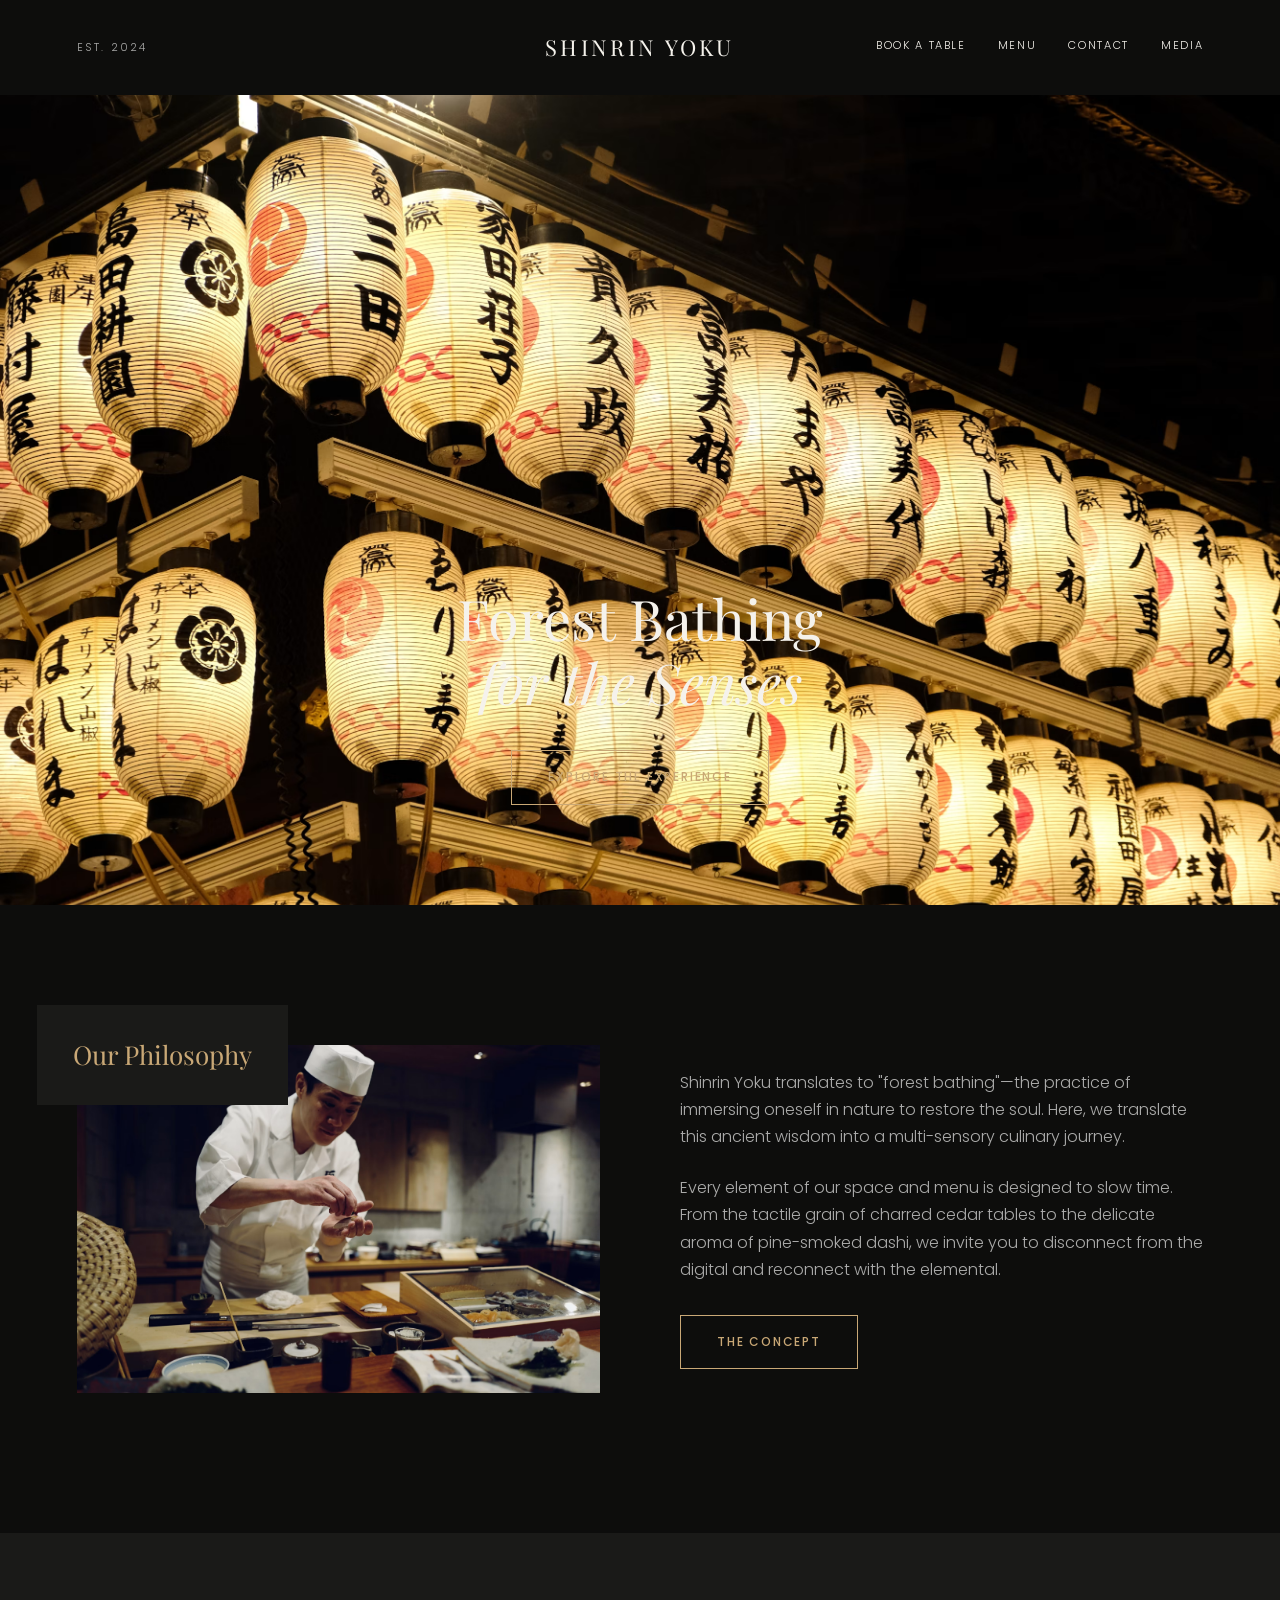
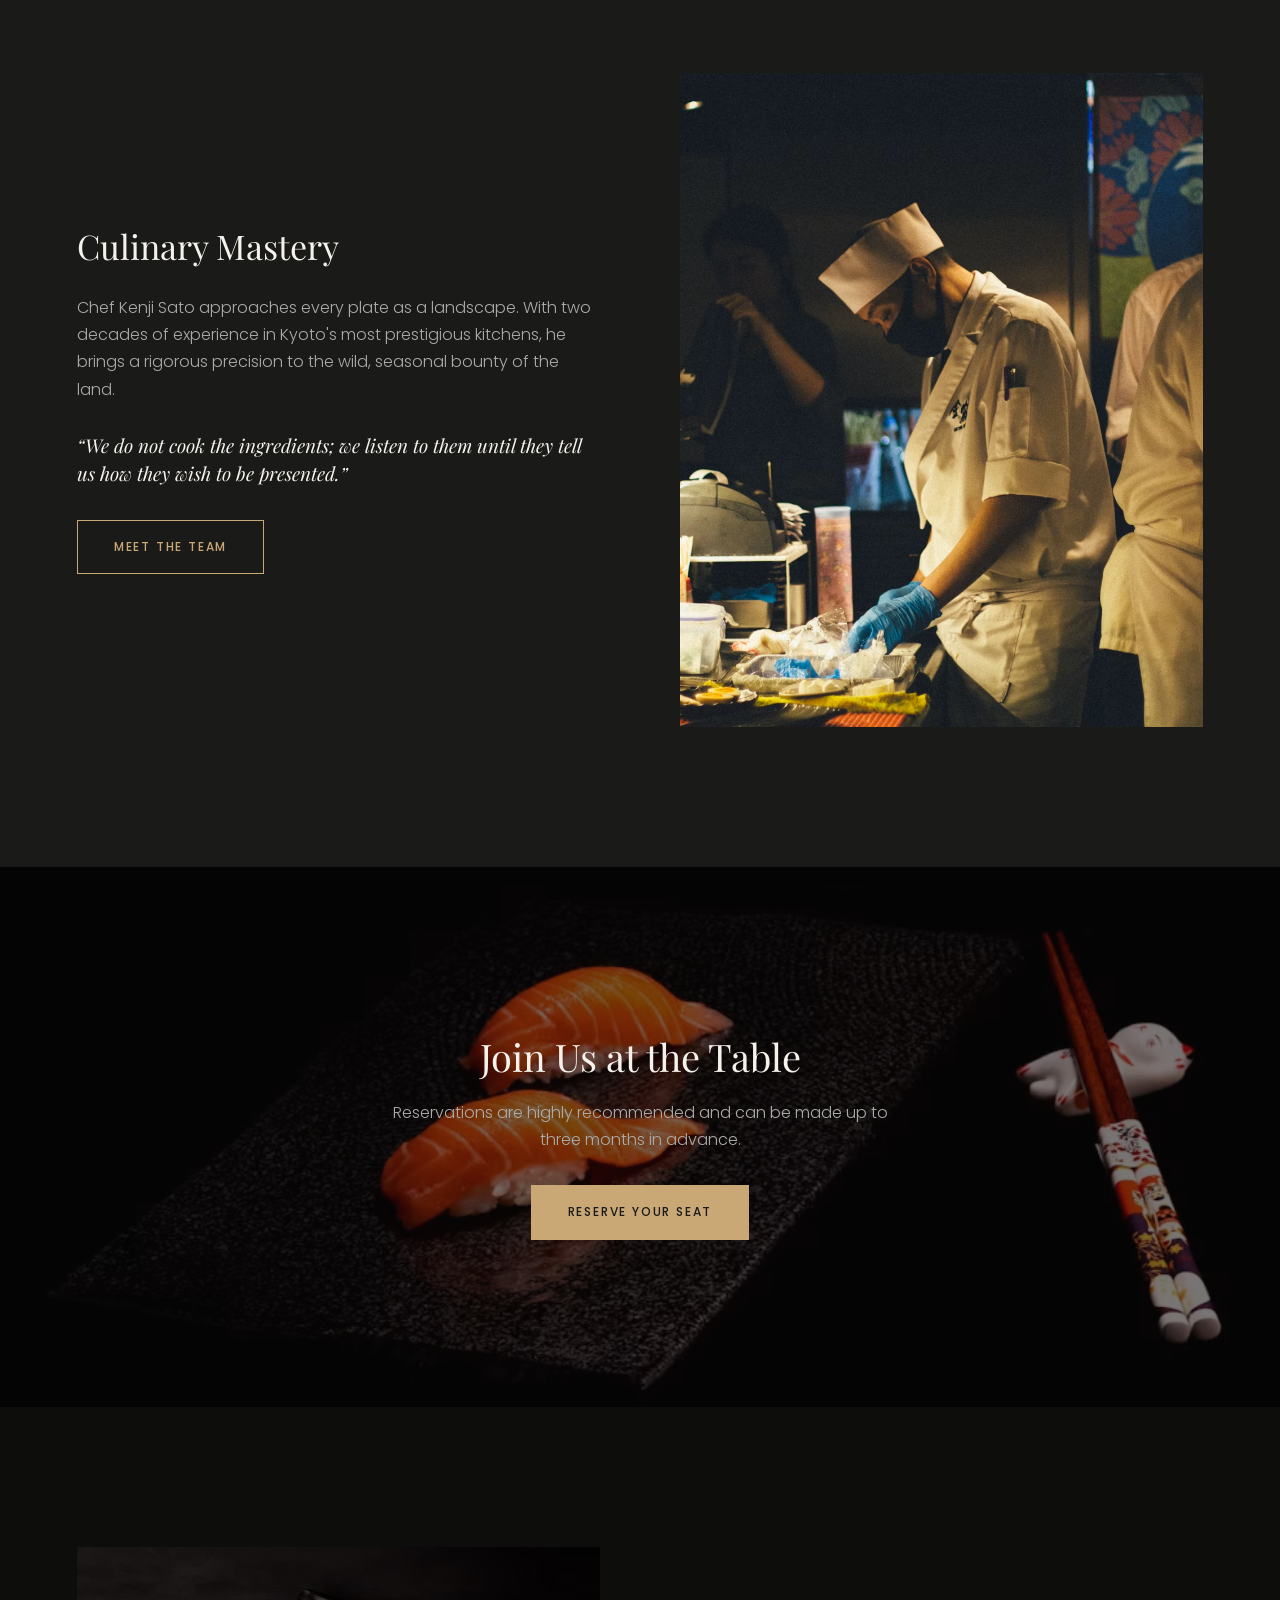
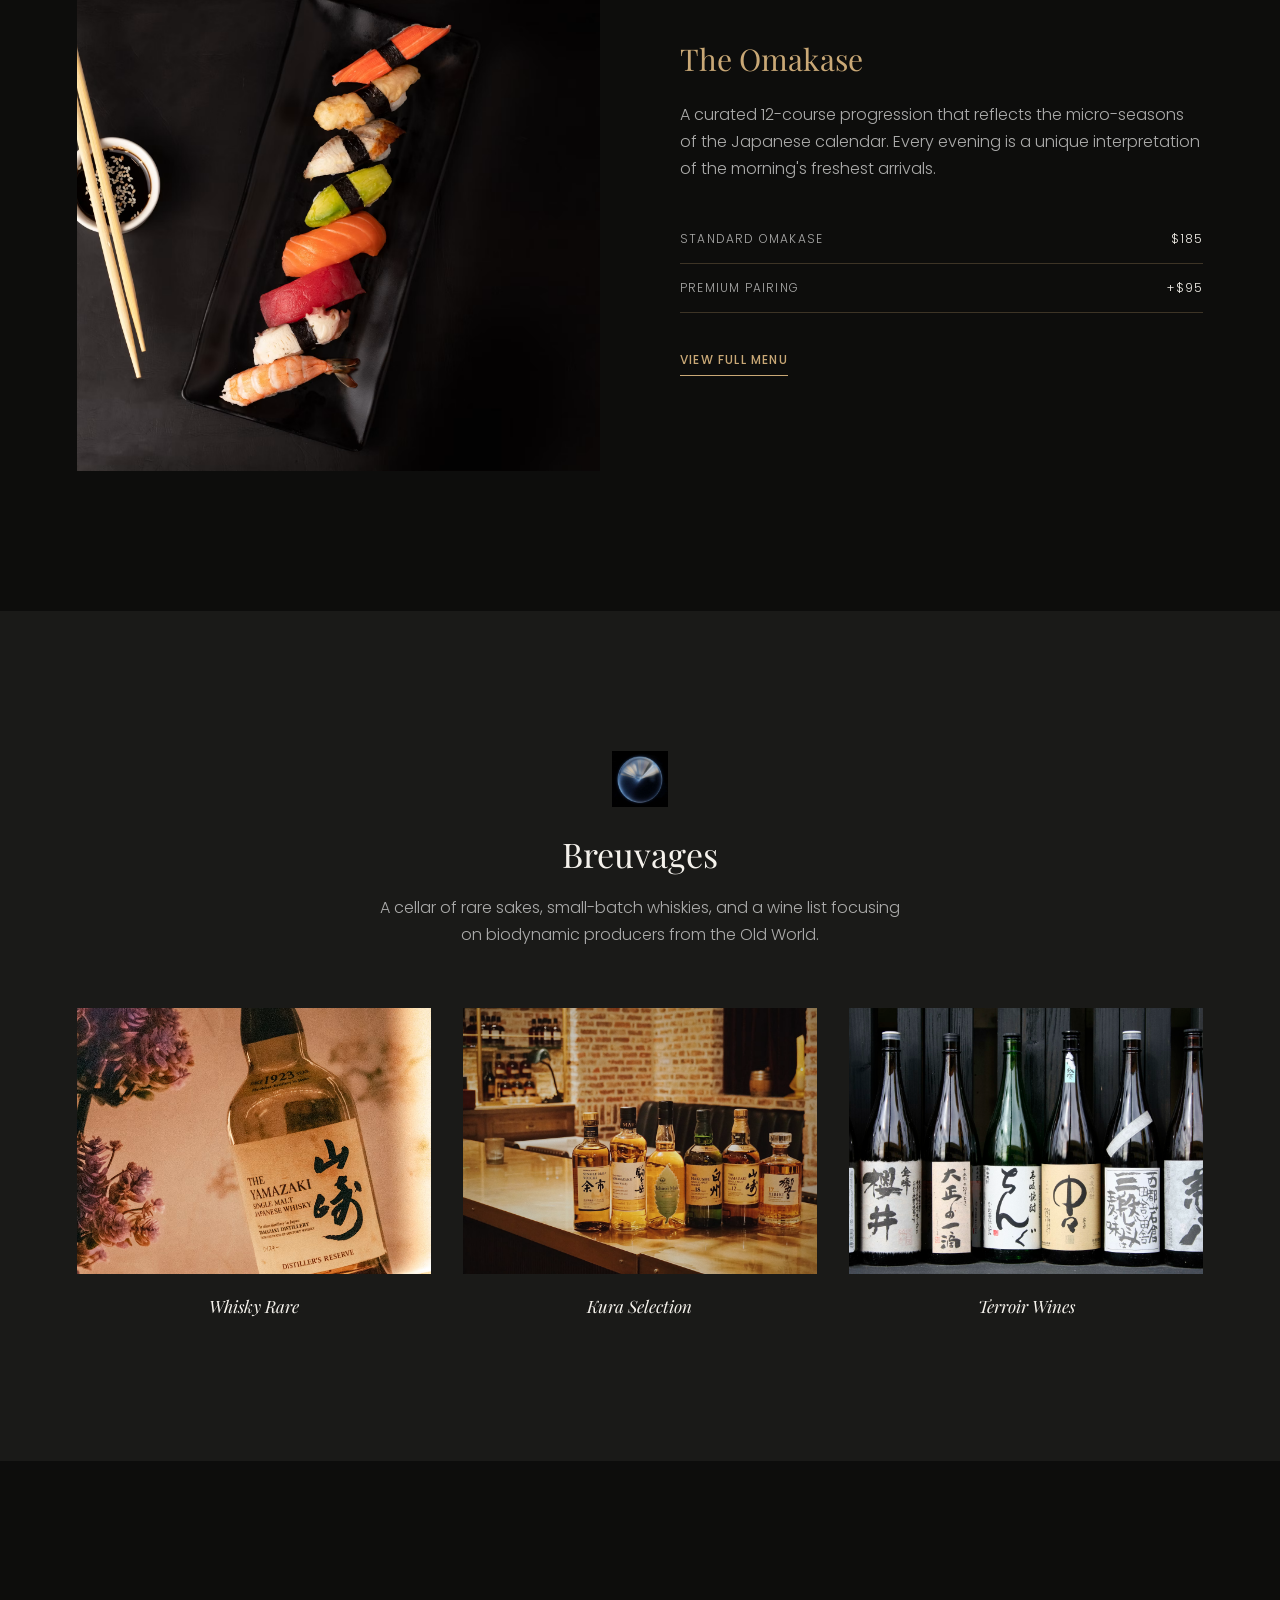
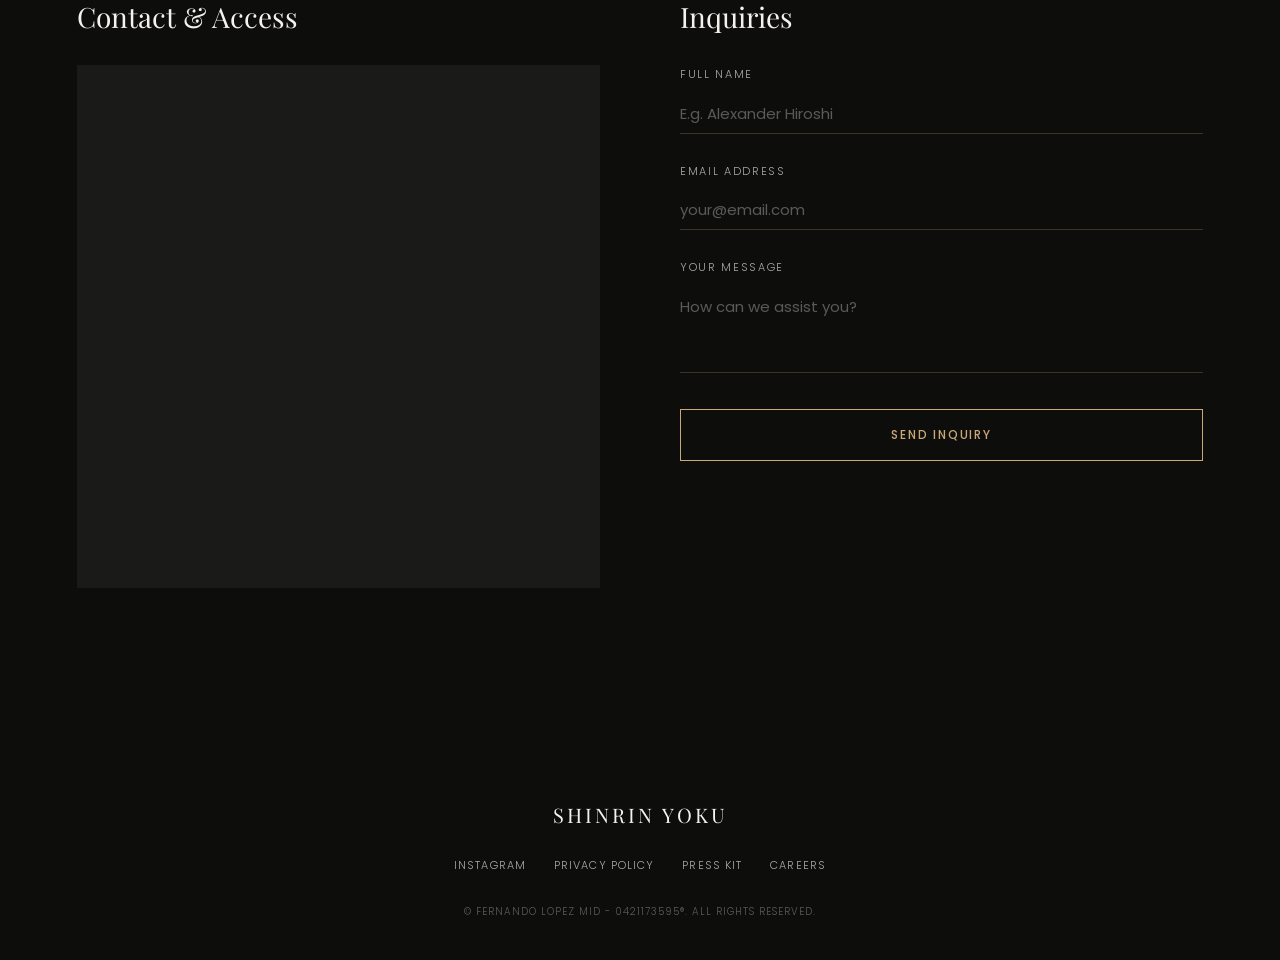
<file: docs/index.html>
<!DOCTYPE html>
<html lang="en">

<head>
  <meta charset="UTF-8">
  <meta name="viewport" content="width=device-width, initial-scale=1.0">
  <title>Shinrin Yoku x Forest Bathing for the Senses</title>
  <link rel="stylesheet" href="css-folder/style.css">
</head>

<body>

  <!-- ===== HEADER- MENUS AND OTHER PAGES ===== -->
  <header class="site-header">
    <span class="site-header__est">Est. 2024</span>
    <a href="#" class="site-header__logo">Shinrin Yoku</a>
    <nav class="site-header__nav">
      <a href="#contact" class="site-header__link">Book a Table</a>
      <a href="menu.html" class="site-header__link">Menu</a>
      <a href="contact.html" class="site-header__link">Contact</a>
      <a href="media.html" class="site-header__link">Media</a>
    </nav>
  </header>

  <main>

    <!-- ===== HERO ===== -->
    <section class="hero">
      <div class="hero__image-wrap">
        <img src="images/image-ver-1.avif" alt="Glowing spherical pendant light" class="hero__image">
      </div>
      <div class="hero__content">
        <h1 class="hero__title">
          Forest Bathing<br>
          <em>for the Senses</em>
        </h1>
        <a href="#philosophy" class="btn btn--outline">Explore the Experience</a>
      </div>
    </section>

    <!-- ===== OUR PHILOSOPHY- SECTION ONE ===== -->
    <section id="philosophy" class="philosophy">
      <div class="philosophy__media">
        <span class="philosophy__label">Our Philosophy</span>
        <img src="images/image-ver-2.avif" alt="Chef making Japanese food" class="hero__image">
      </div>
      <div class="philosophy__content">
        <p>
          Shinrin Yoku translates to "forest bathing"&mdash;the practice of
          immersing oneself in nature to restore the soul. Here, we translate
          this ancient wisdom into a multi-sensory culinary journey.
        </p>
        <p>
          Every element of our space and menu is designed to slow time. From
          the tactile grain of charred cedar tables to the delicate aroma of
          pine-smoked dashi, we invite you to disconnect from the digital and
          reconnect with the elemental.
        </p>
        <a href="#" class="btn btn--outline">The Concept</a>
      </div>
    </section>

    <!-- ===== CULINARY MASTERY - SECTION TWO ===== -->
    <section class="chef">
      <div class="chef__content">
        <h2 class="chef__title">Culinary Mastery</h2>
        <p>
          Chef Kenji Sato approaches every plate as a landscape. With two
          decades of experience in Kyoto's most prestigious kitchens, he
          brings a rigorous precision to the wild, seasonal bounty of the land.
        </p>
        <blockquote class="chef__quote">
          &ldquo;We do not cook the ingredients; we listen to them until they
          tell us how they wish to be presented.&rdquo;
        </blockquote>
        <a href="#" class="btn btn--outline">Meet the Team</a>
      </div>
      <div class="chef__media">
        <img src="images/image-ver-9.avif" alt="Black and white photo of Chef Kenji Sato plating a dish"
          class="chef__image">
      </div>
    </section>

    <!-- ===== JOIN US AT THE TABLE (CTA banner) ===== -->
    <section class="cta-banner">
      <img src="images/image-ver-3.avif" alt="Overhead view of ceramic plates and cups on a dark table"
        class="cta-banner__image">
      <div class="cta-banner__content">
        <h2 class="cta-banner__title">Join Us at the Table</h2>
        <p class="cta-banner__text">
          Reservations are highly recommended and can be made up to three
          months in advance.
        </p>
        <a href="#contact" class="btn btn--solid">Reserve Your Seat</a>
      </div>
    </section>

    <!-- ===== THE OMAKASE - CONTENT.1===== -->
    <section class="omakase">
      <div class="omakase__media">
        <img src="images/image-ver-4.avif" alt="Plated sashimi dish garnished with herbs" class="omakase__image">
      </div>
      <div class="omakase__content">
        <h2 class="omakase__title">The Omakase</h2>
        <p>
          A curated 12-course progression that reflects the micro-seasons of
          the Japanese calendar. Every evening is a unique interpretation of
          the morning's freshest arrivals.
        </p>
        <dl class="omakase__pricing">
          <div class="omakase__price-row">
            <dt>Standard Omakase</dt>
            <dd>$185</dd>
          </div>
          <div class="omakase__price-row">
            <dt>Premium Pairing</dt>
            <dd>+$95</dd>
          </div>
        </dl>
        <a href="#" class="link-underline">View Full Menu</a>
      </div>
    </section>

    <!-- ===== BREUVAGES - CONTENT.2 ===== -->
    <section class="beverages">
      <img src="images/image-ver-7.1.jpg" alt="" class="beverages__icon" aria-hidden="true">
      <h2 class="beverages__title">Breuvages</h2>
      <p class="beverages__subtitle">
        A cellar of rare sakes, small-batch whiskies, and a wine list
        focusing on biodynamic producers from the Old World.
      </p>
      <div class="beverages__grid">
        <figure class="beverages__item">
          <img src="images/image-ver-7.avif" alt="Whisky on the rocks in a glass">
          <figcaption>Whisky Rare</figcaption>
        </figure>
        <figure class="beverages__item">
          <img src="images/image-ver-5.avif" alt="Sake cups with steam rising, candlelit">
          <figcaption>Kura Selection</figcaption>
        </figure>
        <figure class="beverages__item">
          <img src="images/image-ver-6.avif" alt="Wine being poured into a glass by candlelight">
          <figcaption>Terroir Wines</figcaption>
        </figure>
      </div>
    </section>

    <!-- ===== CONTACT & INQUIRIES ===== -->
    <section id="contact" class="contact">
      <div class="contact__info">
        <h2 class="contact__title">Contact &amp; Access</h2>
        <div class="contact__map">
          <iframe
            src="https://www.google.com/maps/embed?pb=!1m18!1m12!1m3!1d17740.45070886185!2d-75.7501778025204!3d45.360332493445064!2m3!1f0!2f0!3f0!3m2!1i1024!2i768!4f13.1!3m3!1m2!1s0x4cce0718cc4a6ad7%3A0xc6cc467725843e2b!2sAlgonquin%20College%20-%20Ottawa%20Campus!5e1!3m2!1sen!2sca!4v1786852177380!5m2!1sen!2sca"
            width="600" height="450" style="border:0;" allowfullscreen="" loading="lazy"
            referrerpolicy="strict-origin-when-cross-origin"></iframe>
          <span class="contact__map-pin" aria-hidden="true"></span>
          <p class="contact__address">1385 Woodroffe Ave, Ottawa, ON K2G 1V8</p>
        </div>
      </div>

      <div class="contact__form-wrap">
        <h2 class="contact__title">Inquiries</h2>
        <form class="contact__form">
          <div class="form-field">
            <label for="full-name">Full Name</label>
            <input type="text" id="full-name" name="full-name" placeholder="E.g. Alexander Hiroshi">
          </div>
          <div class="form-field">
            <label for="email">Email Address</label>
            <input type="email" id="email" name="email" placeholder="your@email.com">
          </div>
          <div class="form-field">
            <label for="message">Your Message</label>
            <textarea id="message" name="message" placeholder="How can we assist you?" rows="3"></textarea>
          </div>
          <button type="submit" class="btn btn--outline btn--full">Send Inquiry</button>
        </form>
      </div>
    </section>

  </main>

  <!-- ===== FOOTER ===== -->
  <footer class="site-footer">
    <p class="site-footer__logo">Shinrin Yoku</p>
    <nav class="site-footer__nav">
      <a href="https://www.instagram.com/">Instagram</a>
      <a href="#">Privacy Policy</a>
      <a href="#">Press Kit</a>
      <a href="#">Careers</a>
    </nav>
    <p class="site-footer__copyright"> &copy; Fernando Lopez MID - 0421173595®. All rights reserved.</p>
  </footer>

</body>

</html>
</file>
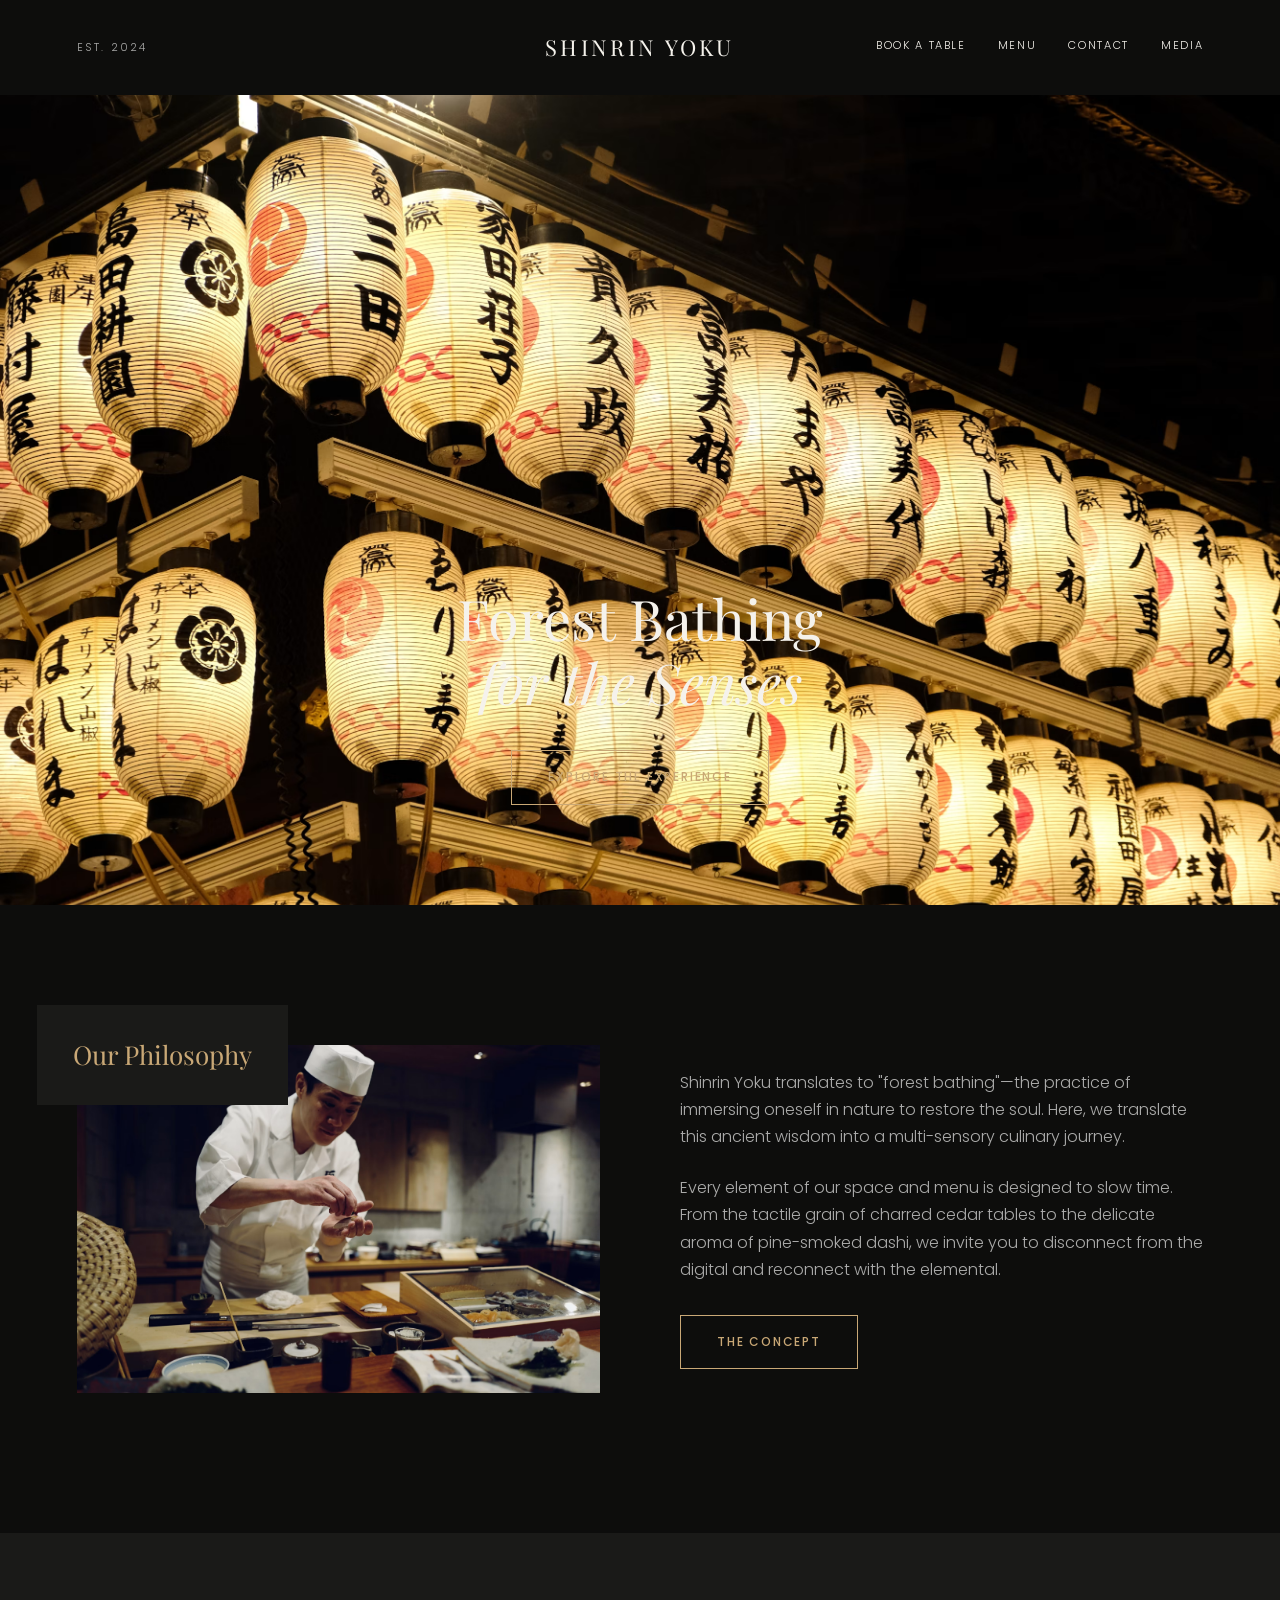
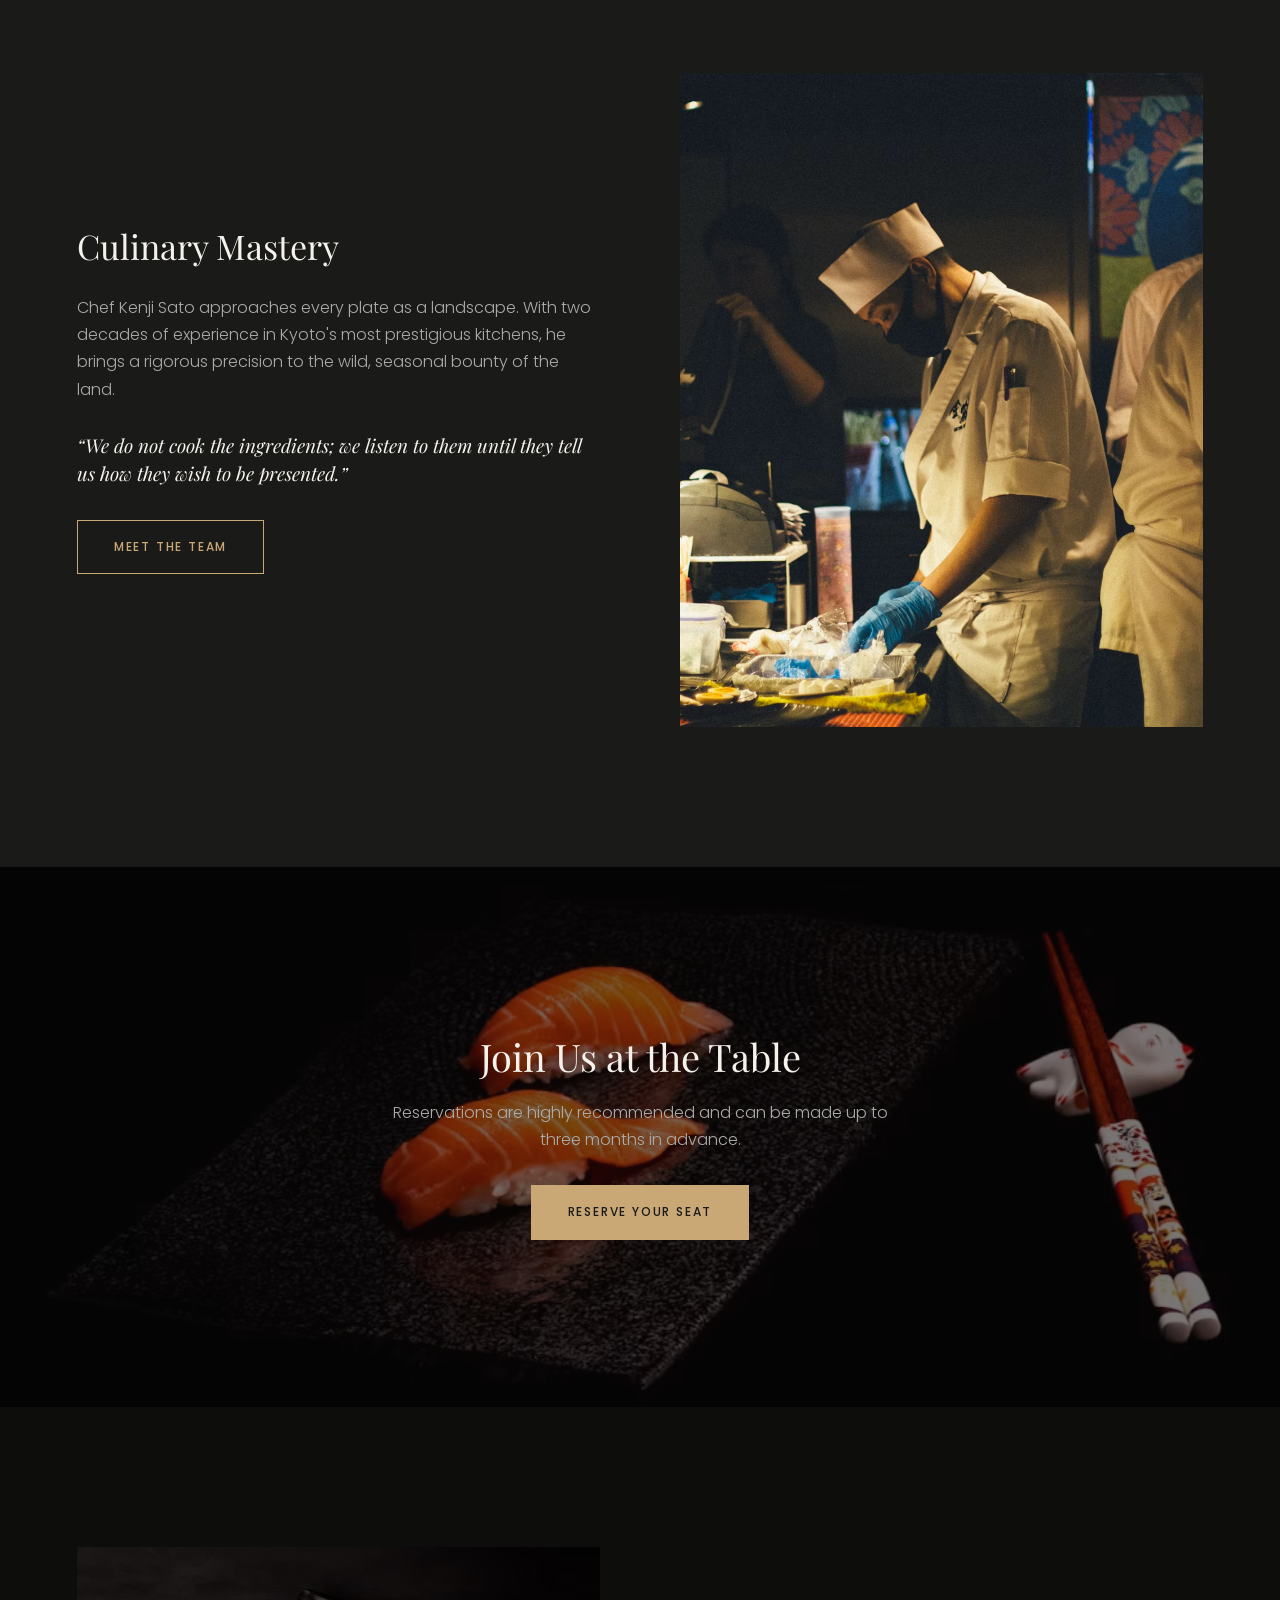
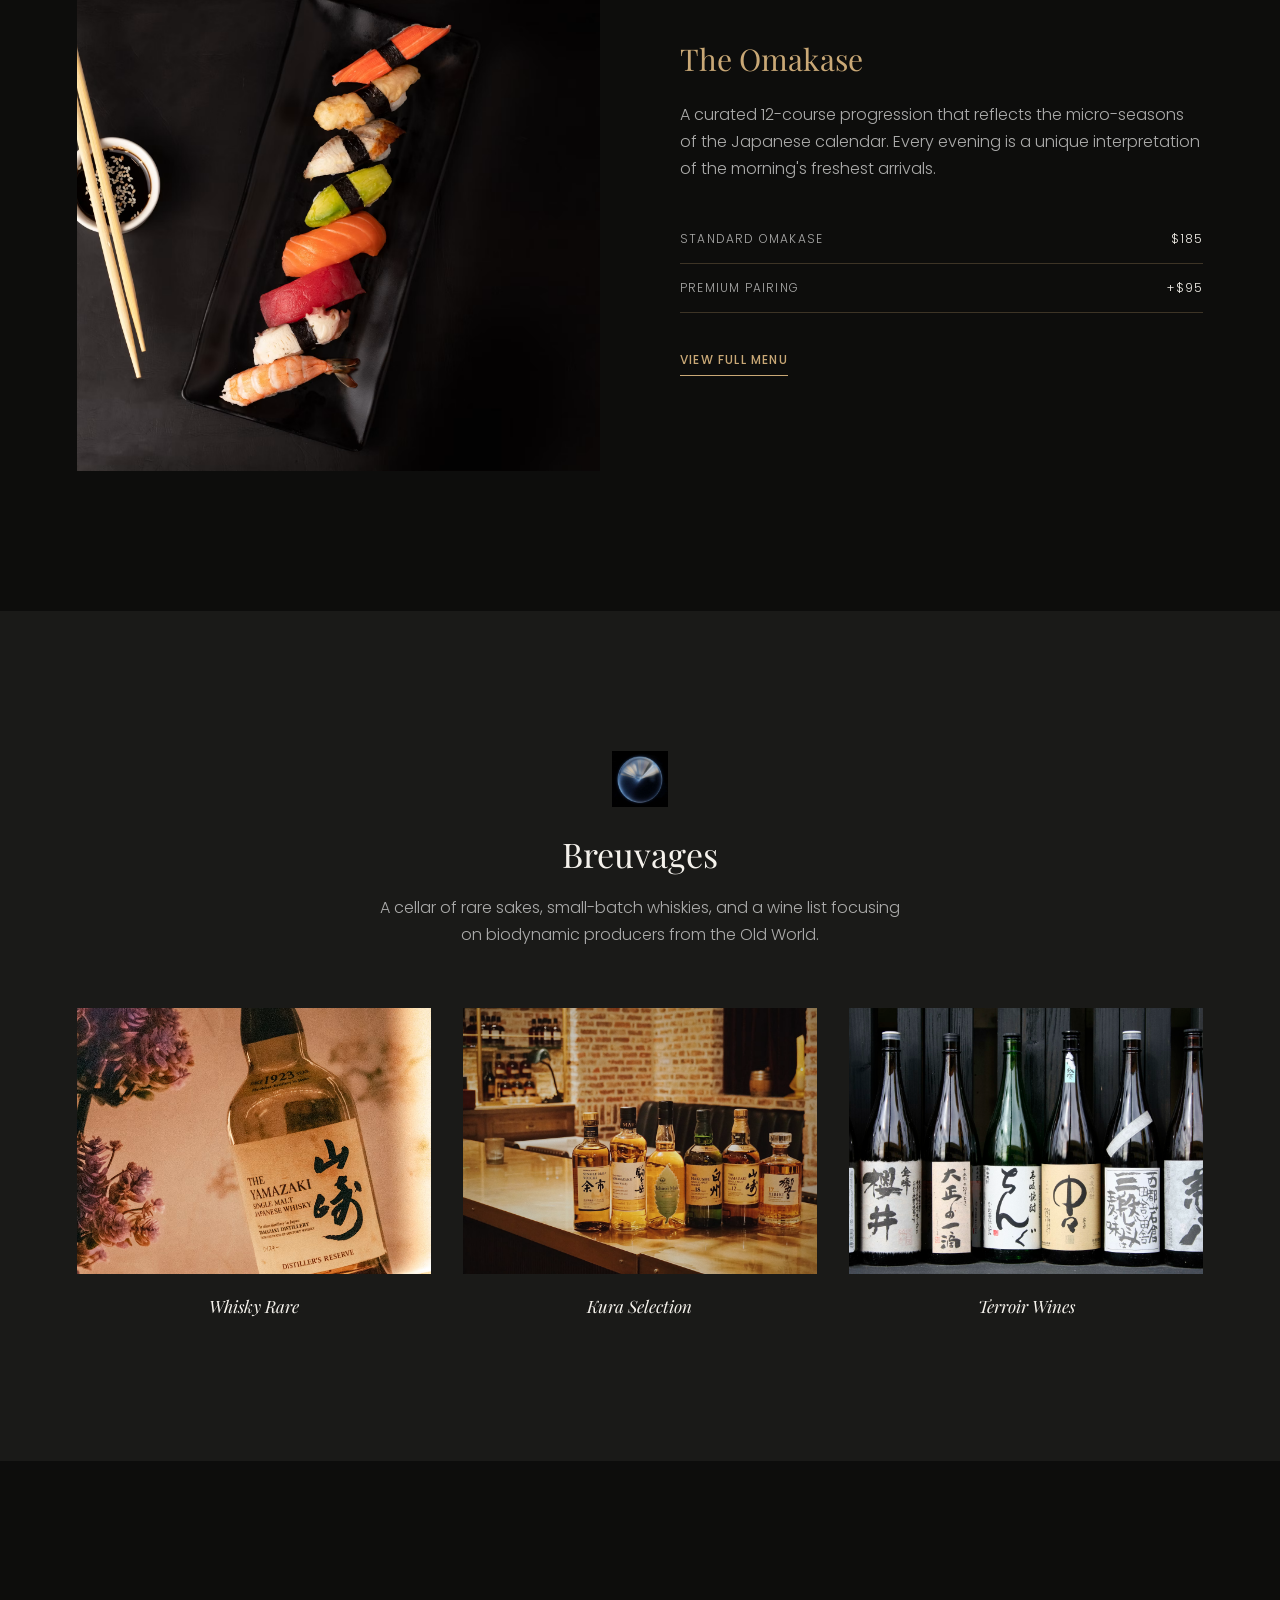
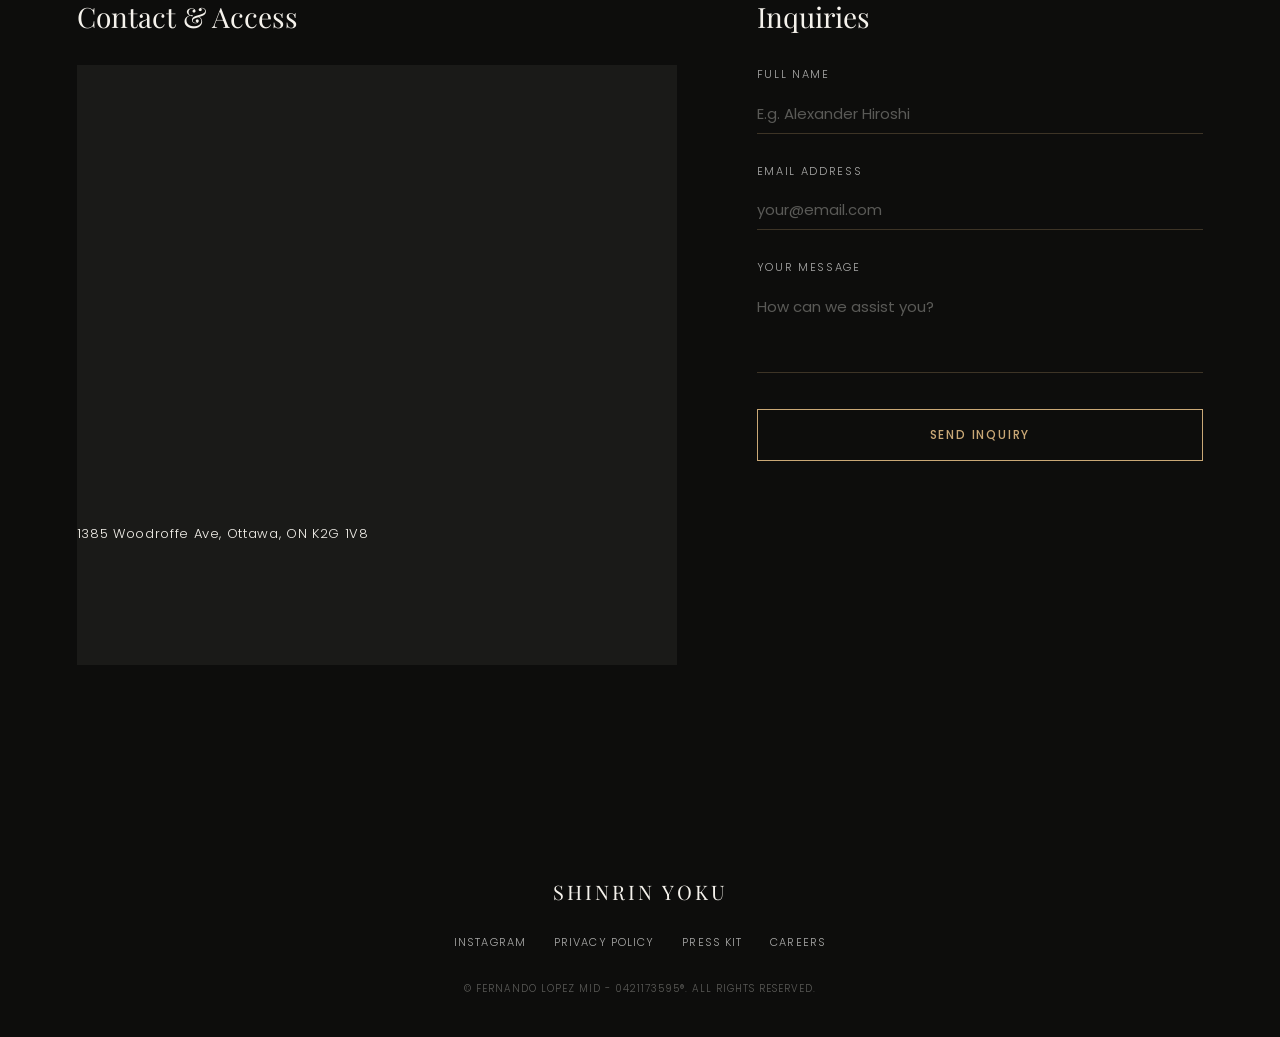
<file: Htmls/index.html>
<!DOCTYPE html>
<html lang="en">

<head>
  <meta charset="UTF-8">
  <meta name="viewport" content="width=device-width, initial-scale=1.0">
  <title>Shinrin Yoku — Forest Bathing for the Senses</title>
  <link rel="stylesheet" href="style.css">
</head>

<body>

  <!-- ===== HEADER- MENUS AND OTHER PAGES ===== -->
  <header class="site-header">
    <span class="site-header__est">Est. 2024</span>
    <a href="#" class="site-header__logo">Shinrin Yoku</a>
    <nav class="site-header__nav">
      <a href="#contact" class="site-header__link">Book a Table</a>
      <a href="menu.html" class="site-header__link">Menu</a>
      <a href="contact.html" class="site-header__link">Contact</a>
      <a href="media.html" class="site-header__link">Media</a>
    </nav>
  </header>

  <main>

    <!-- ===== HERO ===== -->
    <section class="hero">
      <div class="hero__image-wrap">
        <img src="images/image-ver-1.avif" alt="Glowing spherical pendant light" class="hero__image">
      </div>
      <div class="hero__content">
        <h1 class="hero__title">
          Forest Bathing<br>
          <em>for the Senses</em>
        </h1>
        <a href="#philosophy" class="btn btn--outline">Explore the Experience</a>
      </div>
    </section>

    <!-- ===== OUR PHILOSOPHY- SECTION ONE ===== -->
    <section id="philosophy" class="philosophy">
      <div class="philosophy__media">
        <span class="philosophy__label">Our Philosophy</span>
        <img src="images/image-ver-2.avif" alt="Chef making Japanese food" class="hero__image">
      </div>
      <div class="philosophy__content">
        <p>
          Shinrin Yoku translates to "forest bathing"&mdash;the practice of
          immersing oneself in nature to restore the soul. Here, we translate
          this ancient wisdom into a multi-sensory culinary journey.
        </p>
        <p>
          Every element of our space and menu is designed to slow time. From
          the tactile grain of charred cedar tables to the delicate aroma of
          pine-smoked dashi, we invite you to disconnect from the digital and
          reconnect with the elemental.
        </p>
        <a href="#" class="btn btn--outline">The Concept</a>
      </div>
    </section>

    <!-- ===== CULINARY MASTERY - SECTION TWO ===== -->
    <section class="chef">
      <div class="chef__content">
        <h2 class="chef__title">Culinary Mastery</h2>
        <p>
          Chef Kenji Sato approaches every plate as a landscape. With two
          decades of experience in Kyoto's most prestigious kitchens, he
          brings a rigorous precision to the wild, seasonal bounty of the land.
        </p>
        <blockquote class="chef__quote">
          &ldquo;We do not cook the ingredients; we listen to them until they
          tell us how they wish to be presented.&rdquo;
        </blockquote>
        <a href="#" class="btn btn--outline">Meet the Team</a>
      </div>
      <div class="chef__media">
        <img src="images/image-ver-9.avif" alt="Black and white photo of Chef Kenji Sato plating a dish"
          class="chef__image">
      </div>
    </section>

    <!-- ===== JOIN US AT THE TABLE (CTA banner) ===== -->
    <section class="cta-banner">
      <img src="images/image-ver-3.avif" alt="Overhead view of ceramic plates and cups on a dark table"
        class="cta-banner__image">
      <div class="cta-banner__content">
        <h2 class="cta-banner__title">Join Us at the Table</h2>
        <p class="cta-banner__text">
          Reservations are highly recommended and can be made up to three
          months in advance.
        </p>
        <a href="#contact" class="btn btn--solid">Reserve Your Seat</a>
      </div>
    </section>

    <!-- ===== THE OMAKASE - CONTENT.1===== -->
    <section class="omakase">
      <div class="omakase__media">
        <img src="images/image-ver-4.avif" alt="Plated sashimi dish garnished with herbs" class="omakase__image">
      </div>
      <div class="omakase__content">
        <h2 class="omakase__title">The Omakase</h2>
        <p>
          A curated 12-course progression that reflects the micro-seasons of
          the Japanese calendar. Every evening is a unique interpretation of
          the morning's freshest arrivals.
        </p>
        <dl class="omakase__pricing">
          <div class="omakase__price-row">
            <dt>Standard Omakase</dt>
            <dd>$185</dd>
          </div>
          <div class="omakase__price-row">
            <dt>Premium Pairing</dt>
            <dd>+$95</dd>
          </div>
        </dl>
        <a href="#" class="link-underline">View Full Menu</a>
      </div>
    </section>

    <!-- ===== BREUVAGES - CONTENT.2 ===== -->
    <section class="beverages">
      <img src="images/image-ver-7.1.jpg" alt="" class="beverages__icon" aria-hidden="true">
      <h2 class="beverages__title">Breuvages</h2>
      <p class="beverages__subtitle">
        A cellar of rare sakes, small-batch whiskies, and a wine list
        focusing on biodynamic producers from the Old World.
      </p>
      <div class="beverages__grid">
        <figure class="beverages__item">
          <img src="images/image-ver-7.avif" alt="Whisky on the rocks in a glass">
          <figcaption>Whisky Rare</figcaption>
        </figure>
        <figure class="beverages__item">
          <img src="images/image-ver-5.avif" alt="Sake cups with steam rising, candlelit">
          <figcaption>Kura Selection</figcaption>
        </figure>
        <figure class="beverages__item">
          <img src="images/image-ver-6.avif" alt="Wine being poured into a glass by candlelight">
          <figcaption>Terroir Wines</figcaption>
        </figure>
      </div>
    </section>

    <!-- ===== CONTACT & INQUIRIES ===== -->
    <section id="contact" class="contact">
      <div class="contact__info">
        <h2 class="contact__title">Contact &amp; Access</h2>
        <div class="contact__map">
          <iframe
            src="https://www.google.com/maps/embed?pb=!1m18!1m12!1m3!1d17740.45070886185!2d-75.7501778025204!3d45.360332493445064!2m3!1f0!2f0!3f0!3m2!1i1024!2i768!4f13.1!3m3!1m2!1s0x4cce0718cc4a6ad7%3A0xc6cc467725843e2b!2sAlgonquin%20College%20-%20Ottawa%20Campus!5e1!3m2!1sen!2sca!4v1786852177380!5m2!1sen!2sca"
            width="600" height="450" style="border:0;" allowfullscreen="" loading="lazy"
            referrerpolicy="strict-origin-when-cross-origin"></iframe>
          <span class="contact__map-pin" aria-hidden="true"></span>
          <p class="contact__address">1385 Woodroffe Ave, Ottawa, ON K2G 1V8</p>
        </div>
      </div>

      <div class="contact__form-wrap">
        <h2 class="contact__title">Inquiries</h2>
        <form class="contact__form">
          <div class="form-field">
            <label for="full-name">Full Name</label>
            <input type="text" id="full-name" name="full-name" placeholder="E.g. Alexander Hiroshi">
          </div>
          <div class="form-field">
            <label for="email">Email Address</label>
            <input type="email" id="email" name="email" placeholder="your@email.com">
          </div>
          <div class="form-field">
            <label for="message">Your Message</label>
            <textarea id="message" name="message" placeholder="How can we assist you?" rows="3"></textarea>
          </div>
          <button type="submit" class="btn btn--outline btn--full">Send Inquiry</button>
        </form>
      </div>
    </section>

  </main>

  <!-- ===== FOOTER ===== -->
  <footer class="site-footer">
    <p class="site-footer__logo">Shinrin Yoku</p>
    <nav class="site-footer__nav">
      <a href="https://www.instagram.com/">Instagram</a>
      <a href="#">Privacy Policy</a>
      <a href="#">Press Kit</a>
      <a href="#">Careers</a>
    </nav>
    <p class="site-footer__copyright"> &copy; Fernando Lopez MID - 0421173595®. All rights reserved.</p>
  </footer>

</body>

</html>
</file>
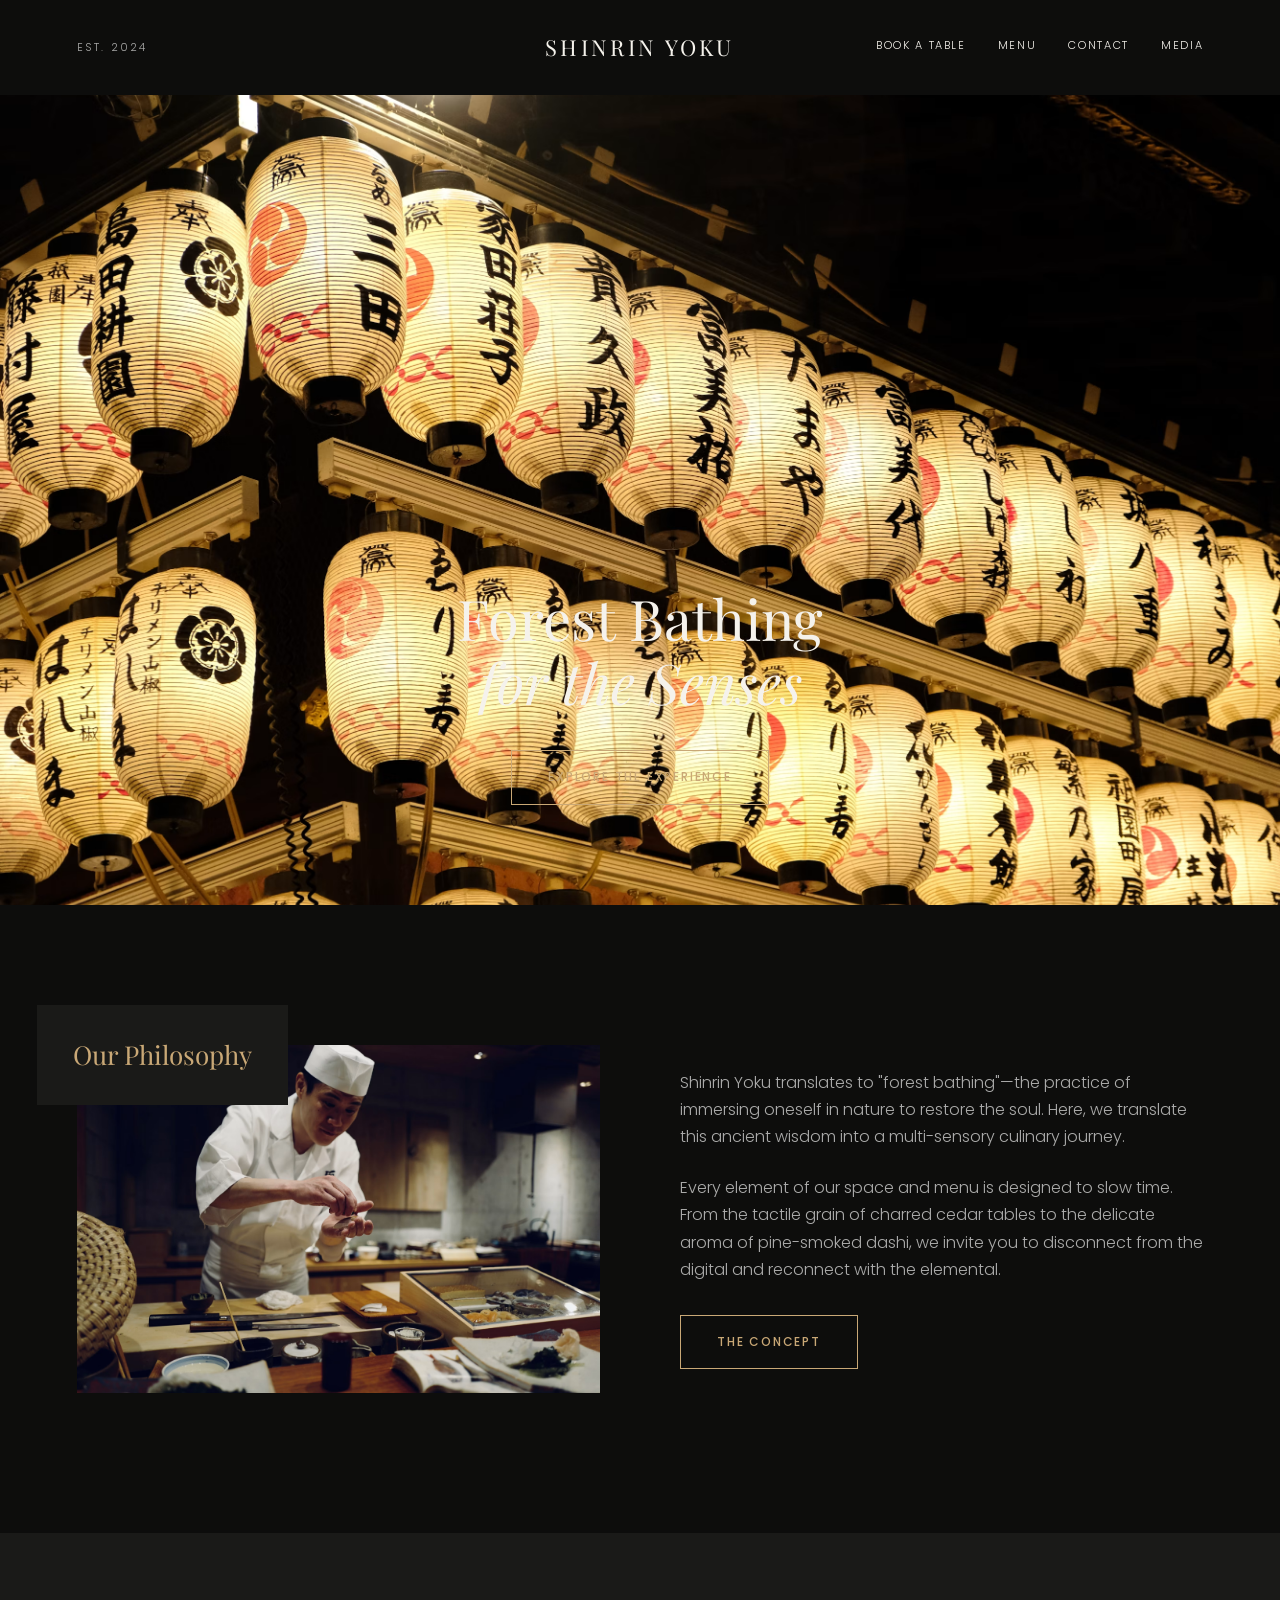
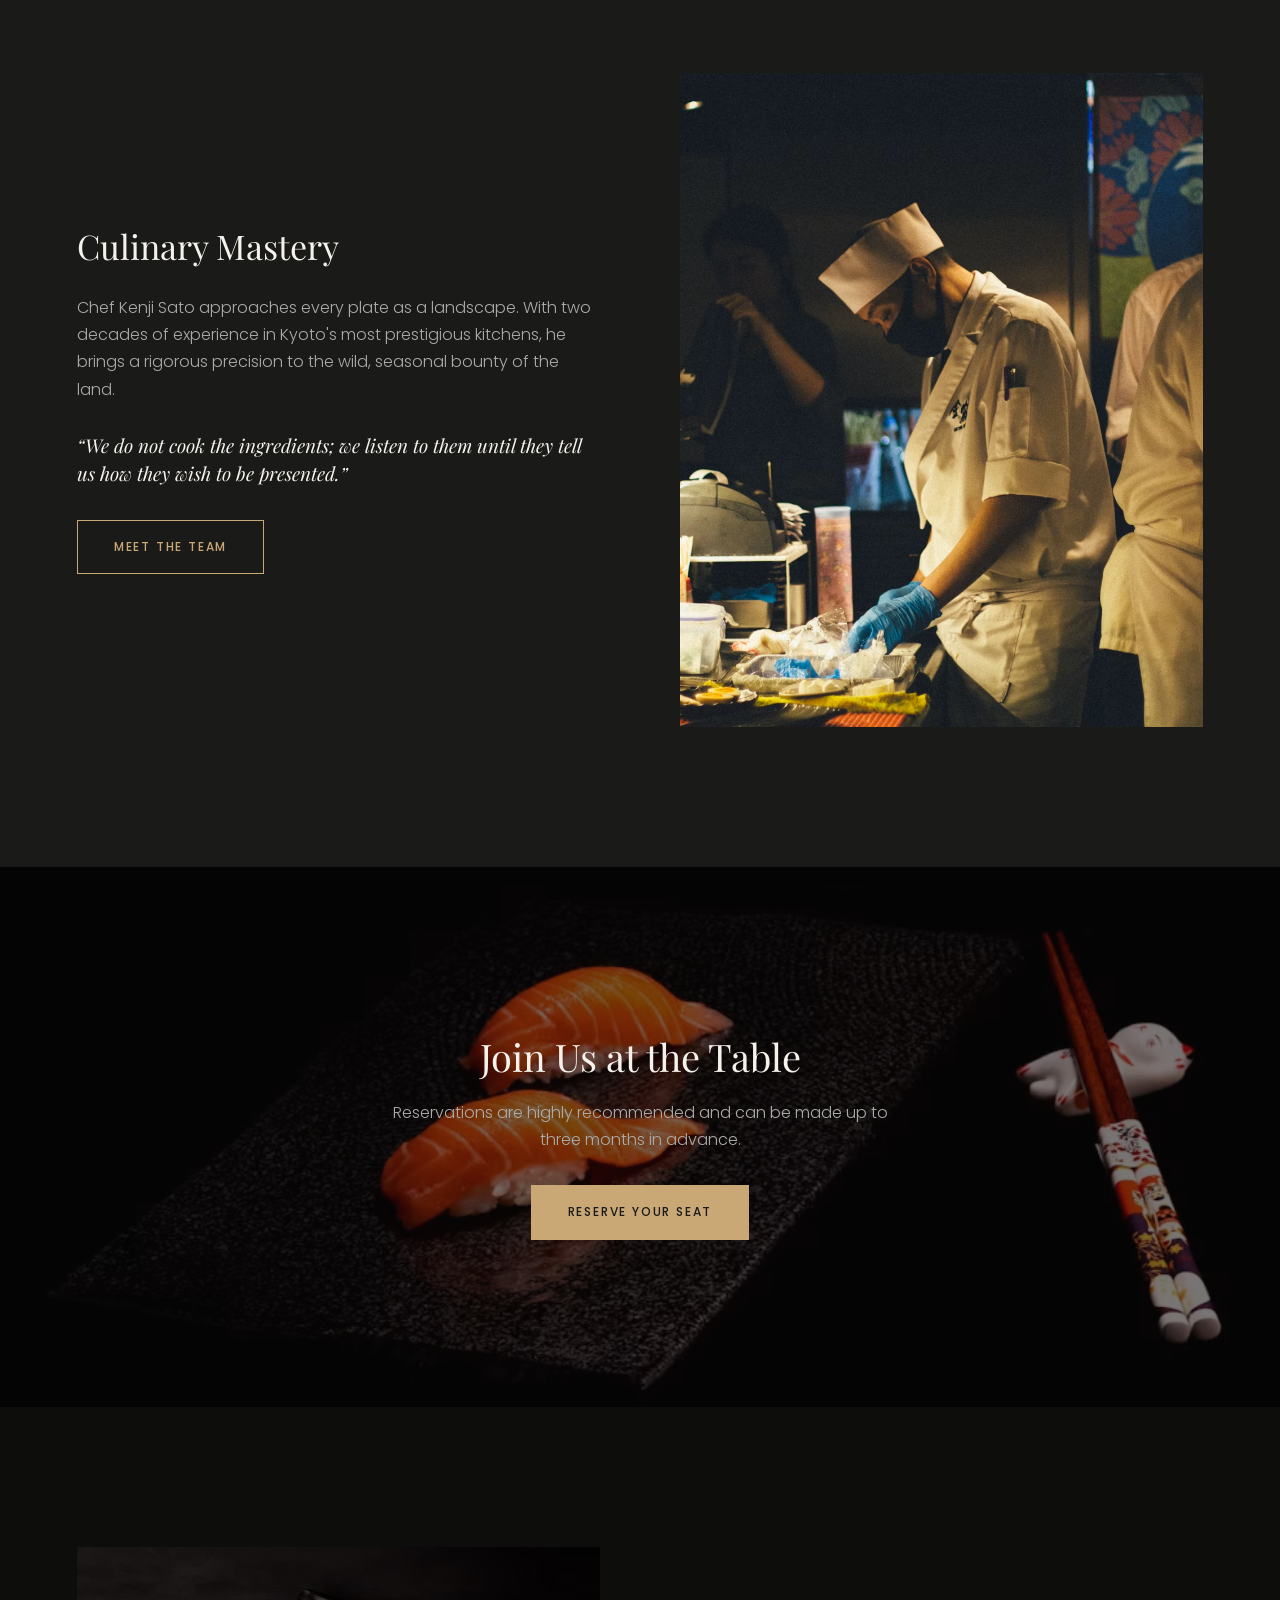
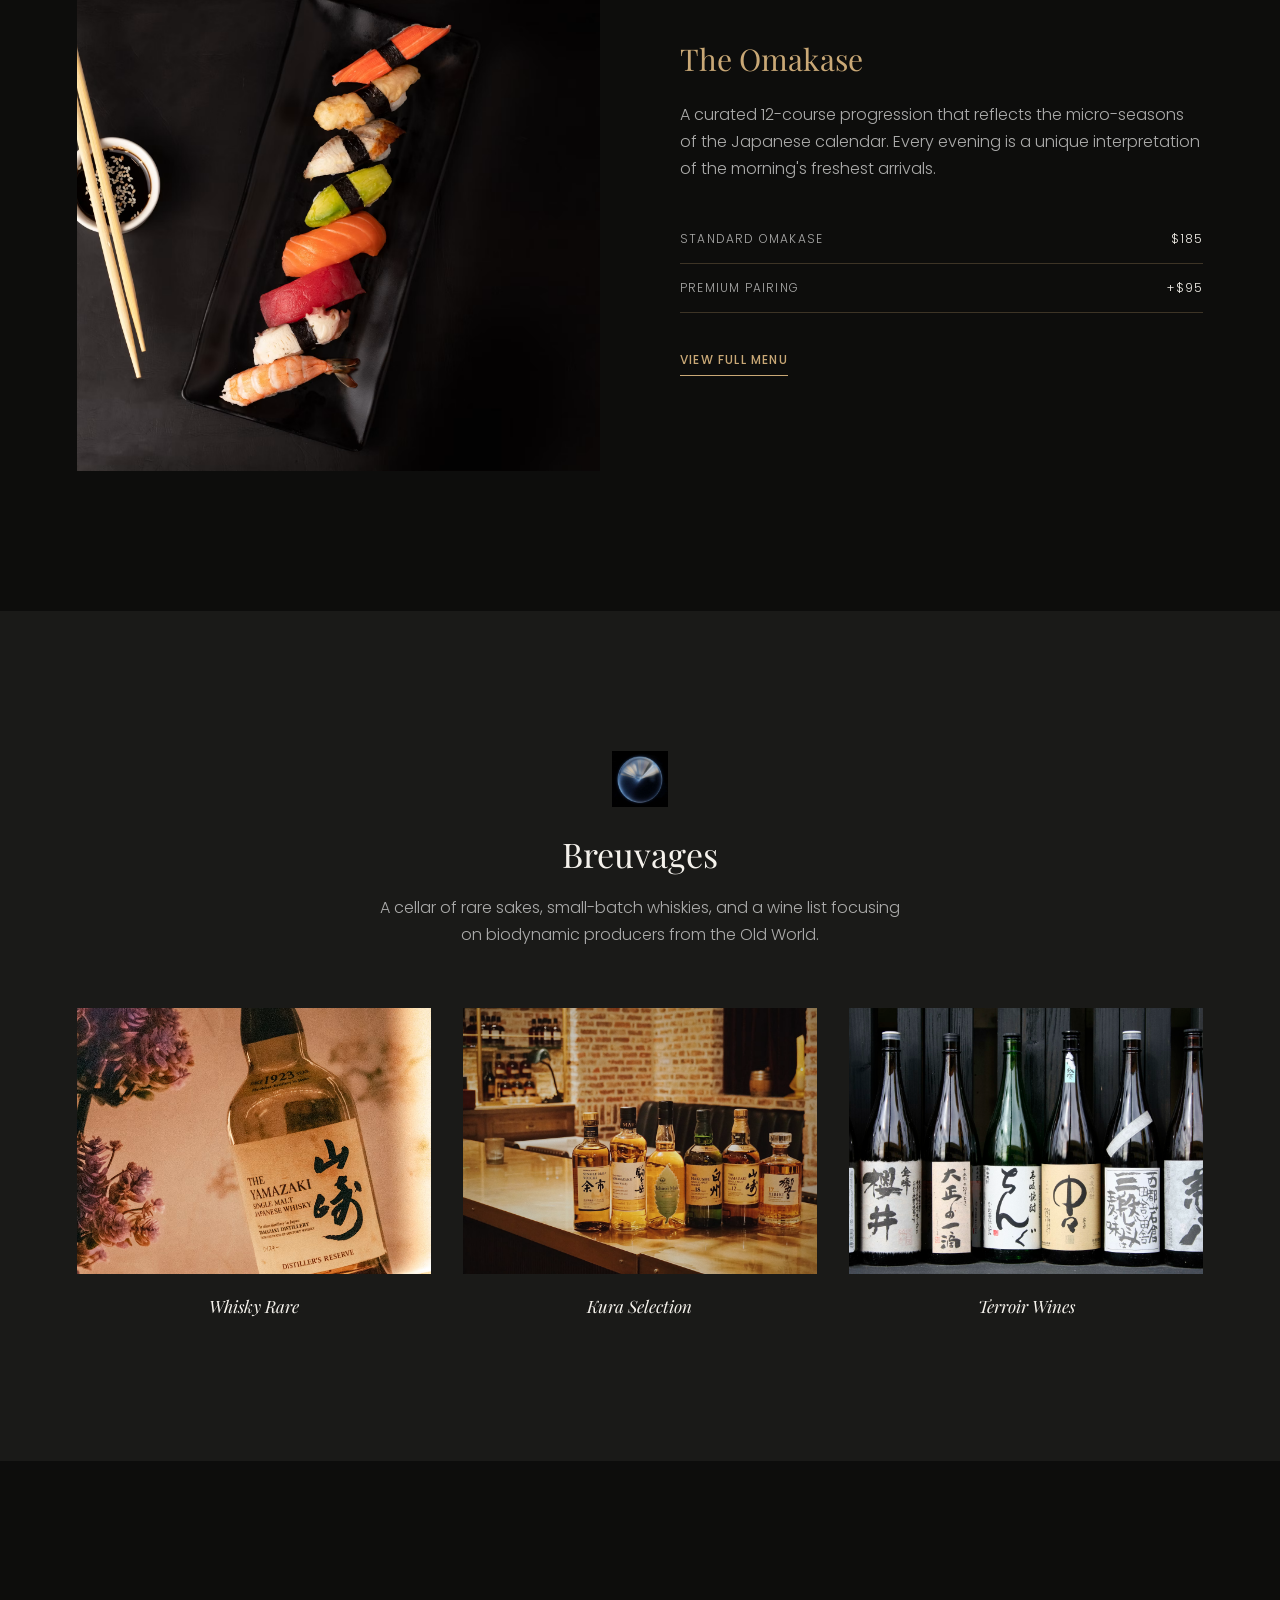
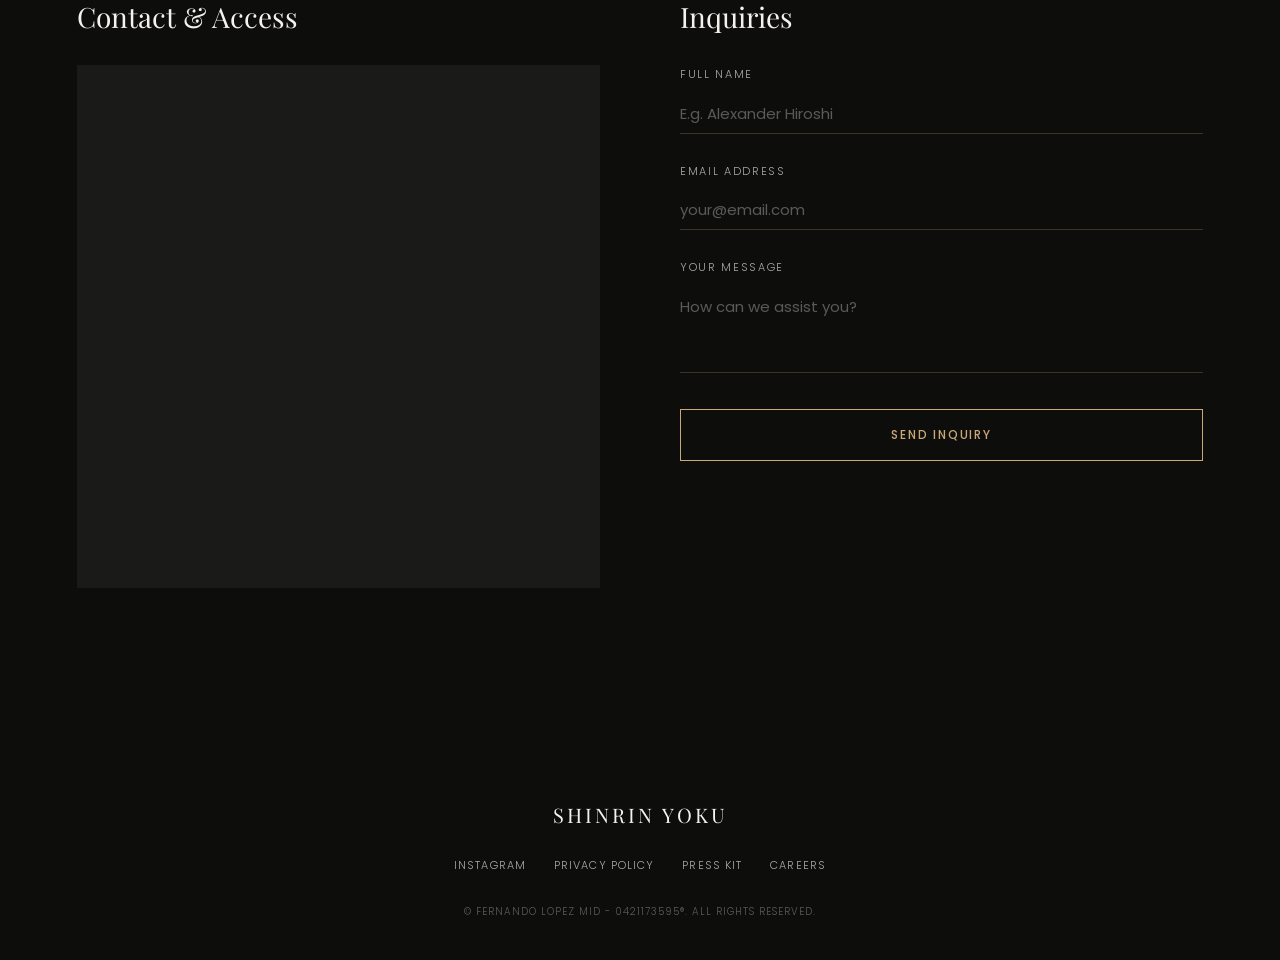
<file: htmls/index.html>
<!DOCTYPE html>
<html lang="en">

<head>
  <meta charset="UTF-8">
  <meta name="viewport" content="width=device-width, initial-scale=1.0">
  <title>Shinrin Yoku x Forest Bathing for the Senses</title>
  <link rel="stylesheet" href="../css-folder/style.css">
</head>

<body>

  <!-- ===== HEADER- MENUS AND OTHER PAGES ===== -->
  <header class="site-header">
    <span class="site-header__est">Est. 2024</span>
    <a href="#" class="site-header__logo">Shinrin Yoku</a>
    <nav class="site-header__nav">
      <a href="#contact" class="site-header__link">Book a Table</a>
      <a href="menu.html" class="site-header__link">Menu</a>
      <a href="contact.html" class="site-header__link">Contact</a>
      <a href="media.html" class="site-header__link">Media</a>
    </nav>
  </header>

  <main>

    <!-- ===== HERO ===== -->
    <section class="hero">
      <div class="hero__image-wrap">
        <img src="images/image-ver-1.avif" alt="Glowing spherical pendant light" class="hero__image">
      </div>
      <div class="hero__content">
        <h1 class="hero__title">
          Forest Bathing<br>
          <em>for the Senses</em>
        </h1>
        <a href="#philosophy" class="btn btn--outline">Explore the Experience</a>
      </div>
    </section>

    <!-- ===== OUR PHILOSOPHY- SECTION ONE ===== -->
    <section id="philosophy" class="philosophy">
      <div class="philosophy__media">
        <span class="philosophy__label">Our Philosophy</span>
        <img src="images/image-ver-2.avif" alt="Chef making Japanese food" class="hero__image">
      </div>
      <div class="philosophy__content">
        <p>
          Shinrin Yoku translates to "forest bathing"&mdash;the practice of
          immersing oneself in nature to restore the soul. Here, we translate
          this ancient wisdom into a multi-sensory culinary journey.
        </p>
        <p>
          Every element of our space and menu is designed to slow time. From
          the tactile grain of charred cedar tables to the delicate aroma of
          pine-smoked dashi, we invite you to disconnect from the digital and
          reconnect with the elemental.
        </p>
        <a href="#" class="btn btn--outline">The Concept</a>
      </div>
    </section>

    <!-- ===== CULINARY MASTERY - SECTION TWO ===== -->
    <section class="chef">
      <div class="chef__content">
        <h2 class="chef__title">Culinary Mastery</h2>
        <p>
          Chef Kenji Sato approaches every plate as a landscape. With two
          decades of experience in Kyoto's most prestigious kitchens, he
          brings a rigorous precision to the wild, seasonal bounty of the land.
        </p>
        <blockquote class="chef__quote">
          &ldquo;We do not cook the ingredients; we listen to them until they
          tell us how they wish to be presented.&rdquo;
        </blockquote>
        <a href="#" class="btn btn--outline">Meet the Team</a>
      </div>
      <div class="chef__media">
        <img src="images/image-ver-9.avif" alt="Black and white photo of Chef Kenji Sato plating a dish"
          class="chef__image">
      </div>
    </section>

    <!-- ===== JOIN US AT THE TABLE (CTA banner) ===== -->
    <section class="cta-banner">
      <img src="images/image-ver-3.avif" alt="Overhead view of ceramic plates and cups on a dark table"
        class="cta-banner__image">
      <div class="cta-banner__content">
        <h2 class="cta-banner__title">Join Us at the Table</h2>
        <p class="cta-banner__text">
          Reservations are highly recommended and can be made up to three
          months in advance.
        </p>
        <a href="#contact" class="btn btn--solid">Reserve Your Seat</a>
      </div>
    </section>

    <!-- ===== THE OMAKASE - CONTENT.1===== -->
    <section class="omakase">
      <div class="omakase__media">
        <img src="images/image-ver-4.avif" alt="Plated sashimi dish garnished with herbs" class="omakase__image">
      </div>
      <div class="omakase__content">
        <h2 class="omakase__title">The Omakase</h2>
        <p>
          A curated 12-course progression that reflects the micro-seasons of
          the Japanese calendar. Every evening is a unique interpretation of
          the morning's freshest arrivals.
        </p>
        <dl class="omakase__pricing">
          <div class="omakase__price-row">
            <dt>Standard Omakase</dt>
            <dd>$185</dd>
          </div>
          <div class="omakase__price-row">
            <dt>Premium Pairing</dt>
            <dd>+$95</dd>
          </div>
        </dl>
        <a href="#" class="link-underline">View Full Menu</a>
      </div>
    </section>

    <!-- ===== BREUVAGES - CONTENT.2 ===== -->
    <section class="beverages">
      <img src="images/image-ver-7.1.jpg" alt="" class="beverages__icon" aria-hidden="true">
      <h2 class="beverages__title">Breuvages</h2>
      <p class="beverages__subtitle">
        A cellar of rare sakes, small-batch whiskies, and a wine list
        focusing on biodynamic producers from the Old World.
      </p>
      <div class="beverages__grid">
        <figure class="beverages__item">
          <img src="images/image-ver-7.avif" alt="Whisky on the rocks in a glass">
          <figcaption>Whisky Rare</figcaption>
        </figure>
        <figure class="beverages__item">
          <img src="images/image-ver-5.avif" alt="Sake cups with steam rising, candlelit">
          <figcaption>Kura Selection</figcaption>
        </figure>
        <figure class="beverages__item">
          <img src="images/image-ver-6.avif" alt="Wine being poured into a glass by candlelight">
          <figcaption>Terroir Wines</figcaption>
        </figure>
      </div>
    </section>

    <!-- ===== CONTACT & INQUIRIES ===== -->
    <section id="contact" class="contact">
      <div class="contact__info">
        <h2 class="contact__title">Contact &amp; Access</h2>
        <div class="contact__map">
          <iframe
            src="https://www.google.com/maps/embed?pb=!1m18!1m12!1m3!1d17740.45070886185!2d-75.7501778025204!3d45.360332493445064!2m3!1f0!2f0!3f0!3m2!1i1024!2i768!4f13.1!3m3!1m2!1s0x4cce0718cc4a6ad7%3A0xc6cc467725843e2b!2sAlgonquin%20College%20-%20Ottawa%20Campus!5e1!3m2!1sen!2sca!4v1786852177380!5m2!1sen!2sca"
            width="600" height="450" style="border:0;" allowfullscreen="" loading="lazy"
            referrerpolicy="strict-origin-when-cross-origin"></iframe>
          <span class="contact__map-pin" aria-hidden="true"></span>
          <p class="contact__address">1385 Woodroffe Ave, Ottawa, ON K2G 1V8</p>
        </div>
      </div>

      <div class="contact__form-wrap">
        <h2 class="contact__title">Inquiries</h2>
        <form class="contact__form">
          <div class="form-field">
            <label for="full-name">Full Name</label>
            <input type="text" id="full-name" name="full-name" placeholder="E.g. Alexander Hiroshi">
          </div>
          <div class="form-field">
            <label for="email">Email Address</label>
            <input type="email" id="email" name="email" placeholder="your@email.com">
          </div>
          <div class="form-field">
            <label for="message">Your Message</label>
            <textarea id="message" name="message" placeholder="How can we assist you?" rows="3"></textarea>
          </div>
          <button type="submit" class="btn btn--outline btn--full">Send Inquiry</button>
        </form>
      </div>
    </section>

  </main>

  <!-- ===== FOOTER ===== -->
  <footer class="site-footer">
    <p class="site-footer__logo">Shinrin Yoku</p>
    <nav class="site-footer__nav">
      <a href="https://www.instagram.com/">Instagram</a>
      <a href="#">Privacy Policy</a>
      <a href="#">Press Kit</a>
      <a href="#">Careers</a>
    </nav>
    <p class="site-footer__copyright"> &copy; Fernando Lopez MID - 0421173595®. All rights reserved.</p>
  </footer>

</body>

</html>
</file>
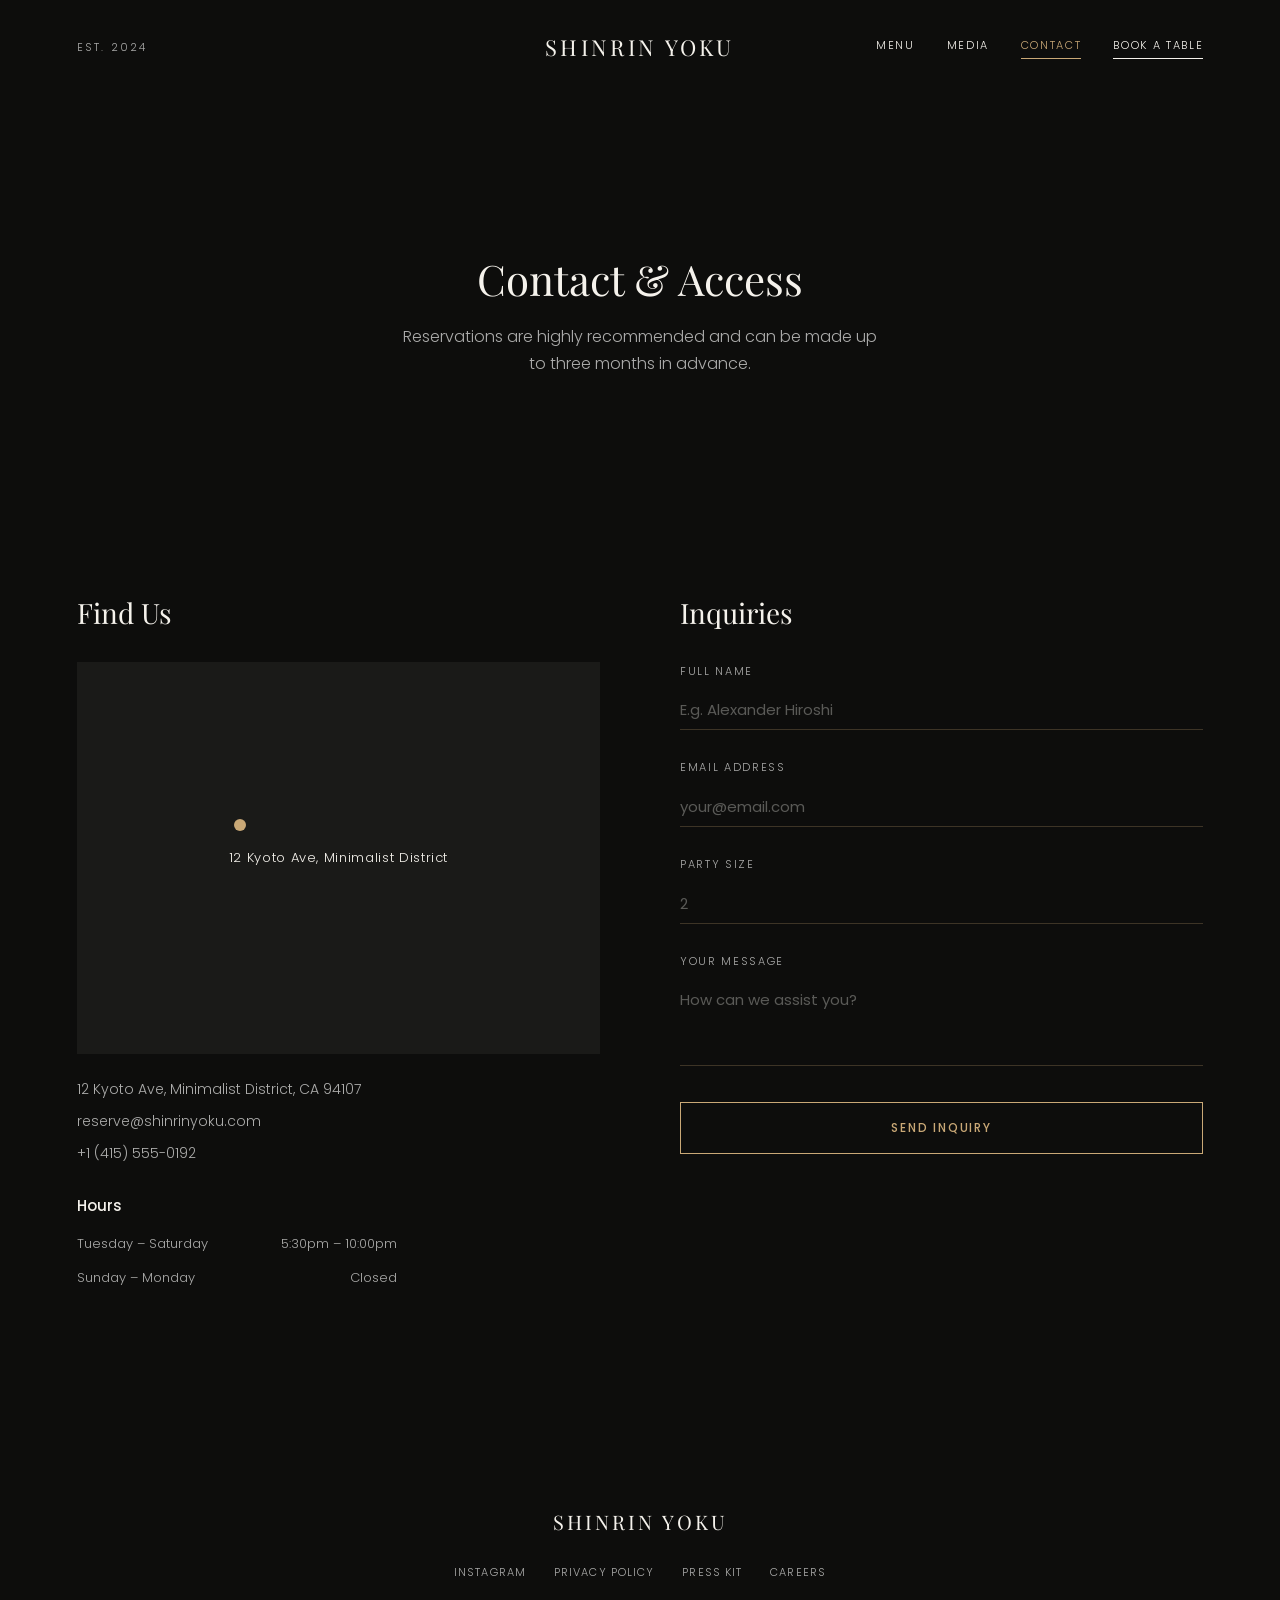
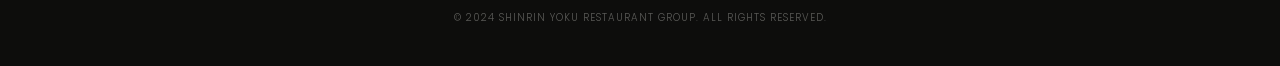
<file: contact.html>
<!DOCTYPE html>
<html lang="en">
<head>
  <meta charset="UTF-8">
  <meta name="viewport" content="width=device-width, initial-scale=1.0">
  <title>Contact — Shinrin Yoku</title>
  <link rel="stylesheet" href="style.css">
</head>
<body>

  <!-- ===== HEADER ===== -->
  <header class="site-header">
    <span class="site-header__est">Est. 2024</span>
    <a href="index.html" class="site-header__logo">Shinrin Yoku</a>
    <nav class="site-header__nav">
      <a href="menu.html" class="site-header__link">Menu</a>
      <a href="media.html" class="site-header__link">Media</a>
      <a href="contact.html" class="site-header__link is-active">Contact</a>
      <a href="contact.html#reserve" class="site-header__link site-header__link--cta">Book a Table</a>
    </nav>
  </header>

  <main>

    <!-- ===== PAGE INTRO ===== -->
    <section class="page-intro">
      <h1 class="page-intro__title">Contact &amp; Access</h1>
      <p class="page-intro__text">
        Reservations are highly recommended and can be made up to three
        months in advance.
      </p>
    </section>

    <!-- ===== CONTACT & INQUIRIES ===== -->
    <section id="reserve" class="contact">
      <div class="contact__info">
        <h2 class="contact__title">Find Us</h2>
        <div class="contact__map">
          <span class="contact__map-pin" aria-hidden="true"></span>
          <p class="contact__address">12 Kyoto Ave, Minimalist District</p>
        </div>
        <ul class="contact__details">
          <li>12 Kyoto Ave, Minimalist District, CA 94107</li>
          <li>reserve@shinrinyoku.com</li>
          <li>+1 (415) 555-0192</li>
        </ul>
        <div class="contact__hours">
          <h3>Hours</h3>
          <dl>
            <div class="contact__hours-row">
              <dt>Tuesday &ndash; Saturday</dt>
              <dd>5:30pm &ndash; 10:00pm</dd>
            </div>
            <div class="contact__hours-row">
              <dt>Sunday &ndash; Monday</dt>
              <dd>Closed</dd>
            </div>
          </dl>
        </div>
      </div>

      <div class="contact__form-wrap">
        <h2 class="contact__title">Inquiries</h2>
        <form class="contact__form">
          <div class="form-field">
            <label for="full-name">Full Name</label>
            <input type="text" id="full-name" name="full-name" placeholder="E.g. Alexander Hiroshi">
          </div>
          <div class="form-field">
            <label for="email">Email Address</label>
            <input type="email" id="email" name="email" placeholder="your@email.com">
          </div>
          <div class="form-field">
            <label for="party-size">Party Size</label>
            <input type="number" id="party-size" name="party-size" min="1" max="12" placeholder="2">
          </div>
          <div class="form-field">
            <label for="message">Your Message</label>
            <textarea id="message" name="message" placeholder="How can we assist you?" rows="3"></textarea>
          </div>
          <button type="submit" class="btn btn--outline btn--full">Send Inquiry</button>
        </form>
      </div>
    </section>

  </main>

  <!-- ===== FOOTER ===== -->
  <footer class="site-footer">
    <p class="site-footer__logo">Shinrin Yoku</p>
    <nav class="site-footer__nav">
      <a href="#">Instagram</a>
      <a href="#">Privacy Policy</a>
      <a href="#">Press Kit</a>
      <a href="#">Careers</a>
    </nav>
    <p class="site-footer__copyright">&copy; 2024 Shinrin Yoku Restaurant Group. All rights reserved.</p>
  </footer>

</body>
</html>
</file>
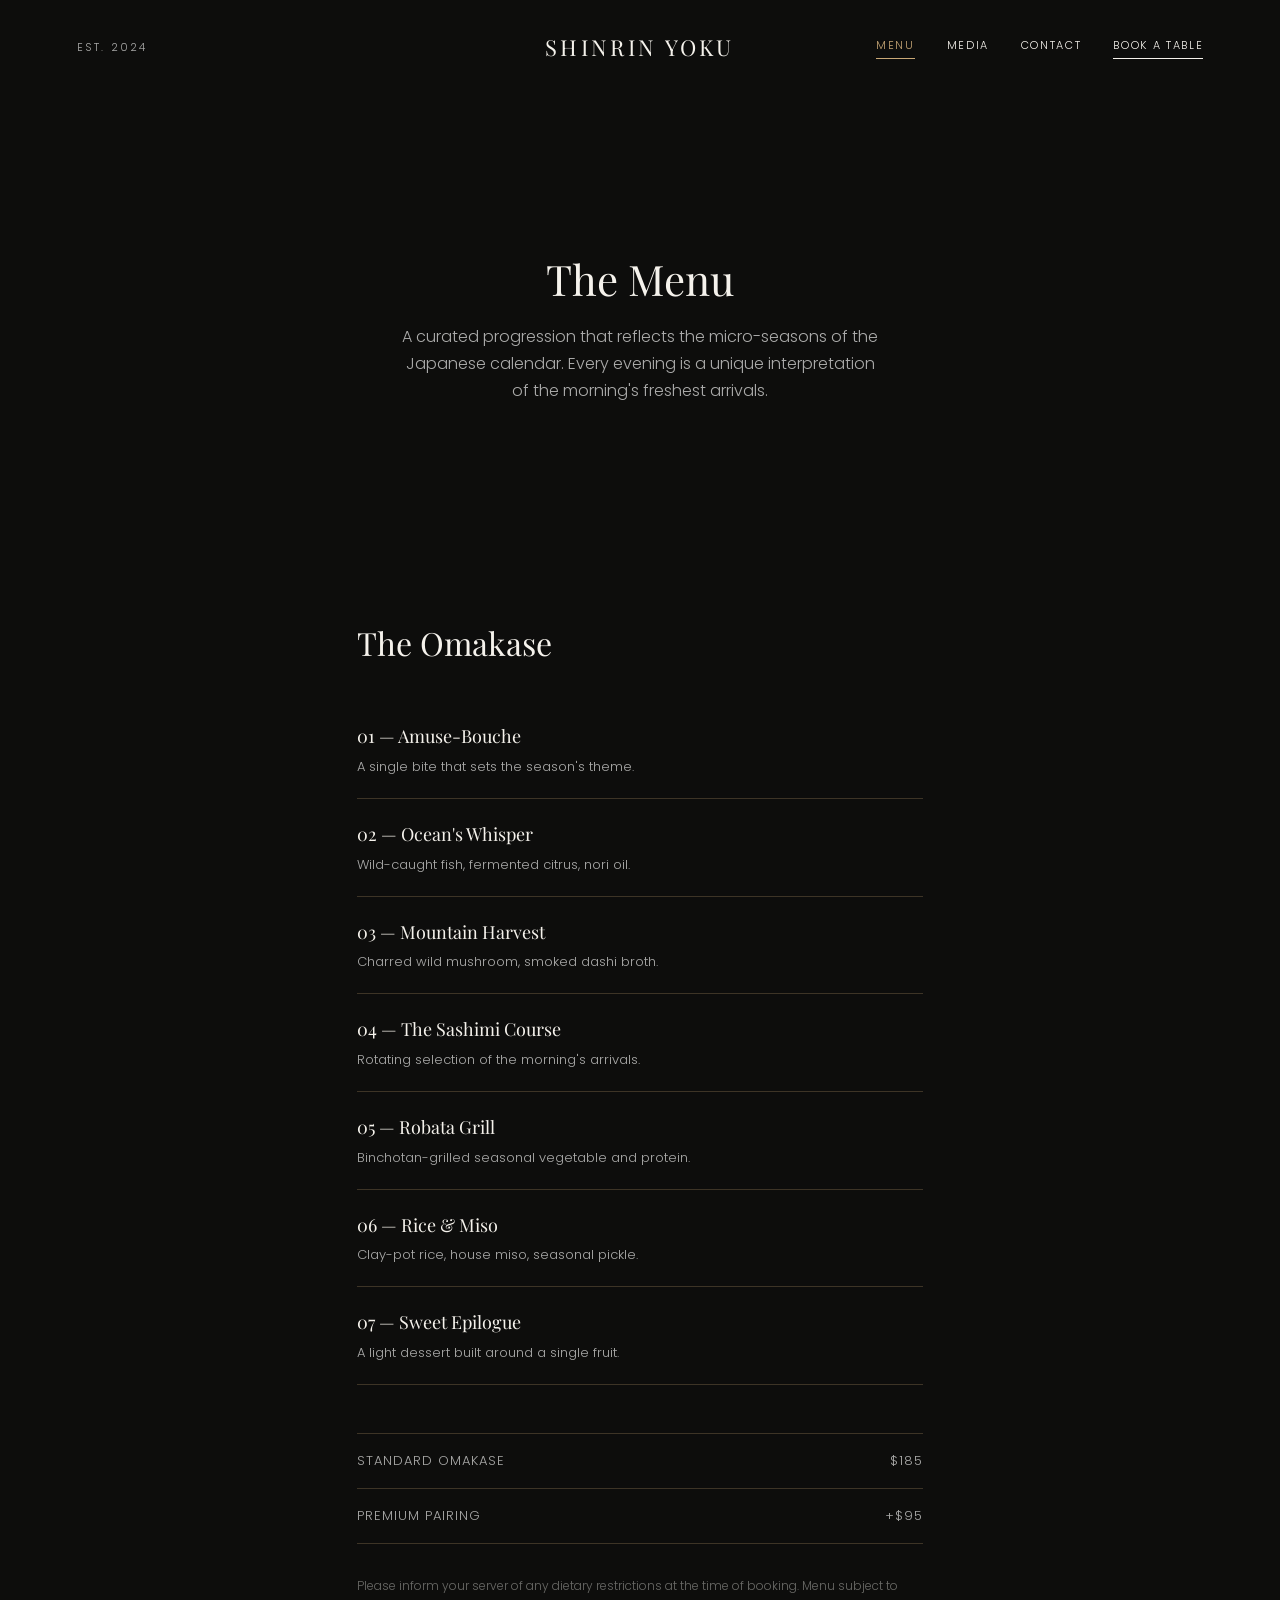
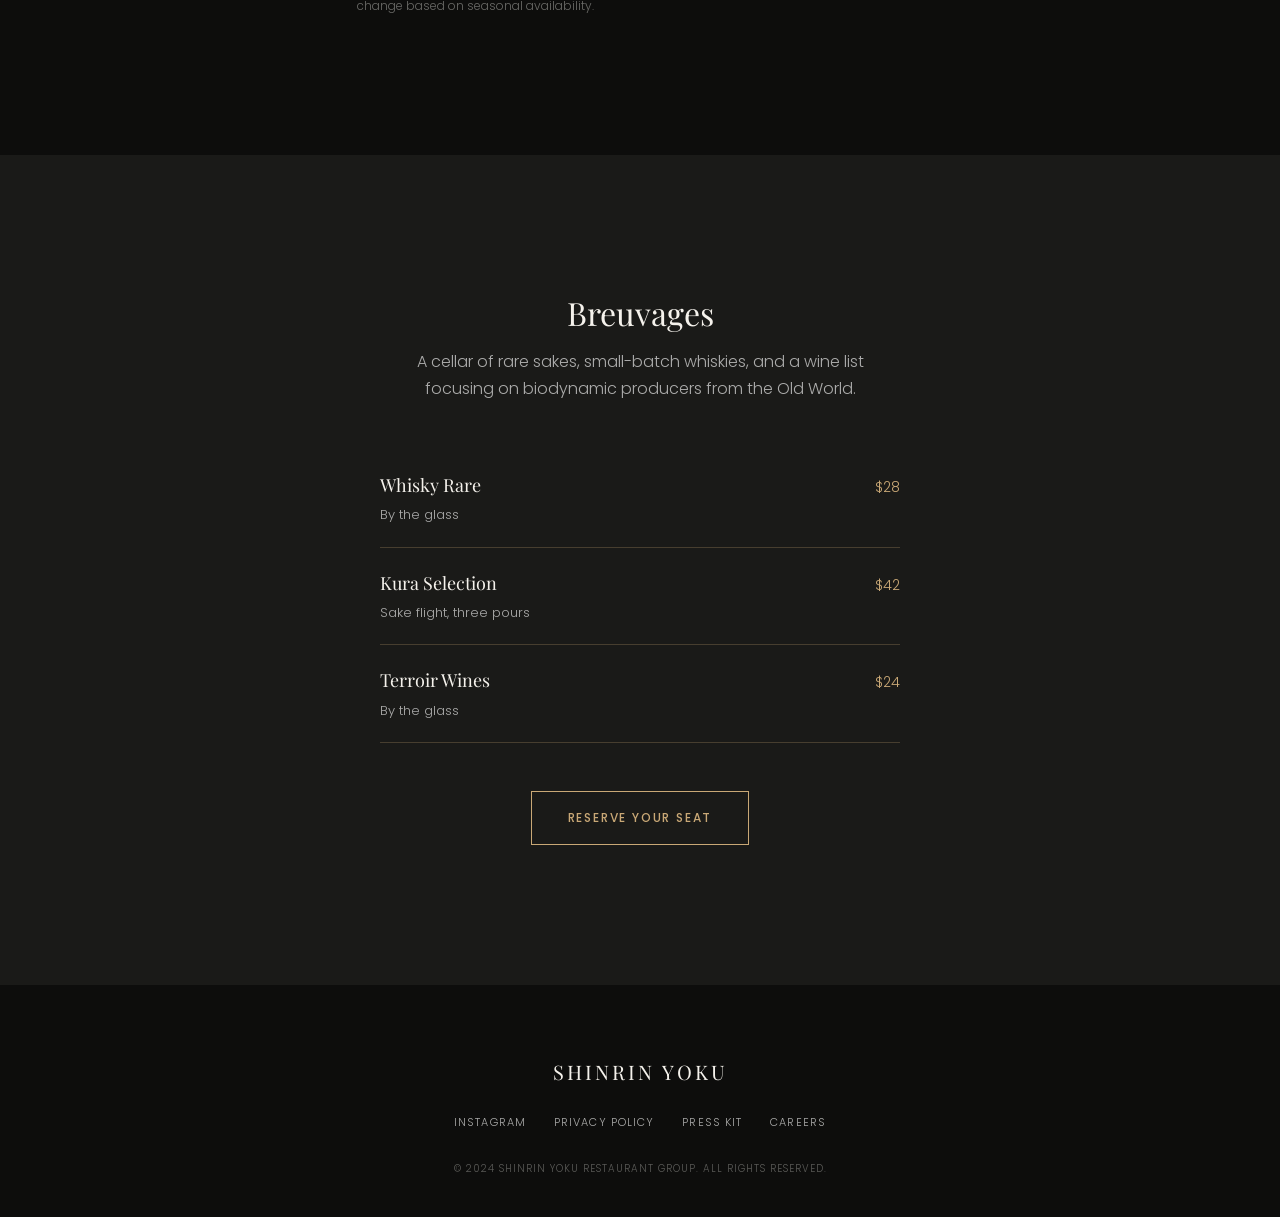
<file: menu.html>
<!DOCTYPE html>
<html lang="en">
<head>
  <meta charset="UTF-8">
  <meta name="viewport" content="width=device-width, initial-scale=1.0">
  <title>Menu — Shinrin Yoku</title>
  <link rel="stylesheet" href="style.css">
</head>
<body>

  <!-- ===== HEADER ===== -->
  <header class="site-header">
    <span class="site-header__est">Est. 2024</span>
    <a href="index.html" class="site-header__logo">Shinrin Yoku</a>
    <nav class="site-header__nav">
      <a href="menu.html" class="site-header__link is-active">Menu</a>
      <a href="media.html" class="site-header__link">Media</a>
      <a href="contact.html" class="site-header__link">Contact</a>
      <a href="contact.html#reserve" class="site-header__link site-header__link--cta">Book a Table</a>
    </nav>
  </header>

  <main>

    <!-- ===== PAGE INTRO ===== -->
    <section class="page-intro">
      <h1 class="page-intro__title">The Menu</h1>
      <p class="page-intro__text">
        A curated progression that reflects the micro-seasons of the
        Japanese calendar. Every evening is a unique interpretation of the
        morning's freshest arrivals.
      </p>
    </section>

    <!-- ===== OMAKASE COURSES ===== -->
    <section class="menu-section">
      <h2 class="menu-section__title">The Omakase</h2>

      <dl class="menu-list">
        <div class="menu-list__row">
          <div class="menu-list__item">
            <dt>01 &mdash; Amuse-Bouche</dt>
            <dd>A single bite that sets the season's theme.</dd>
          </div>
        </div>
        <div class="menu-list__row">
          <div class="menu-list__item">
            <dt>02 &mdash; Ocean's Whisper</dt>
            <dd>Wild-caught fish, fermented citrus, nori oil.</dd>
          </div>
        </div>
        <div class="menu-list__row">
          <div class="menu-list__item">
            <dt>03 &mdash; Mountain Harvest</dt>
            <dd>Charred wild mushroom, smoked dashi broth.</dd>
          </div>
        </div>
        <div class="menu-list__row">
          <div class="menu-list__item">
            <dt>04 &mdash; The Sashimi Course</dt>
            <dd>Rotating selection of the morning's arrivals.</dd>
          </div>
        </div>
        <div class="menu-list__row">
          <div class="menu-list__item">
            <dt>05 &mdash; Robata Grill</dt>
            <dd>Binchotan-grilled seasonal vegetable and protein.</dd>
          </div>
        </div>
        <div class="menu-list__row">
          <div class="menu-list__item">
            <dt>06 &mdash; Rice &amp; Miso</dt>
            <dd>Clay-pot rice, house miso, seasonal pickle.</dd>
          </div>
        </div>
        <div class="menu-list__row">
          <div class="menu-list__item">
            <dt>07 &mdash; Sweet Epilogue</dt>
            <dd>A light dessert built around a single fruit.</dd>
          </div>
        </div>
      </dl>

      <div class="menu-pricing">
        <div class="menu-pricing__row">
          <span>Standard Omakase</span>
          <span>$185</span>
        </div>
        <div class="menu-pricing__row">
          <span>Premium Pairing</span>
          <span>+$95</span>
        </div>
      </div>

      <p class="menu-note">
        Please inform your server of any dietary restrictions at the time of
        booking. Menu subject to change based on seasonal availability.
      </p>
    </section>

    <!-- ===== BREUVAGES ===== -->
    <section class="menu-section menu-section--alt">
      <h2 class="menu-section__title">Breuvages</h2>
      <p class="menu-section__subtitle">
        A cellar of rare sakes, small-batch whiskies, and a wine list
        focusing on biodynamic producers from the Old World.
      </p>

      <div class="menu-list menu-list--drinks">
        <div class="menu-list__row">
          <div class="menu-list__item">
            <dt>Whisky Rare</dt>
            <dd>By the glass</dd>
          </div>
          <span class="menu-list__price">$28</span>
        </div>
        <div class="menu-list__row">
          <div class="menu-list__item">
            <dt>Kura Selection</dt>
            <dd>Sake flight, three pours</dd>
          </div>
          <span class="menu-list__price">$42</span>
        </div>
        <div class="menu-list__row">
          <div class="menu-list__item">
            <dt>Terroir Wines</dt>
            <dd>By the glass</dd>
          </div>
          <span class="menu-list__price">$24</span>
        </div>
      </div>

      <a href="contact.html#reserve" class="btn btn--outline">Reserve Your Seat</a>
    </section>

  </main>

  <!-- ===== FOOTER ===== -->
  <footer class="site-footer">
    <p class="site-footer__logo">Shinrin Yoku</p>
    <nav class="site-footer__nav">
      <a href="#">Instagram</a>
      <a href="#">Privacy Policy</a>
      <a href="#">Press Kit</a>
      <a href="#">Careers</a>
    </nav>
    <p class="site-footer__copyright">&copy; 2024 Shinrin Yoku Restaurant Group. All rights reserved.</p>
  </footer>

</body>
</html>
</file>
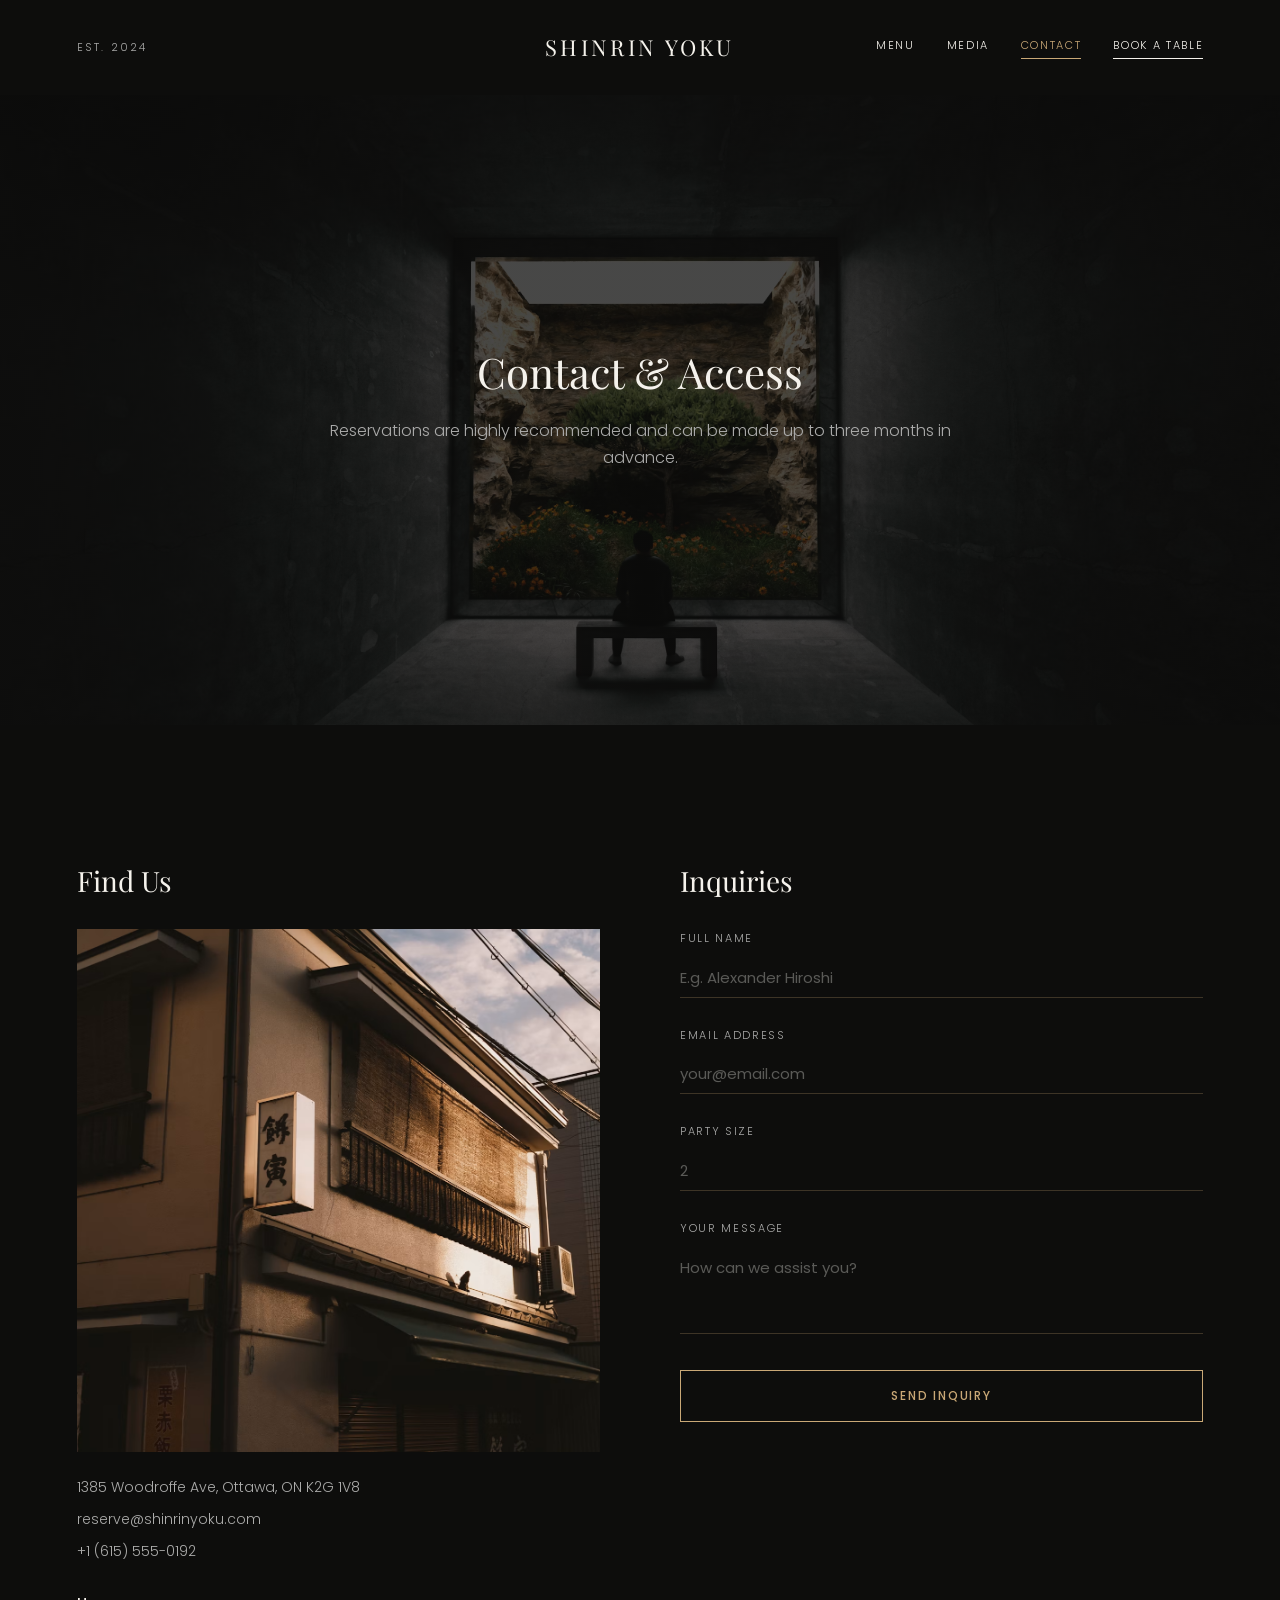
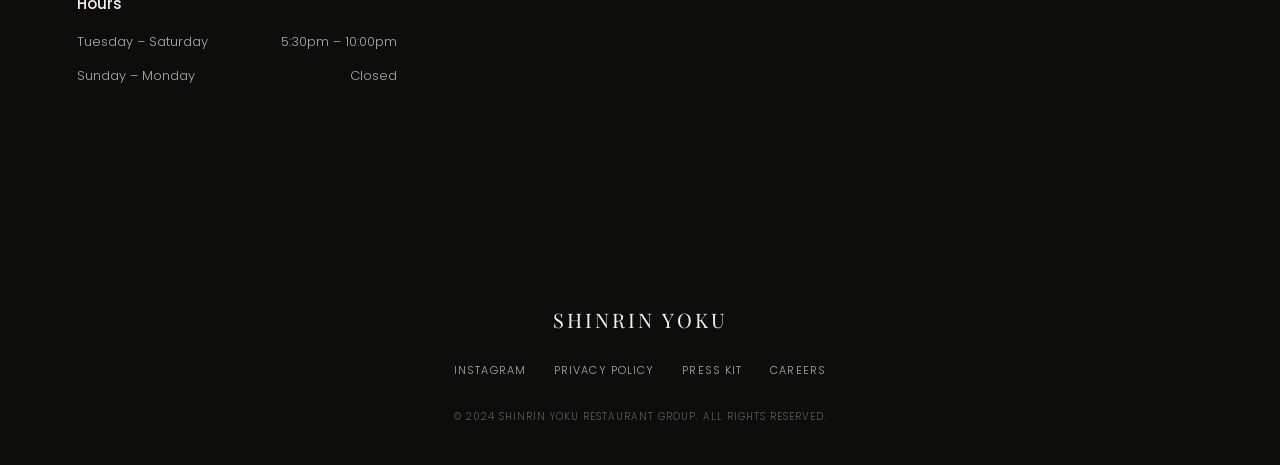
<file: docs/contact.html>
<!DOCTYPE html>
<html lang="en">
<head>
  <meta charset="UTF-8">
  <meta name="viewport" content="width=device-width, initial-scale=1.0">
  <title>Contact — Shinrin Yoku</title>
  <link rel="stylesheet" href="css-folder/style.css">
</head>
<body>

  <!-- ===== HEADER ===== -->
  <header class="site-header">
    <span class="site-header__est">Est. 2024</span>
    <a href="index.html" class="site-header__logo">Shinrin Yoku</a>
    <nav class="site-header__nav">
      <a href="menu.html" class="site-header__link">Menu</a>
      <a href="media.html" class="site-header__link">Media</a>
      <a href="contact.html" class="site-header__link is-active">Contact</a>
      <a href="contact.html#reserve" class="site-header__link site-header__link--cta">Book a Table</a>
    </nav>
  </header>

  <main>

    <!-- ===== PAGE INTRO ===== -->
      <section class="page-intro page-intro--contact">
      <h1 class="page-intro__title">Contact &amp; Access</h1>
        <p class="page-intro__text">
        Reservations are highly recommended and can be made up to three
        months in advance.
        </p>
      </section>

    <!-- ===== CONTACT & INQUIRIES ===== -->
    <section id="reserve" class="contact">
      <div class="contact__info">
        <h2 class="contact__title">Find Us</h2>
        <div class="contact__map">
          <img src="images/image-ver-10.avif" alt="outside view restaurant" class="">
          <span class="contact__map-pin" aria-hidden="true"></span>
          <p class="contact__address">12 Kyoto Ave, Minimalist District</p>
        </div>
        <ul class="contact__details">
          <li>1385 Woodroffe Ave, Ottawa, ON K2G 1V8</li>
          <li>reserve@shinrinyoku.com</li>
          <li>+1 (615) 555-0192</li>
        </ul>
        <div class="contact__hours">
          <h3>Hours</h3>
          <dl>
            <div class="contact__hours-row">
              <dt>Tuesday &ndash; Saturday</dt>
              <dd>5:30pm &ndash; 10:00pm</dd>
            </div>
            <div class="contact__hours-row">
              <dt>Sunday &ndash; Monday</dt>
              <dd>Closed</dd>
            </div>
          </dl>
        </div>
      </div>

      <div class="contact__form-wrap">
        <h2 class="contact__title">Inquiries</h2>
        <form class="contact__form">
          <div class="form-field">
            <label for="full-name">Full Name</label>
            <input type="text" id="full-name" name="full-name" placeholder="E.g. Alexander Hiroshi">
          </div>
          <div class="form-field">
            <label for="email">Email Address</label>
            <input type="email" id="email" name="email" placeholder="your@email.com">
          </div>
          <div class="form-field">
            <label for="party-size">Party Size</label>
            <input type="number" id="party-size" name="party-size" min="1" max="12" placeholder="2">
          </div>
          <div class="form-field">
            <label for="message">Your Message</label>
            <textarea id="message" name="message" placeholder="How can we assist you?" rows="3"></textarea>
          </div>
          <button type="submit" class="btn btn--outline btn--full">Send Inquiry</button>
        </form>
      </div>
    </section>

  </main>

  <!-- ===== FOOTER ===== -->
  <footer class="site-footer">
    <p class="site-footer__logo">Shinrin Yoku</p>
    <nav class="site-footer__nav">
      <a href="#">Instagram</a>
      <a href="#">Privacy Policy</a>
      <a href="#">Press Kit</a>
      <a href="#">Careers</a>
    </nav>
    <p class="site-footer__copyright">&copy; 2024 Shinrin Yoku Restaurant Group. All rights reserved.</p>
  </footer>

</body>
</html>
</file>
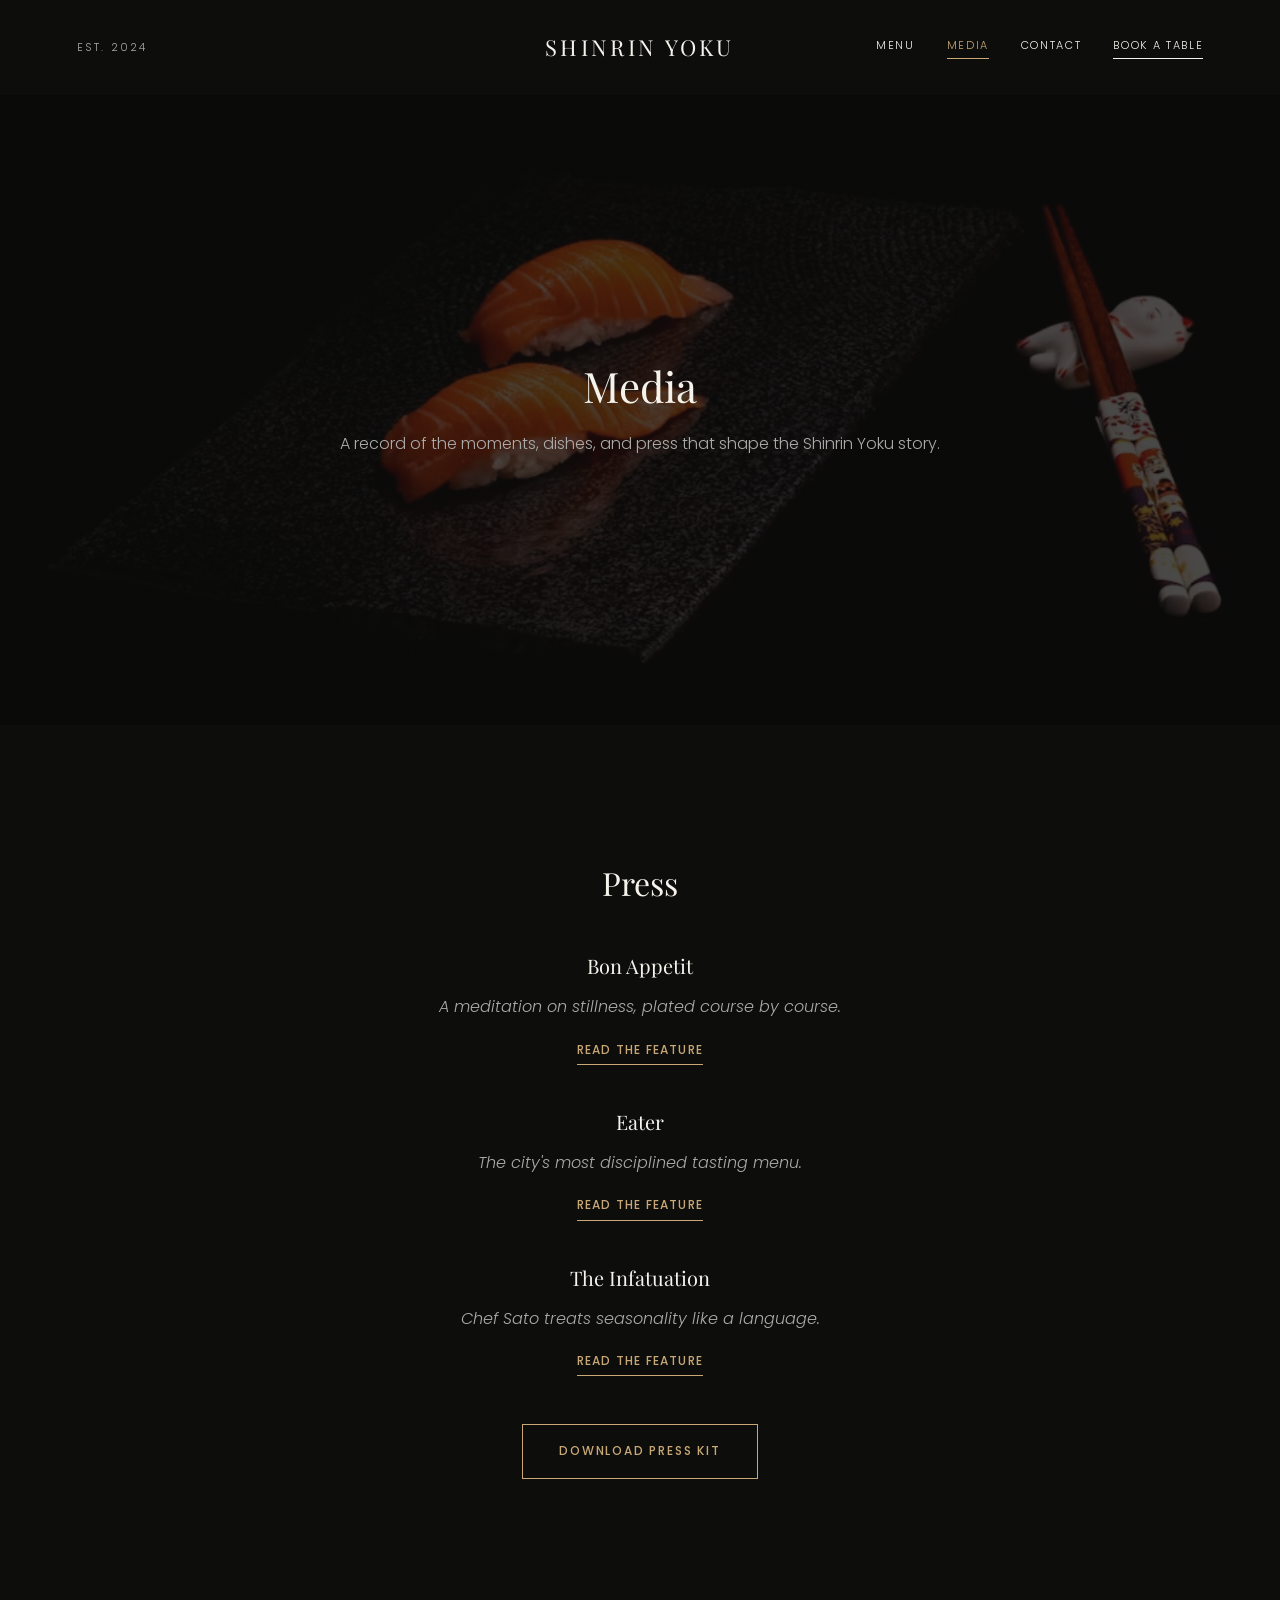
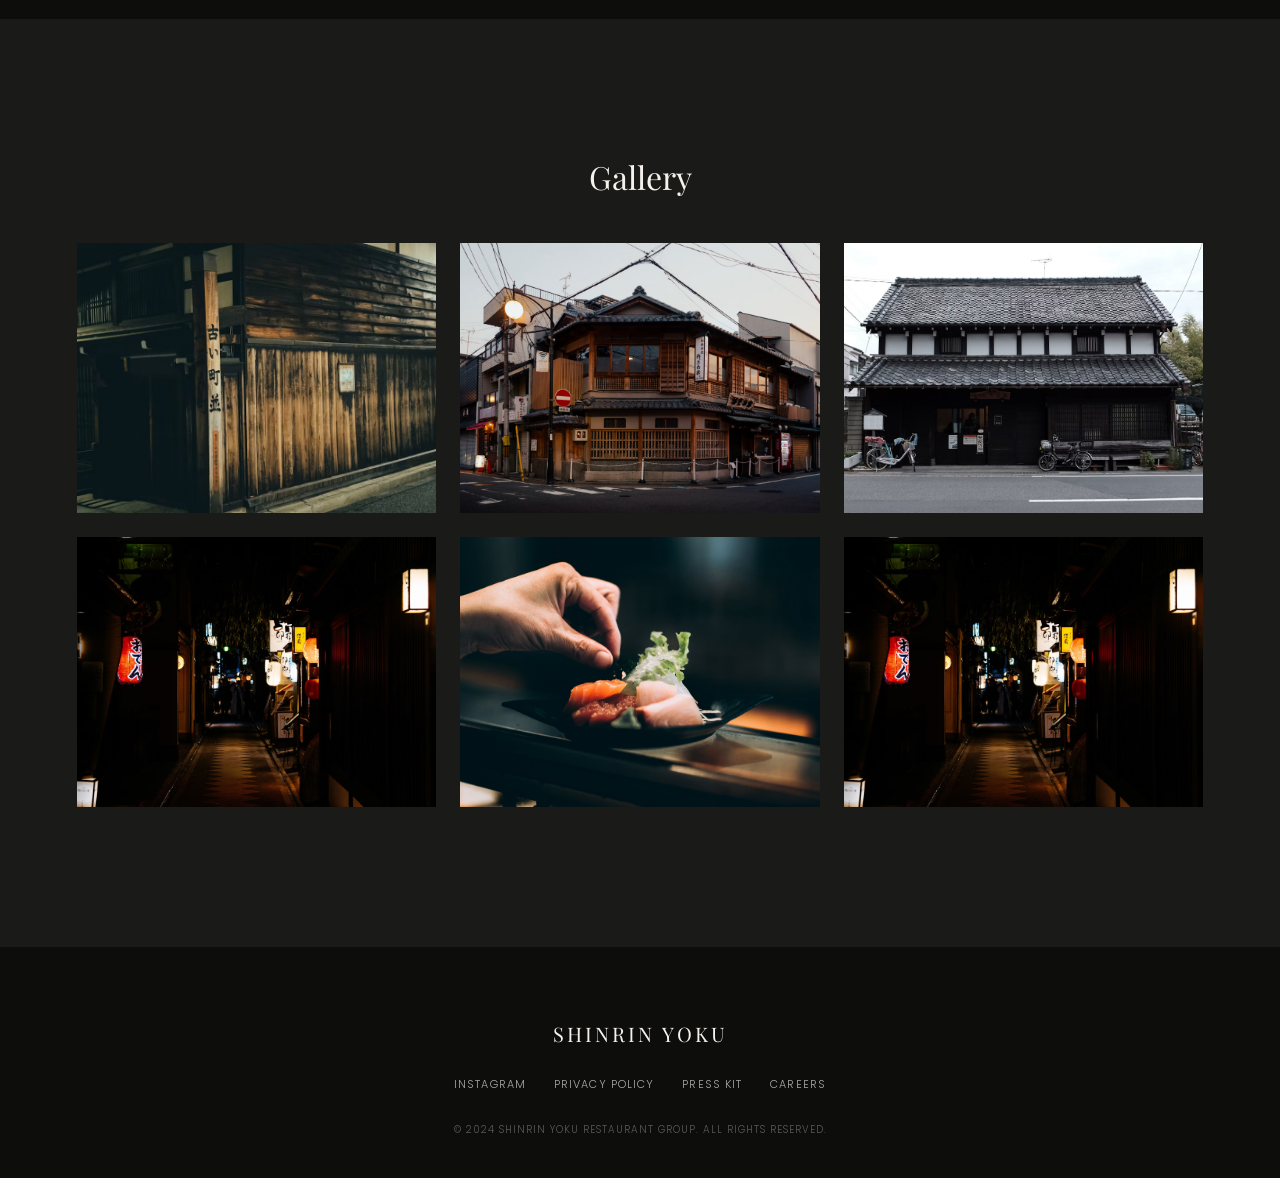
<file: docs/media.html>
<!DOCTYPE html>
<html lang="en">
<head>
  <meta charset="UTF-8">
  <meta name="viewport" content="width=device-width, initial-scale=1.0">
  <title>Media — Shinrin Yoku</title>
  <link rel="stylesheet" href="css-folder/style.css">
</head>
<body>

  <!-- ===== HEADER ===== -->
  <header class="site-header">
    <span class="site-header__est">Est. 2024</span>
    <a href="index.html" class="site-header__logo">Shinrin Yoku</a>
    <nav class="site-header__nav">
      <a href="menu.html" class="site-header__link">Menu</a>
      <a href="media.html" class="site-header__link is-active">Media</a>
      <a href="contact.html" class="site-header__link">Contact</a>
      <a href="contact.html#reserve" class="site-header__link site-header__link--cta">Book a Table</a>
    </nav>
  </header>

  <main>

    <!-- ===== PAGE INTRO ===== -->
    <section class="page-intro page-intro--media">
      <h1 class="page-intro__title">Media</h1>
      <p class="page-intro__text">
        A record of the moments, dishes, and press that shape the Shinrin
        Yoku story.
      </p>
    </section>

    <!-- ===== PRESS ===== -->
    <section class="press">
      <h2 class="press__title">Press</h2>
      <ul class="press__list">
        <li class="press__item">
          <span class="press__outlet">Bon Appetit</span>
          <p class="press__quote">A meditation on stillness, plated course by course.</p>
          <a href="#" class="link-underline">Read the Feature</a>
        </li>
        <li class="press__item">
          <span class="press__outlet">Eater</span>
          <p class="press__quote">The city's most disciplined tasting menu.</p>
          <a href="#" class="link-underline">Read the Feature</a>
        </li>
        <li class="press__item">
          <span class="press__outlet">The Infatuation</span>
          <p class="press__quote">Chef Sato treats seasonality like a language.</p>
          <a href="#" class="link-underline">Read the Feature</a>
        </li>
      </ul>
      <a href="#" class="btn btn--outline">Download Press Kit</a>
    </section>

    <!-- ===== GALLERY ===== -->
    <section class="gallery">
      <h2 class="gallery__title">Gallery</h2>
      <div class="gallery__grid">
        <figure class="gallery__item">
          <img src="images/image-media-1.avif" alt="Dining room interior with charred cedar tables">
        </figure>
        <figure class="gallery__item">
          <img src="images/image-media-2.avif" alt="Close-up of a plated omakase course">
        </figure>
        <figure class="gallery__item">
          <img src="images/image-media-3.avif" alt="Chef Kenji Sato at work in the kitchen">
        </figure>
        <figure class="gallery__item">
          <img src="images/image-media-5.avif" alt="Sake being poured at the bar">
        </figure>
        <figure class="gallery__item">
          <img src="images/image-media-6.avif" alt="Entrance to the restaurant at dusk">
        </figure>
        <figure class="gallery__item">
          <img src="images/image-media-5.avif" alt="Bonsai tree centerpiece in the dining room">
        </figure>
      </div>
    </section>

  </main>

  <!-- ===== FOOTER ===== -->
  <footer class="site-footer">
    <p class="site-footer__logo">Shinrin Yoku</p>
    <nav class="site-footer__nav">
      <a href="https://www.instagram.com/">Instagram</a>
      <a href="#">Privacy Policy</a>
      <a href="#">Press Kit</a>
      <a href="#">Careers</a>
    </nav>
    <p class="site-footer__copyright">&copy; 2024 Shinrin Yoku Restaurant Group. All rights reserved.</p>
  </footer>

</body>
</html>
</file>
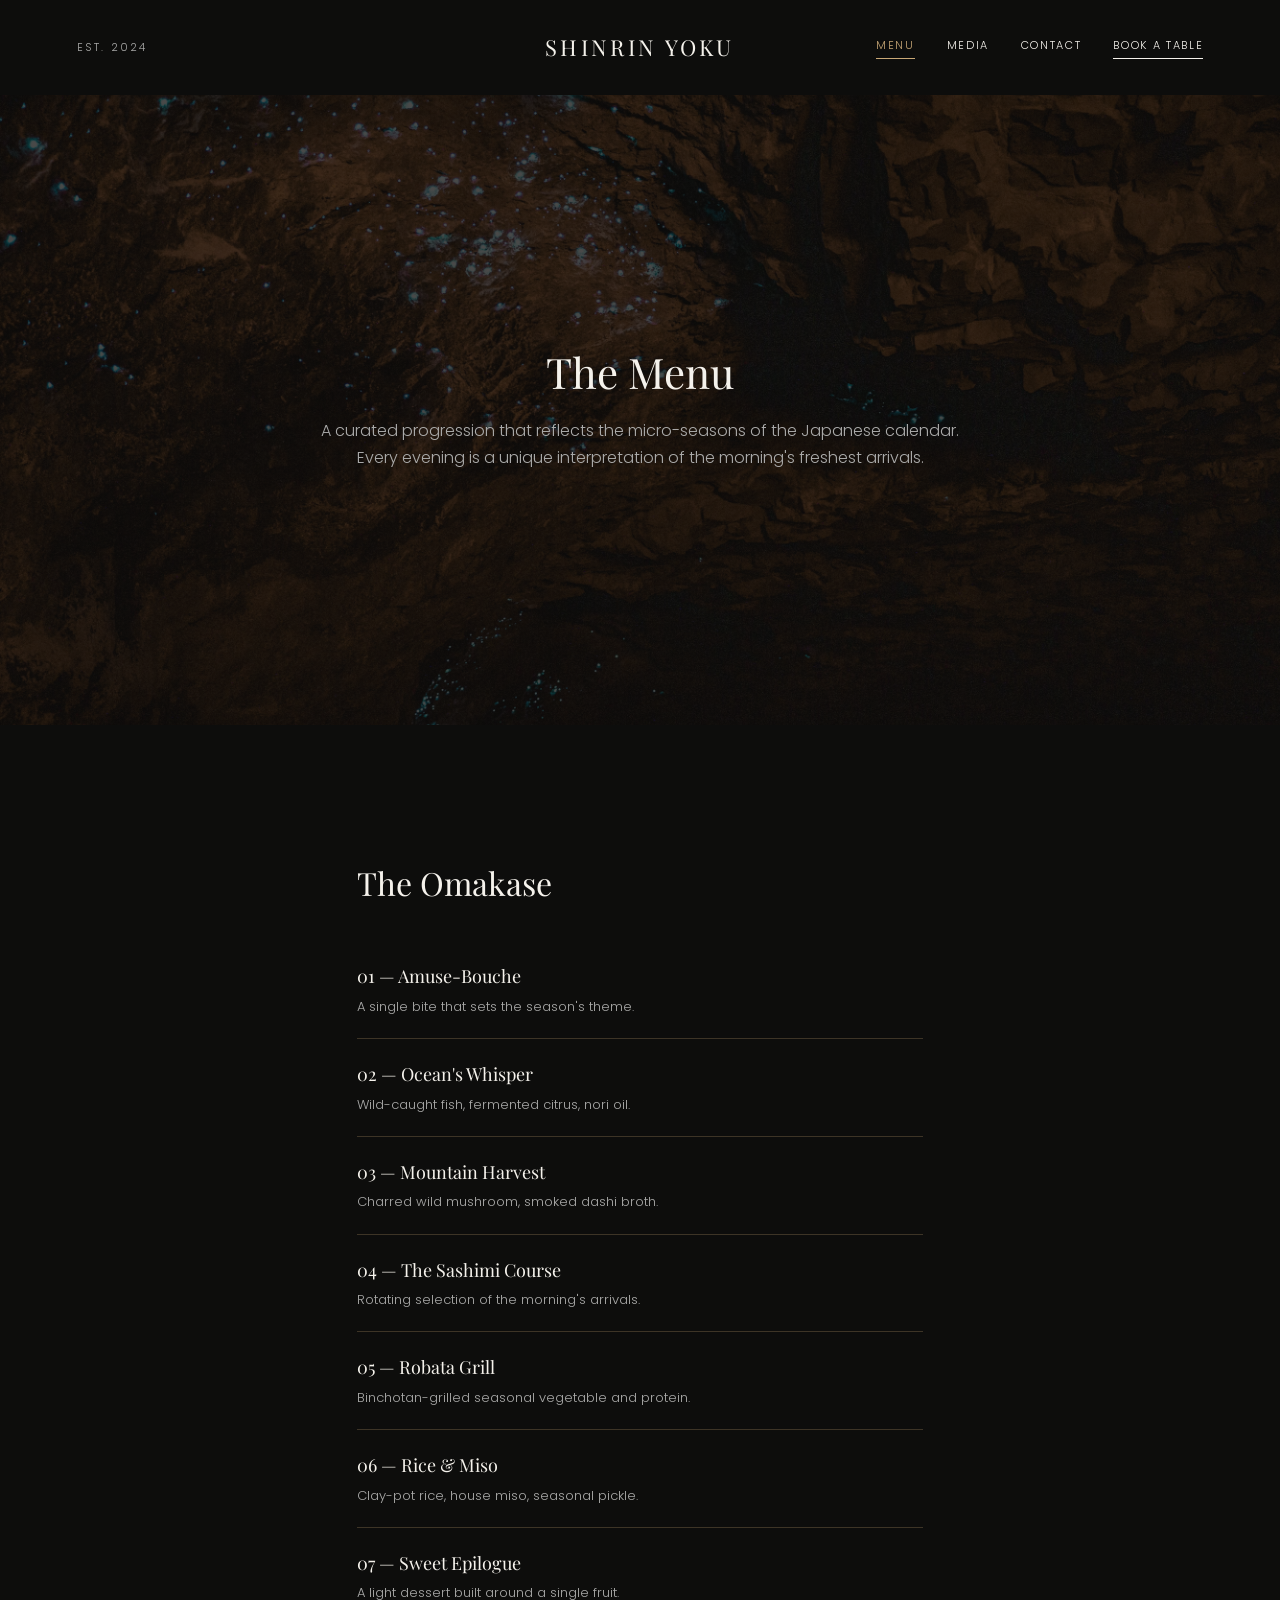
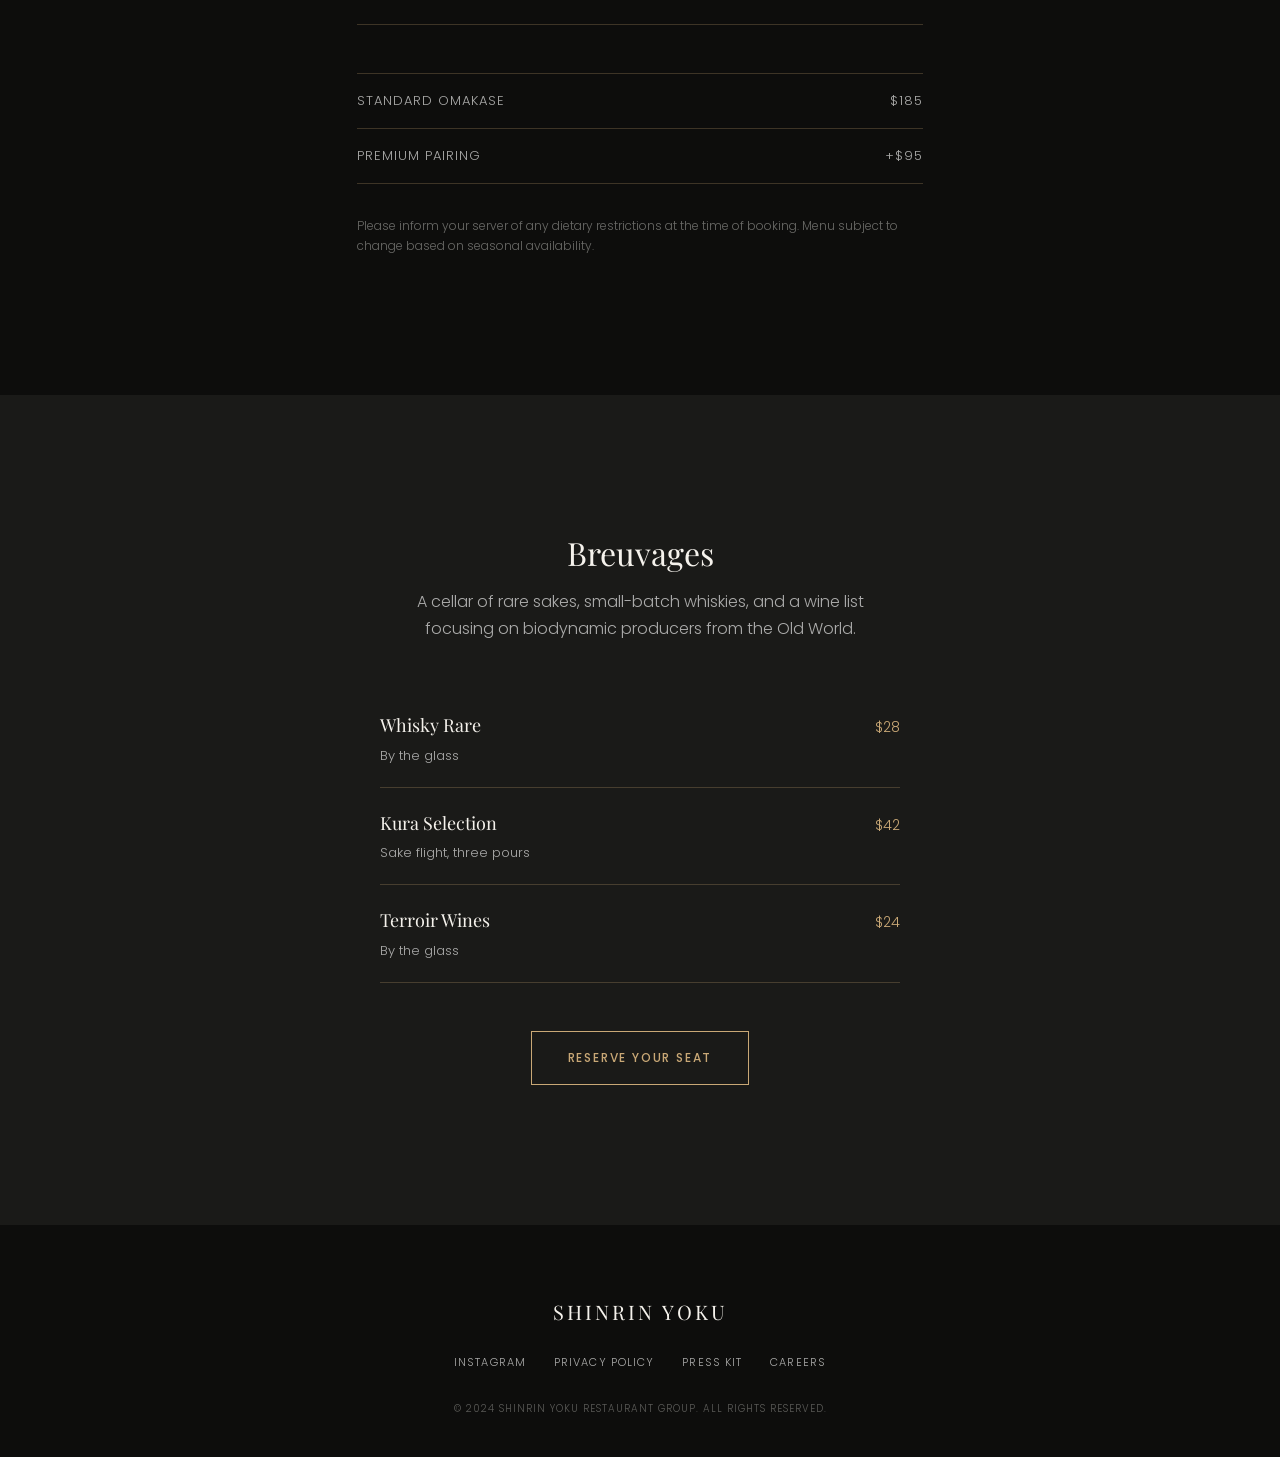
<file: docs/menu.html>
<!DOCTYPE html>
<html lang="en">
<head>
  <meta charset="UTF-8">
  <meta name="viewport" content="width=device-width, initial-scale=1.0">
  <title>Menu — Shinrin Yoku</title>
  <link rel="stylesheet" href="css-folder/style.css">
</head>
<body>

  <!-- ===== HEADER ===== -->
  <header class="site-header">
    <span class="site-header__est">Est. 2024</span>
    <a href="index.html" class="site-header__logo">Shinrin Yoku</a>
    <nav class="site-header__nav">
      <a href="menu.html" class="site-header__link is-active">Menu</a>
      <a href="media.html" class="site-header__link">Media</a>
      <a href="contact.html" class="site-header__link">Contact</a>
      <a href="contact.html#reserve" class="site-header__link site-header__link--cta">Book a Table</a>
    </nav>
  </header>

  <main>

    <!-- ===== PAGE INTRO ===== -->
    <section class="page-intro page-intro--menu">
      <h1 class="page-intro__title">The Menu</h1>
      <p class="page-intro__text">
        A curated progression that reflects the micro-seasons of the
        Japanese calendar. Every evening is a unique interpretation of the
        morning's freshest arrivals.
      </p>
    </section>

    <!-- ===== OMAKASE COURSES ===== -->
    <section class="menu-section">
      <h2 class="menu-section__title">The Omakase</h2>

      <dl class="menu-list">
        <div class="menu-list__row">
          <div class="menu-list__item">
            <dt>01 &mdash; Amuse-Bouche</dt>
            <dd>A single bite that sets the season's theme.</dd>
          </div>
        </div>
        <div class="menu-list__row">
          <div class="menu-list__item">
            <dt>02 &mdash; Ocean's Whisper</dt>
            <dd>Wild-caught fish, fermented citrus, nori oil.</dd>
          </div>
        </div>
        <div class="menu-list__row">
          <div class="menu-list__item">
            <dt>03 &mdash; Mountain Harvest</dt>
            <dd>Charred wild mushroom, smoked dashi broth.</dd>
          </div>
        </div>
        <div class="menu-list__row">
          <div class="menu-list__item">
            <dt>04 &mdash; The Sashimi Course</dt>
            <dd>Rotating selection of the morning's arrivals.</dd>
          </div>
        </div>
        <div class="menu-list__row">
          <div class="menu-list__item">
            <dt>05 &mdash; Robata Grill</dt>
            <dd>Binchotan-grilled seasonal vegetable and protein.</dd>
          </div>
        </div>
        <div class="menu-list__row">
          <div class="menu-list__item">
            <dt>06 &mdash; Rice &amp; Miso</dt>
            <dd>Clay-pot rice, house miso, seasonal pickle.</dd>
          </div>
        </div>
        <div class="menu-list__row">
          <div class="menu-list__item">
            <dt>07 &mdash; Sweet Epilogue</dt>
            <dd>A light dessert built around a single fruit.</dd>
          </div>
        </div>
      </dl>

      <div class="menu-pricing">
        <div class="menu-pricing__row">
          <span>Standard Omakase</span>
          <span>$185</span>
        </div>
        <div class="menu-pricing__row">
          <span>Premium Pairing</span>
          <span>+$95</span>
        </div>
      </div>

      <p class="menu-note">
        Please inform your server of any dietary restrictions at the time of
        booking. Menu subject to change based on seasonal availability.
      </p>
    </section>

    <!-- ===== BREUVAGES ===== -->
    <section class="menu-section menu-section--alt">
      <h2 class="menu-section__title">Breuvages</h2>
      <p class="menu-section__subtitle">
        A cellar of rare sakes, small-batch whiskies, and a wine list
        focusing on biodynamic producers from the Old World.
      </p>

      <div class="menu-list menu-list--drinks">
        <div class="menu-list__row">
          <div class="menu-list__item">
            <dt>Whisky Rare</dt>
            <dd>By the glass</dd>
          </div>
          <span class="menu-list__price">$28</span>
        </div>
        <div class="menu-list__row">
          <div class="menu-list__item">
            <dt>Kura Selection</dt>
            <dd>Sake flight, three pours</dd>
          </div>
          <span class="menu-list__price">$42</span>
        </div>
        <div class="menu-list__row">
          <div class="menu-list__item">
            <dt>Terroir Wines</dt>
            <dd>By the glass</dd>
          </div>
          <span class="menu-list__price">$24</span>
        </div>
      </div>

      <a href="contact.html#reserve" class="btn btn--outline">Reserve Your Seat</a>
    </section>

  </main>

  <!-- ===== FOOTER ===== -->
  <footer class="site-footer">
    <p class="site-footer__logo">Shinrin Yoku</p>
    <nav class="site-footer__nav">
      <a href="#">Instagram</a>
      <a href="#">Privacy Policy</a>
      <a href="#">Press Kit</a>
      <a href="#">Careers</a>
    </nav>
    <p class="site-footer__copyright">&copy; 2024 Shinrin Yoku Restaurant Group. All rights reserved.</p>
  </footer>

</body>
</html>
</file>
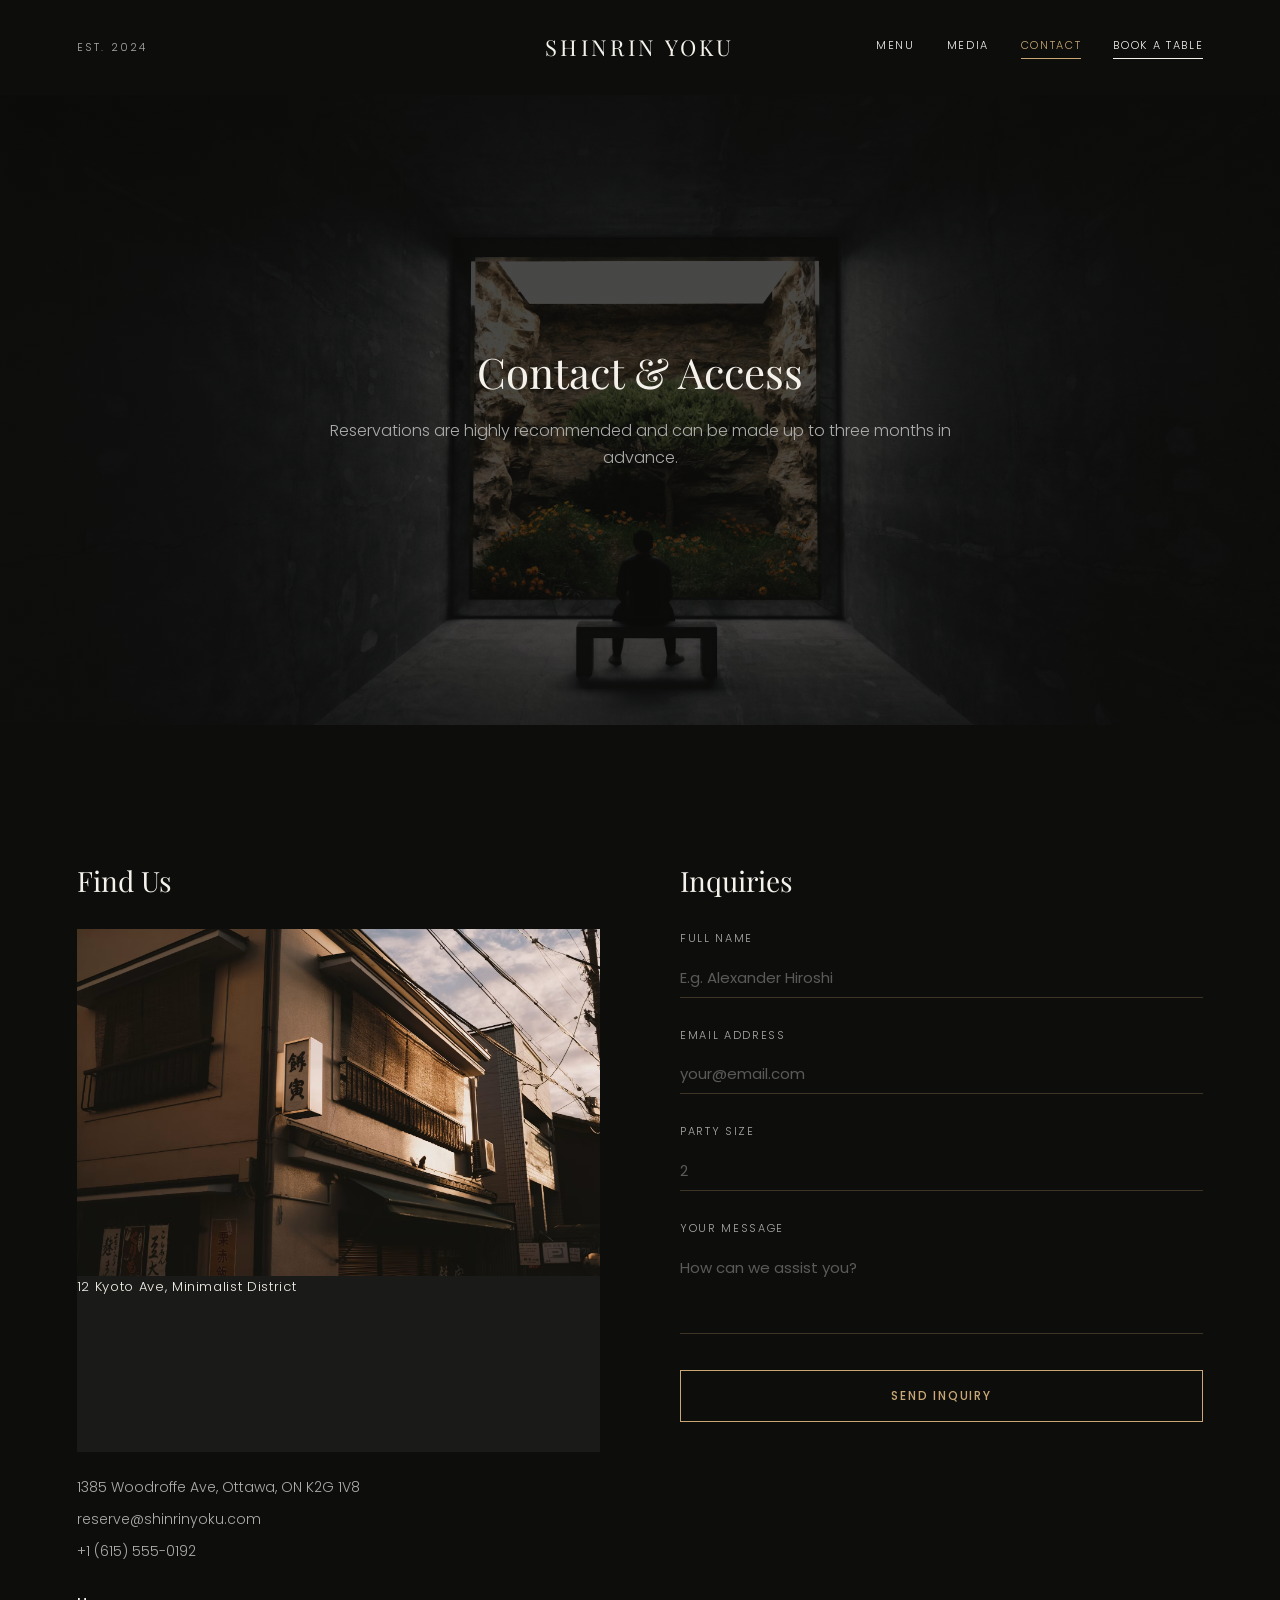
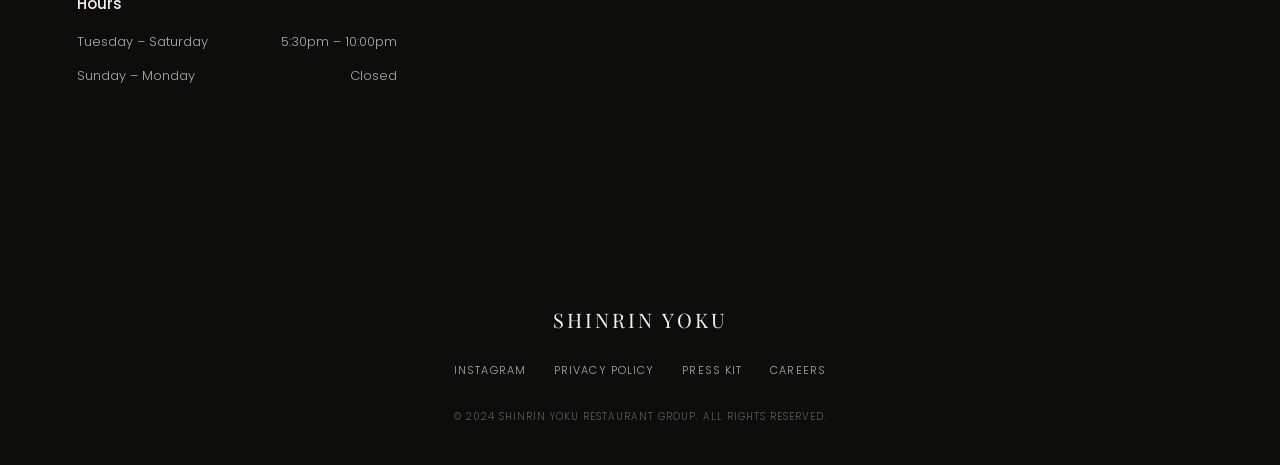
<file: Htmls/contact.html>
<!DOCTYPE html>
<html lang="en">
<head>
  <meta charset="UTF-8">
  <meta name="viewport" content="width=device-width, initial-scale=1.0">
  <title>Contact — Shinrin Yoku</title>
  <link rel="stylesheet" href="style.css">
</head>
<body>

  <!-- ===== HEADER ===== -->
  <header class="site-header">
    <span class="site-header__est">Est. 2024</span>
    <a href="index.html" class="site-header__logo">Shinrin Yoku</a>
    <nav class="site-header__nav">
      <a href="menu.html" class="site-header__link">Menu</a>
      <a href="media.html" class="site-header__link">Media</a>
      <a href="contact.html" class="site-header__link is-active">Contact</a>
      <a href="contact.html#reserve" class="site-header__link site-header__link--cta">Book a Table</a>
    </nav>
  </header>

  <main>

    <!-- ===== PAGE INTRO ===== -->
      <section class="page-intro page-intro--contact">
      <h1 class="page-intro__title">Contact &amp; Access</h1>
        <p class="page-intro__text">
        Reservations are highly recommended and can be made up to three
        months in advance.
        </p>
      </section>

    <!-- ===== CONTACT & INQUIRIES ===== -->
    <section id="reserve" class="contact">
      <div class="contact__info">
        <h2 class="contact__title">Find Us</h2>
        <div class="contact__map">
          <img src="images/image-ver-10.avif" alt="outside view restaurant" class="">
          <span class="contact__map-pin" aria-hidden="true"></span>
          <p class="contact__address">12 Kyoto Ave, Minimalist District</p>
        </div>
        <ul class="contact__details">
          <li>1385 Woodroffe Ave, Ottawa, ON K2G 1V8</li>
          <li>reserve@shinrinyoku.com</li>
          <li>+1 (615) 555-0192</li>
        </ul>
        <div class="contact__hours">
          <h3>Hours</h3>
          <dl>
            <div class="contact__hours-row">
              <dt>Tuesday &ndash; Saturday</dt>
              <dd>5:30pm &ndash; 10:00pm</dd>
            </div>
            <div class="contact__hours-row">
              <dt>Sunday &ndash; Monday</dt>
              <dd>Closed</dd>
            </div>
          </dl>
        </div>
      </div>

      <div class="contact__form-wrap">
        <h2 class="contact__title">Inquiries</h2>
        <form class="contact__form">
          <div class="form-field">
            <label for="full-name">Full Name</label>
            <input type="text" id="full-name" name="full-name" placeholder="E.g. Alexander Hiroshi">
          </div>
          <div class="form-field">
            <label for="email">Email Address</label>
            <input type="email" id="email" name="email" placeholder="your@email.com">
          </div>
          <div class="form-field">
            <label for="party-size">Party Size</label>
            <input type="number" id="party-size" name="party-size" min="1" max="12" placeholder="2">
          </div>
          <div class="form-field">
            <label for="message">Your Message</label>
            <textarea id="message" name="message" placeholder="How can we assist you?" rows="3"></textarea>
          </div>
          <button type="submit" class="btn btn--outline btn--full">Send Inquiry</button>
        </form>
      </div>
    </section>

  </main>

  <!-- ===== FOOTER ===== -->
  <footer class="site-footer">
    <p class="site-footer__logo">Shinrin Yoku</p>
    <nav class="site-footer__nav">
      <a href="#">Instagram</a>
      <a href="#">Privacy Policy</a>
      <a href="#">Press Kit</a>
      <a href="#">Careers</a>
    </nav>
    <p class="site-footer__copyright">&copy; 2024 Shinrin Yoku Restaurant Group. All rights reserved.</p>
  </footer>

</body>
</html>
</file>
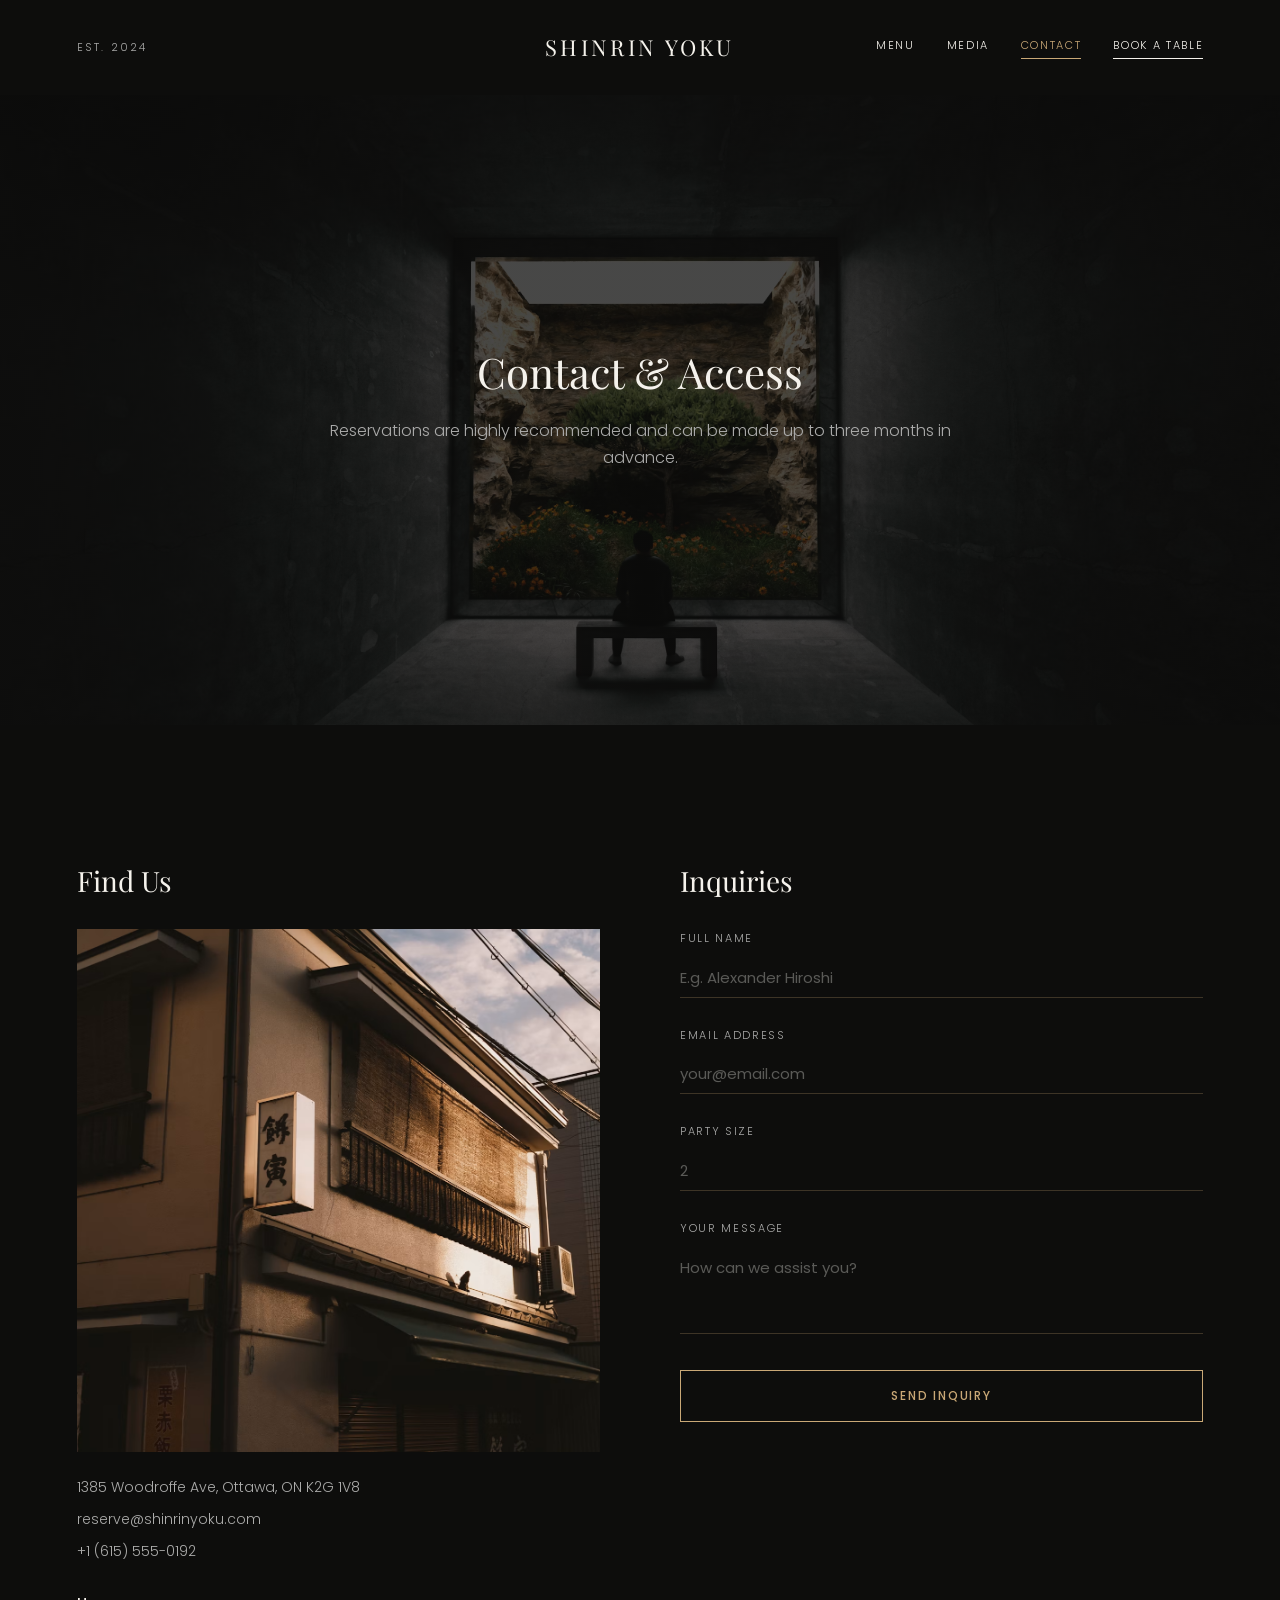
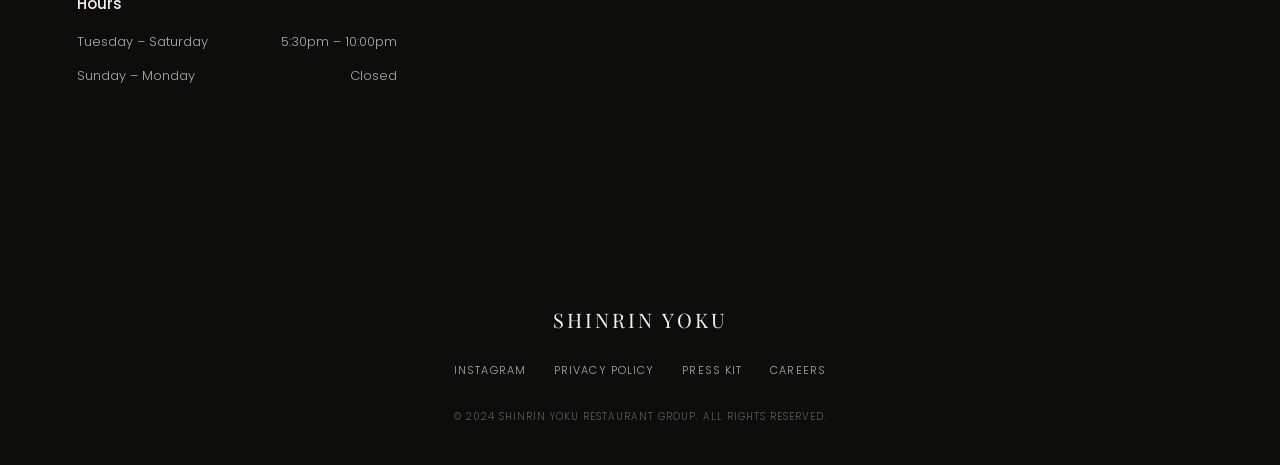
<file: htmls/contact.html>
<!DOCTYPE html>
<html lang="en">
<head>
  <meta charset="UTF-8">
  <meta name="viewport" content="width=device-width, initial-scale=1.0">
  <title>Contact — Shinrin Yoku</title>
  <link rel="stylesheet" href="../css-folder/style.css">
</head>
<body>

  <!-- ===== HEADER ===== -->
  <header class="site-header">
    <span class="site-header__est">Est. 2024</span>
    <a href="index.html" class="site-header__logo">Shinrin Yoku</a>
    <nav class="site-header__nav">
      <a href="menu.html" class="site-header__link">Menu</a>
      <a href="media.html" class="site-header__link">Media</a>
      <a href="contact.html" class="site-header__link is-active">Contact</a>
      <a href="contact.html#reserve" class="site-header__link site-header__link--cta">Book a Table</a>
    </nav>
  </header>

  <main>

    <!-- ===== PAGE INTRO ===== -->
      <section class="page-intro page-intro--contact">
      <h1 class="page-intro__title">Contact &amp; Access</h1>
        <p class="page-intro__text">
        Reservations are highly recommended and can be made up to three
        months in advance.
        </p>
      </section>

    <!-- ===== CONTACT & INQUIRIES ===== -->
    <section id="reserve" class="contact">
      <div class="contact__info">
        <h2 class="contact__title">Find Us</h2>
        <div class="contact__map">
          <img src="images/image-ver-10.avif" alt="outside view restaurant" class="">
          <span class="contact__map-pin" aria-hidden="true"></span>
          <p class="contact__address">12 Kyoto Ave, Minimalist District</p>
        </div>
        <ul class="contact__details">
          <li>1385 Woodroffe Ave, Ottawa, ON K2G 1V8</li>
          <li>reserve@shinrinyoku.com</li>
          <li>+1 (615) 555-0192</li>
        </ul>
        <div class="contact__hours">
          <h3>Hours</h3>
          <dl>
            <div class="contact__hours-row">
              <dt>Tuesday &ndash; Saturday</dt>
              <dd>5:30pm &ndash; 10:00pm</dd>
            </div>
            <div class="contact__hours-row">
              <dt>Sunday &ndash; Monday</dt>
              <dd>Closed</dd>
            </div>
          </dl>
        </div>
      </div>

      <div class="contact__form-wrap">
        <h2 class="contact__title">Inquiries</h2>
        <form class="contact__form">
          <div class="form-field">
            <label for="full-name">Full Name</label>
            <input type="text" id="full-name" name="full-name" placeholder="E.g. Alexander Hiroshi">
          </div>
          <div class="form-field">
            <label for="email">Email Address</label>
            <input type="email" id="email" name="email" placeholder="your@email.com">
          </div>
          <div class="form-field">
            <label for="party-size">Party Size</label>
            <input type="number" id="party-size" name="party-size" min="1" max="12" placeholder="2">
          </div>
          <div class="form-field">
            <label for="message">Your Message</label>
            <textarea id="message" name="message" placeholder="How can we assist you?" rows="3"></textarea>
          </div>
          <button type="submit" class="btn btn--outline btn--full">Send Inquiry</button>
        </form>
      </div>
    </section>

  </main>

  <!-- ===== FOOTER ===== -->
  <footer class="site-footer">
    <p class="site-footer__logo">Shinrin Yoku</p>
    <nav class="site-footer__nav">
      <a href="#">Instagram</a>
      <a href="#">Privacy Policy</a>
      <a href="#">Press Kit</a>
      <a href="#">Careers</a>
    </nav>
    <p class="site-footer__copyright">&copy; 2024 Shinrin Yoku Restaurant Group. All rights reserved.</p>
  </footer>

</body>
</html>
</file>
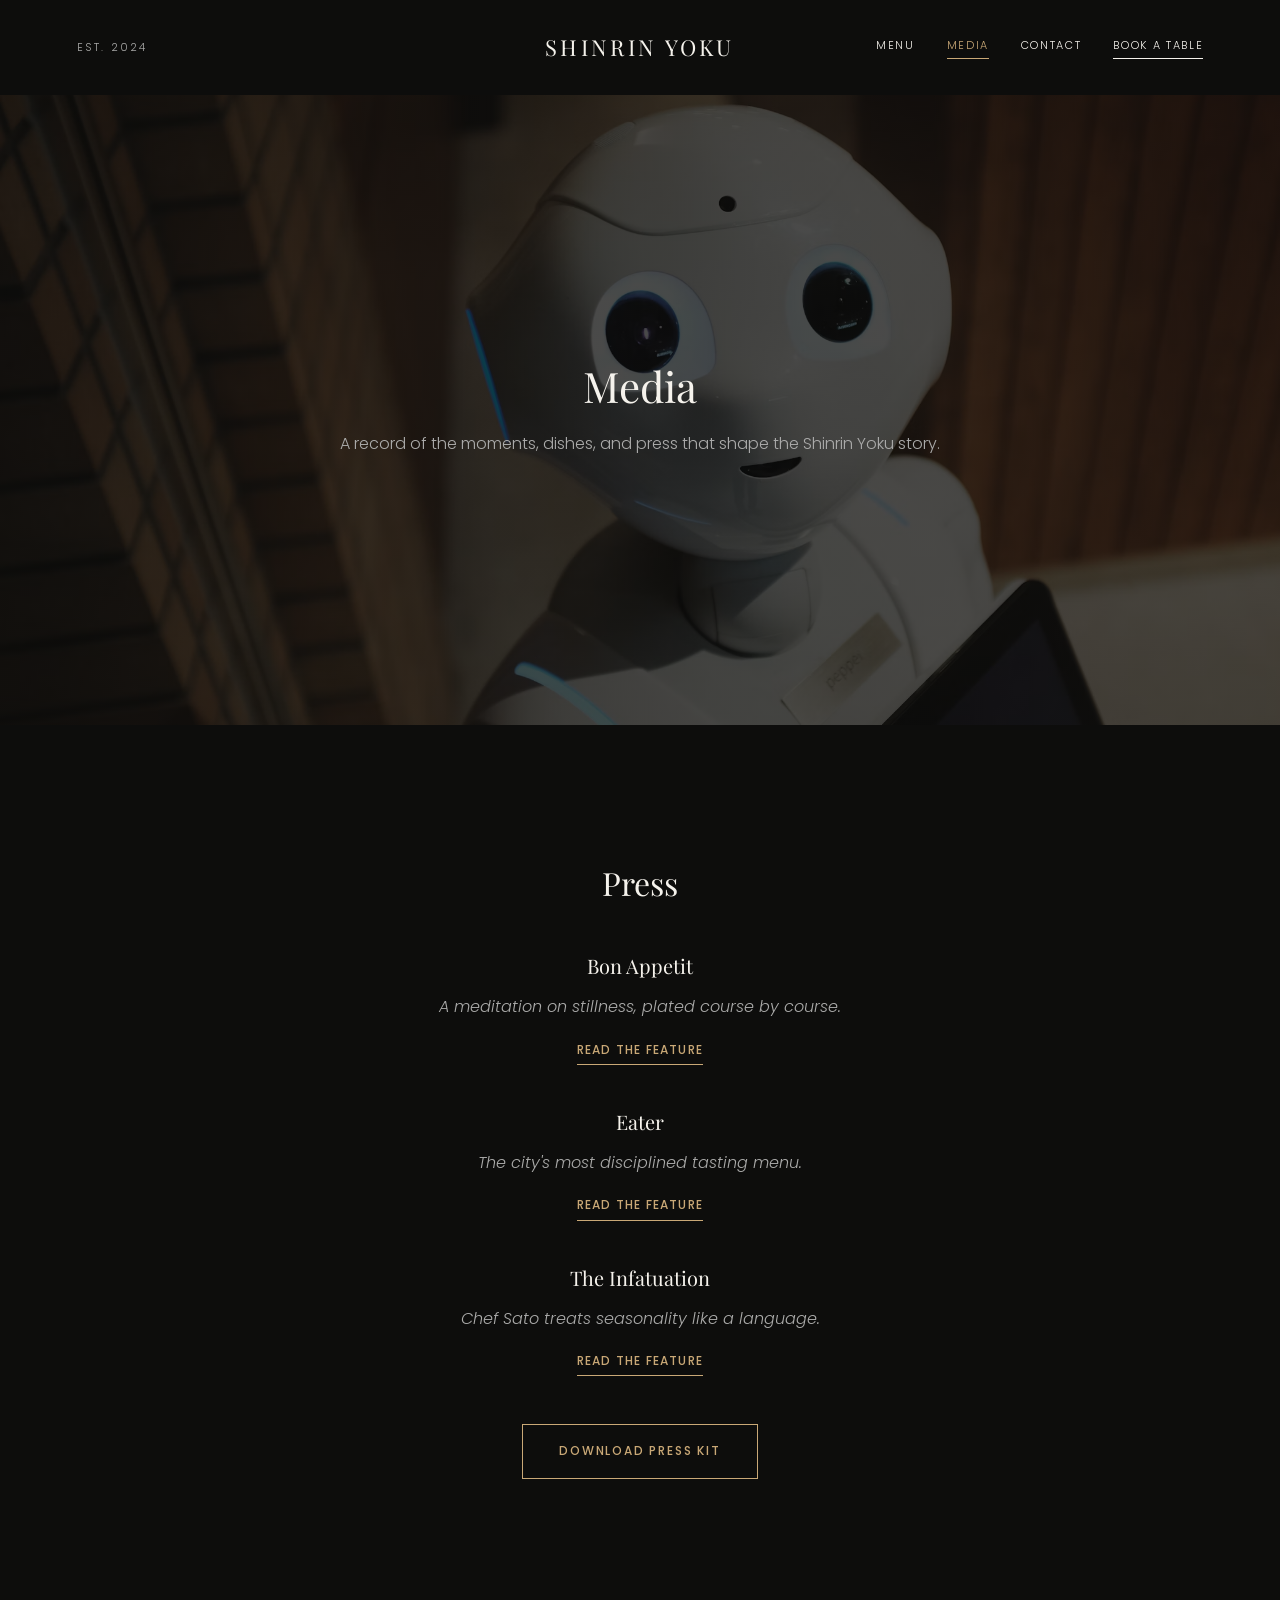
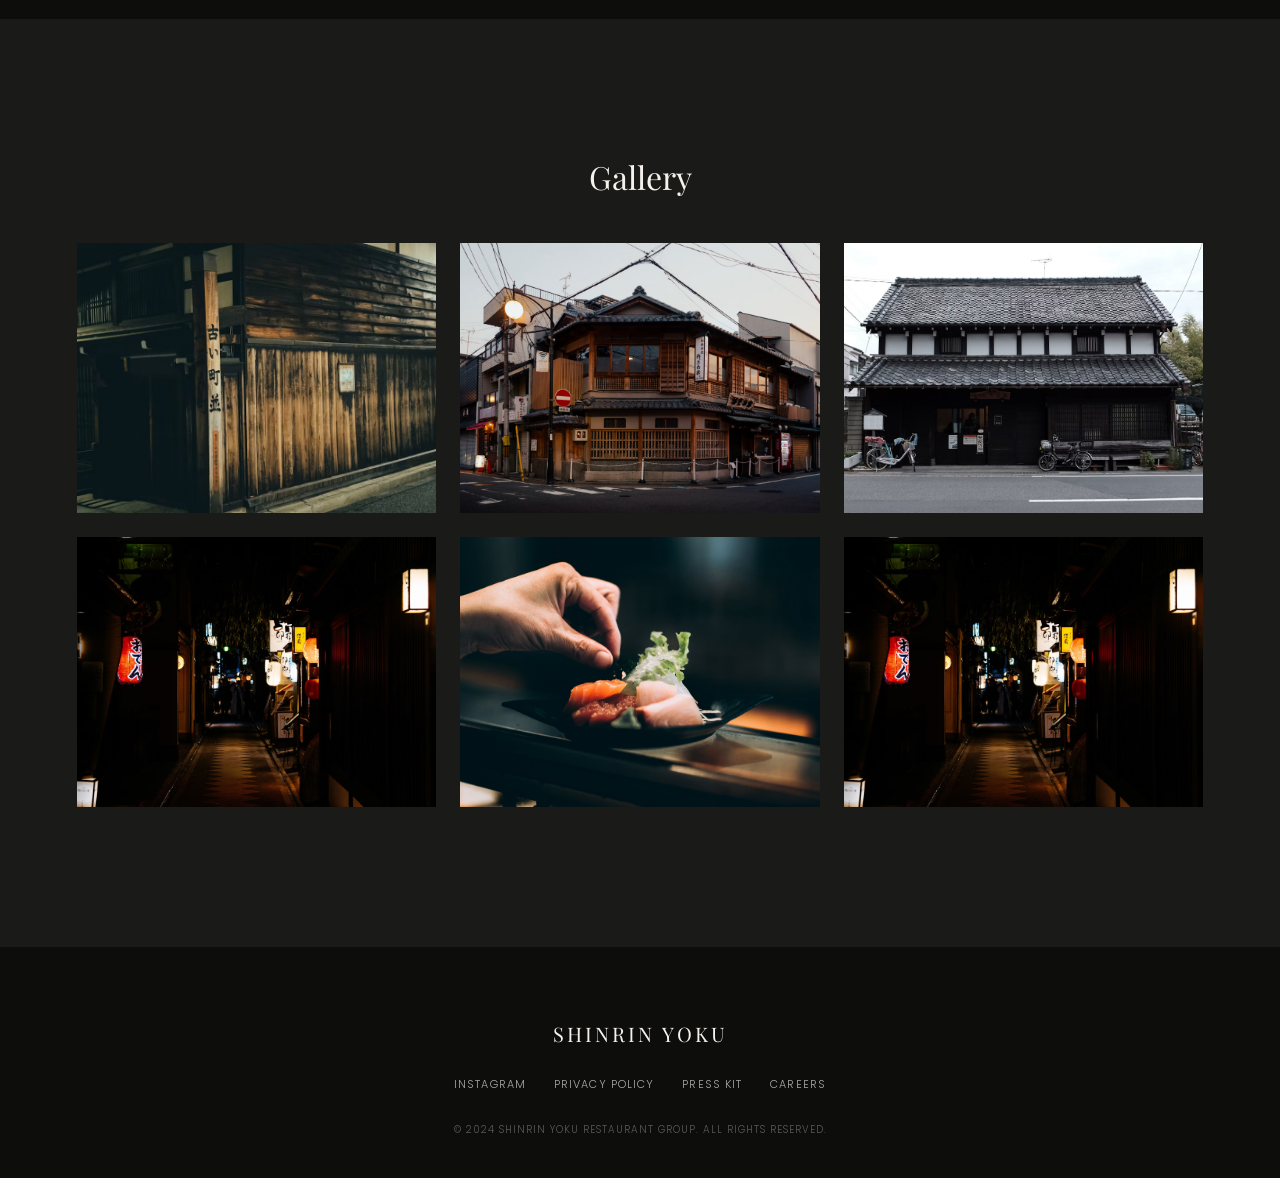
<file: Htmls/media.html>
<!DOCTYPE html>
<html lang="en">
<head>
  <meta charset="UTF-8">
  <meta name="viewport" content="width=device-width, initial-scale=1.0">
  <title>Media — Shinrin Yoku</title>
  <link rel="stylesheet" href="style.css">
</head>
<body>

  <!-- ===== HEADER ===== -->
  <header class="site-header">
    <span class="site-header__est">Est. 2024</span>
    <a href="index.html" class="site-header__logo">Shinrin Yoku</a>
    <nav class="site-header__nav">
      <a href="menu.html" class="site-header__link">Menu</a>
      <a href="media.html" class="site-header__link is-active">Media</a>
      <a href="contact.html" class="site-header__link">Contact</a>
      <a href="contact.html#reserve" class="site-header__link site-header__link--cta">Book a Table</a>
    </nav>
  </header>

  <main>

    <!-- ===== PAGE INTRO ===== -->
    <section class="page-intro page-intro--media">
      <h1 class="page-intro__title">Media</h1>
      <p class="page-intro__text">
        A record of the moments, dishes, and press that shape the Shinrin
        Yoku story.
      </p>
    </section>

    <!-- ===== PRESS ===== -->
    <section class="press">
      <h2 class="press__title">Press</h2>
      <ul class="press__list">
        <li class="press__item">
          <span class="press__outlet">Bon Appetit</span>
          <p class="press__quote">A meditation on stillness, plated course by course.</p>
          <a href="#" class="link-underline">Read the Feature</a>
        </li>
        <li class="press__item">
          <span class="press__outlet">Eater</span>
          <p class="press__quote">The city's most disciplined tasting menu.</p>
          <a href="#" class="link-underline">Read the Feature</a>
        </li>
        <li class="press__item">
          <span class="press__outlet">The Infatuation</span>
          <p class="press__quote">Chef Sato treats seasonality like a language.</p>
          <a href="#" class="link-underline">Read the Feature</a>
        </li>
      </ul>
      <a href="#" class="btn btn--outline">Download Press Kit</a>
    </section>

    <!-- ===== GALLERY ===== -->
    <section class="gallery">
      <h2 class="gallery__title">Gallery</h2>
      <div class="gallery__grid">
        <figure class="gallery__item">
          <img src="images/image-media-1.avif" alt="Dining room interior with charred cedar tables">
        </figure>
        <figure class="gallery__item">
          <img src="images/image-media-2.avif" alt="Close-up of a plated omakase course">
        </figure>
        <figure class="gallery__item">
          <img src="images/image-media-3.avif" alt="Chef Kenji Sato at work in the kitchen">
        </figure>
        <figure class="gallery__item">
          <img src="images/image-media-5.avif" alt="Sake being poured at the bar">
        </figure>
        <figure class="gallery__item">
          <img src="images/image-media-6.avif" alt="Entrance to the restaurant at dusk">
        </figure>
        <figure class="gallery__item">
          <img src="images/image-media-5.avif" alt="Bonsai tree centerpiece in the dining room">
        </figure>
      </div>
    </section>

  </main>

  <!-- ===== FOOTER ===== -->
  <footer class="site-footer">
    <p class="site-footer__logo">Shinrin Yoku</p>
    <nav class="site-footer__nav">
      <a href="https://www.instagram.com/">Instagram</a>
      <a href="#">Privacy Policy</a>
      <a href="#">Press Kit</a>
      <a href="#">Careers</a>
    </nav>
    <p class="site-footer__copyright">&copy; 2024 Shinrin Yoku Restaurant Group. All rights reserved.</p>
  </footer>

</body>
</html>
</file>
<file: docs/css-folder/style.css>
/* =========================================================
   SHINRIN YOKU — MAIN STYLESHEET
   Sections match the HTML comments 1:1 for easy scanning.
   ========================================================= */

@import url('https://fonts.googleapis.com/css2?family=Playfair+Display:ital,wght@0,400;0,500;1,400;1,500&family=Poppins:wght@300;400;500&display=swap');

/* ===== TOKENS ===== */
:root {
  /* color */
  --bg-base: #0d0d0c;      /* main page background, near-black */
  --bg-alt: #1a1a18;       /* elevated / alternating section background */
  --text-heading: #f5f2ec; /* cream white, serif headings */
  --text-body: #ababaa;    /* warm gray, paragraph text */
  --accent: #c9a876;       /* gold — labels, borders, links, icons */
  --accent-dark: #1a1a18;  /* dark text used ON gold buttons */
  --hairline: rgba(201, 168, 118, 0.25);

  /* type */
  --font-display: 'Playfair Display', Georgia, serif;
  --font-body: 'Poppins', -apple-system, sans-serif;

  /* spacing */
  --gutter: 6vw;
  --section-py: 140px;
}

/* ===== RESET / BASE ===== */
* {
  box-sizing: border-box;
  margin: 0;
  padding: 0;
}

html {
  scroll-behavior: smooth;
}

body {
  background: var(--bg-base);
  color: var(--text-body);
  font-family: var(--font-body);
  font-weight: 300;
  font-size: 16px;
  line-height: 1.7;
}

img {
  display: block;
  max-width: 100%;
}

a {
  color: inherit;
  text-decoration: none;
}

h1, h2, h3 {
  font-family: var(--font-display);
  font-weight: 400;
  color: var(--text-heading);
  line-height: 1.15;
}

/* ===== REUSABLE: buttons & links ===== */
.btn {
  display: inline-block;
  padding: 16px 36px;
  font-family: var(--font-body);
  font-size: 12px;
  font-weight: 500;
  letter-spacing: 0.15em;
  text-transform: uppercase;
  text-align: center;
  border: 1px solid var(--accent);
  transition: background 0.3s ease, color 0.3s ease;
  cursor: pointer;
}

.btn--outline {
  background: transparent;
  color: var(--accent);
}

.btn--outline:hover {
  background: var(--accent);
  color: var(--accent-dark);
}

.btn--solid {
  background: var(--accent);
  color: var(--accent-dark);
  border-color: var(--accent);
}

.btn--solid:hover {
  background: transparent;
  color: var(--accent);
}

.btn--full {
  width: 100%;
  background: transparent;
  border: 1px solid var(--accent);
}

.link-underline {
  display: inline-block;
  font-size: 12px;
  font-weight: 500;
  letter-spacing: 0.1em;
  text-transform: uppercase;
  color: var(--accent);
  border-bottom: 1px solid var(--accent);
  padding-bottom: 4px;
}

/* ===== HEADER ===== */
.site-header {
  display: flex;
  align-items: center;
  justify-content: space-between;
  padding: 36px var(--gutter);
  position: relative;
  z-index: 10;
}

.site-header__est {
  font-size: 11px;
  letter-spacing: 0.2em;
  text-transform: uppercase;
  color: var(--text-body);
}

.site-header__logo {
  position: absolute;
  left: 50%;
  transform: translateX(-50%);
  font-family: var(--font-display);
  font-size: 22px;
  letter-spacing: 0.15em;
  text-transform: uppercase;
  color: var(--text-heading);
}

.site-header__nav {
  display: flex;
  align-items: center;
  gap: 32px;
  margin-left: auto;
}

.site-header__link {
  font-size: 11px;
  letter-spacing: 0.15em;
  text-transform: uppercase;
  color: var(--text-heading);
  border-bottom: 1px solid transparent;
  padding-bottom: 3px;
  transition: border-color 0.3s ease, color 0.3s ease;
}

.site-header__link:hover,
.site-header__link.is-active {
  color: var(--accent);
  border-bottom-color: var(--accent);
}

.site-header__link--cta {
  color: var(--text-heading);
  border-bottom-color: currentColor;
}

/* ===== HERO ===== */
.hero {
  position: relative;
  min-height: 90vh;
  display: flex;
  align-items: flex-end;
  justify-content: center;
  text-align: center;
  overflow: hidden;
  padding-bottom: 100px;
}

.hero__image-wrap {
  position: absolute;
  inset: 0;
  z-index: 0;
}

.hero__image {
  width: 100%;
  height: 100%;
  object-fit: cover;
  object-position: center 30%;
}

.hero__content {
  position: relative;
  z-index: 1;
}

.hero__title {
  font-size: clamp(36px, 4.5vw, 56px);
  margin-bottom: 36px;
}

.hero__title em {
  font-style: italic;
  font-weight: 400;
}

/* ===== TWO-COLUMN CONTENT SECTIONS (shared) ===== */
.philosophy,
.chef,
.omakase {
  display: grid;
  grid-template-columns: 1fr 1fr;
  gap: 80px;
  align-items: center;
  padding: var(--section-py) var(--gutter);
}

.philosophy__media {
  position: relative;
}

.philosophy__label {
  position: absolute;
  top: -40px;
  left: -40px;
  background: var(--bg-alt);
  color: var(--accent);
  font-family: var(--font-display);
  font-size: 26px;
  padding: 28px 36px;
  z-index: 1;
}

.philosophy__image {
  width: 100%;
  aspect-ratio: 4 / 5;
  object-fit: cover;
}

.philosophy__content p {
  margin-bottom: 24px;
}

.philosophy__content .btn {
  margin-top: 8px;
}

/* ===== CULINARY MASTERY (alt background, image right) ===== */
.chef {
  background: var(--bg-alt);
}

.chef__title {
  font-size: 34px;
  margin-bottom: 28px;
}

.chef__content p {
  margin-bottom: 20px;
}

.chef__quote {
  font-family: var(--font-display);
  font-style: italic;
  color: var(--text-heading);
  font-size: 19px;
  line-height: 1.5;
  margin: 28px 0 32px;
}

.chef__image {
  width: 100%;
  aspect-ratio: 4 / 5;
  object-fit: cover;
}

/* ===== CTA BANNER ===== */
.cta-banner {
  position: relative;
  min-height: 60vh;
  display: flex;
  align-items: center;
  justify-content: center;
  text-align: center;
  overflow: hidden;
}

.cta-banner__image {
  position: absolute;
  inset: 0;
  width: 100%;
  height: 100%;
  object-fit: cover;
  z-index: 0;
}

.cta-banner::after {
  content: '';
  position: absolute;
  inset: 0;
  background: rgba(10, 9, 8, 0.55);
  z-index: 0;
}

.cta-banner__content {
  position: relative;
  z-index: 1;
  max-width: 560px;
  padding: 0 24px;
}

.cta-banner__title {
  font-size: 38px;
  margin-bottom: 20px;
}

.cta-banner__text {
  margin-bottom: 32px;
}

/* ===== THE OMAKASE ===== */
.omakase__image {
  width: 100%;
  aspect-ratio: 1 / 1;
  object-fit: cover;
}

.omakase__title {
  font-size: 30px;
  color: var(--accent);
  margin-bottom: 24px;
}

.omakase__content p {
  margin-bottom: 32px;
}

.omakase__pricing {
  margin-bottom: 32px;
}

.omakase__price-row {
  display: flex;
  justify-content: space-between;
  padding: 14px 0;
  border-bottom: 1px solid var(--hairline);
  font-size: 12px;
  letter-spacing: 0.1em;
  text-transform: uppercase;
  color: var(--text-body);
}

.omakase__price-row dd {
  color: var(--text-heading);
}

/* ===== BREUVAGES ===== */
.beverages {
  background: var(--bg-alt);
  text-align: center;
  padding: var(--section-py) var(--gutter);
}

.beverages__icon {
  width: 56px;
  height: 56px;
  margin: 0 auto 28px;
}

.beverages__title {
  font-size: 34px;
  margin-bottom: 20px;
}

.beverages__subtitle {
  max-width: 520px;
  margin: 0 auto 60px;
}

.beverages__grid {
  display: grid;
  grid-template-columns: repeat(3, 1fr);
  gap: 32px;
}

.beverages__item img {
  width: 100%;
  aspect-ratio: 4 / 3;
  object-fit: cover;
  margin-bottom: 18px;
}

.beverages__item figcaption {
  font-family: var(--font-display);
  font-style: italic;
  font-size: 17px;
  color: var(--text-heading);
}

/* ===== CONTACT & INQUIRIES ===== */
.contact {
  display: grid;
  grid-template-columns: 1fr 1fr;
  align-items: start;
  gap: 80px;
  padding: var(--section-py) var(--gutter);
}

.contact__title {
  font-size: 28px;
  margin-bottom: 32px;
}

.contact__map {
  position: relative;
  background: var(--bg-alt);
  width: 100%;
  aspect-ratio: 1 / 1;
  overflow: hidden;
}

.contact__map img,
.contact__map iframe {
  width: 100%;
  height: 100%;
  border: none;
  display: block;
  object-fit: cover;
}

.contact__details {
  list-style: none;
  margin-top: 24px;
  font-size: 14px;
}

.contact__details li {
  margin-bottom: 8px;
}

.contact__hours {
  margin-top: 32px;
}

.contact__hours h3 {
  font-size: 15px;
  color: var(--text-heading);
  margin-bottom: 12px;
  font-family: var(--font-body);
  font-weight: 500;
}

.contact__hours-row {
  display: flex;
  justify-content: space-between;
  max-width: 320px;
  font-size: 13px;
  padding: 6px 0;
}

.form-field {
  margin-bottom: 28px;
}

.form-field label {
  display: block;
  font-size: 11px;
  letter-spacing: 0.15em;
  text-transform: uppercase;
  color: var(--text-body);
  margin-bottom: 10px;
}

.form-field input,
.form-field textarea {
  width: 100%;
  background: transparent;
  border: none;
  border-bottom: 1px solid var(--hairline);
  color: var(--text-heading);
  font-family: var(--font-body);
  font-size: 15px;
  padding: 8px 0;
  resize: none;
}

.form-field input::placeholder,
.form-field textarea::placeholder {
  color: #5a5a57;
}

.form-field input:focus,
.form-field textarea:focus {
  outline: none;
  border-bottom-color: var(--accent);
}

/* ===== FOOTER ===== */
.site-footer {
  text-align: center;
  padding: 70px var(--gutter) 40px;
}

.site-footer__logo {
  font-family: var(--font-display);
  font-size: 20px;
  letter-spacing: 0.15em;
  text-transform: uppercase;
  color: var(--text-heading);
  margin-bottom: 24px;
}

.site-footer__nav {
  display: flex;
  justify-content: center;
  gap: 28px;
  margin-bottom: 28px;
}

.site-footer__nav a {
  font-size: 11px;
  letter-spacing: 0.1em;
  text-transform: uppercase;
  color: var(--text-body);
}

.site-footer__nav a:hover {
  color: var(--accent);
}

.site-footer__copyright {
  font-size: 10px;
  letter-spacing: 0.1em;
  text-transform: uppercase;
  color: #5a5a57;
}

/* =========================================================
   SUB-PAGE PATTERNS (menu.html / contact.html / media.html)
   ========================================================= */

.page-intro {
  text-align: center;
  padding: 160px var(--gutter) 80px;
  max-width: 640px;
  margin: 0 auto;
}

.page-intro--menu,
.page-intro--contact,
.page-intro--media {
  max-width: none;
  width: 100%;
  min-height: 70vh;
  display: flex;
  flex-direction: column;
  align-items: center;
  justify-content: center;
  padding: 100px var(--gutter);
  background-size: cover;
  background-position: center;
  background-repeat: no-repeat;
}

.page-intro--menu {
  background-image:
    linear-gradient(rgba(13, 13, 12, 0.75), rgba(13, 13, 12, 0.75)),
    url('../images/image-ver-1.1.avif');
}

.page-intro--contact {
  background-image:
    linear-gradient(rgba(13, 13, 12, 0.75), rgba(13, 13, 12, 0.75)),
    url('../images/image-ver-contact.avif');
}

.page-intro--media {
  background-image:
    linear-gradient(rgba(13, 13, 12, 0.75), rgba(13, 13, 12, 0.75)),
    url('../images/image-ver-3.avif');
}

.page-intro--menu .page-intro__title,
.page-intro--menu .page-intro__text,
.page-intro--contact .page-intro__title,
.page-intro--contact .page-intro__text,
.page-intro--media .page-intro__title,
.page-intro--media .page-intro__text {
  max-width: 640px;
  margin-left: auto;
  margin-right: auto;
}

.page-intro__title {
  font-size: 42px;
  margin-bottom: 20px;
}

/* ----- Menu page ----- */
.menu-section {
  padding: var(--section-py) var(--gutter);
  max-width: 720px;
  margin: 0 auto;
}

.menu-section--alt {
  background: var(--bg-alt);
  max-width: none;
  text-align: center;
}

.menu-section__title {
  font-size: 32px;
  margin-bottom: 40px;
}

.menu-section--alt .menu-section__title {
  margin-bottom: 16px;
}

.menu-section__subtitle {
  max-width: 480px;
  margin: 0 auto 48px;
}

.menu-list__row {
  display: flex;
  justify-content: space-between;
  align-items: baseline;
  gap: 24px;
  padding: 20px 0;
  border-bottom: 1px solid var(--hairline);
}

.menu-list--drinks {
  max-width: 520px;
  margin: 0 auto 48px;
  text-align: left;
}

.menu-list__item dt {
  font-family: var(--font-display);
  font-size: 18px;
  color: var(--text-heading);
  margin-bottom: 4px;
}

.menu-list__item dd {
  font-size: 13px;
  color: var(--text-body);
}

.menu-list__price {
  font-size: 14px;
  color: var(--accent);
  white-space: nowrap;
}

.menu-pricing {
  margin-top: 48px;
  border-top: 1px solid var(--hairline);
}

.menu-pricing__row {
  display: flex;
  justify-content: space-between;
  padding: 16px 0;
  border-bottom: 1px solid var(--hairline);
  font-size: 13px;
  letter-spacing: 0.08em;
  text-transform: uppercase;
}

.menu-note {
  margin-top: 32px;
  font-size: 12px;
  color: #6b6b68;
  line-height: 1.6;
}

/* ----- Contact page ----- */
.contact__form-wrap .contact__title {
  margin-bottom: 32px;
}

/* ----- Media page ----- */
.press {
  padding: var(--section-py) var(--gutter);
  max-width: 800px;
  margin: 0 auto;
  text-align: center;
}

.press__title {
  font-size: 32px;
  margin-bottom: 48px;
}

.press__list {
  list-style: none;
  display: grid;
  gap: 40px;
  margin-bottom: 48px;
}

.press__outlet {
  display: block;
  font-family: var(--font-display);
  font-size: 20px;
  color: var(--text-heading);
  margin-bottom: 10px;
}

.press__quote {
  font-style: italic;
  margin-bottom: 14px;
}

.gallery {
  background: var(--bg-alt);
  padding: var(--section-py) var(--gutter);
}

.gallery__title {
  text-align: center;
  font-size: 32px;
  margin-bottom: 48px;
}

.gallery__grid {
  display: grid;
  grid-template-columns: repeat(3, 1fr);
  gap: 24px;
}

.gallery__item img {
  width: 100%;
  aspect-ratio: 4 / 3;
  object-fit: cover;
}

/* =========================================================
   RESPONSIVE
   ========================================================= */
@media (max-width: 900px) {
  .philosophy,
  .chef,
  .omakase,
  .contact {
    grid-template-columns: 1fr;
    gap: 48px;
  }

  .chef {
    display: flex;
    flex-direction: column-reverse;
  }

  .beverages__grid,
  .gallery__grid {
    grid-template-columns: 1fr;
  }

  .site-header {
    flex-wrap: wrap;
    gap: 16px;
  }

  .site-header__logo {
    position: static;
    transform: none;
  }
}
</file>
<file: Htmls/style.css>
/* =========================================================
   SHINRIN YOKU — MAIN STYLESHEET
   Sections match the HTML comments 1:1 for easy scanning.
   ========================================================= */

@import url('https://fonts.googleapis.com/css2?family=Playfair+Display:ital,wght@0,400;0,500;1,400;1,500&family=Poppins:wght@300;400;500&display=swap');

/* ===== TOKENS ===== */
:root {
  /* color */
  --bg-base: #0d0d0c;
  /* main page background, near-black */
  --bg-alt: #1a1a18;
  /* elevated / alternating section background */
  --text-heading: #f5f2ec;
  /* cream white, serif headings */
  --text-body: #ababaa;
  /* warm gray, paragraph text */
  --accent: #c9a876;
  /* gold — labels, borders, links, icons */
  --accent-dark: #1a1a18;
  /* dark text used ON gold buttons */
  --hairline: rgba(201, 168, 118, 0.25);

  /* type */
  --font-display: 'Playfair Display', Georgia, serif;
  --font-body: 'Poppins', -apple-system, sans-serif;

  /* spacing */
  --gutter: 6vw;
  --section-py: 140px;
}

/* ===== RESET / BASE ===== */
* {
  box-sizing: border-box;
  margin: 0;
  padding: 0;
}

html {
  scroll-behavior: smooth;
}

body {
  background: var(--bg-base);
  color: var(--text-body);
  font-family: var(--font-body);
  font-weight: 300;
  font-size: 16px;
  line-height: 1.7;
}

img {
  display: block;
  max-width: 100%;
}

a {
  color: inherit;
  text-decoration: none;
}

h1,
h2,
h3 {
  font-family: var(--font-display);
  font-weight: 400;
  color: var(--text-heading);
  line-height: 1.15;
}

/* ===== REUSABLE: buttons & links ===== */
.btn {
  display: inline-block;
  padding: 16px 36px;
  font-family: var(--font-body);
  font-size: 12px;
  font-weight: 500;
  letter-spacing: 0.15em;
  text-transform: uppercase;
  text-align: center;
  border: 1px solid var(--accent);
  transition: background 0.3s ease, color 0.3s ease;
  cursor: pointer;
}

.btn--outline {
  background: transparent;
  color: var(--accent);
}

.btn--outline:hover {
  background: var(--accent);
  color: var(--accent-dark);
}

.btn--solid {
  background: var(--accent);
  color: var(--accent-dark);
  border-color: var(--accent);
}

.btn--solid:hover {
  background: transparent;
  color: var(--accent);
}

.btn--full {
  width: 100%;
  background: transparent;
  border: 1px solid var(--accent);
}

.link-underline {
  display: inline-block;
  font-size: 12px;
  font-weight: 500;
  letter-spacing: 0.1em;
  text-transform: uppercase;
  color: var(--accent);
  border-bottom: 1px solid var(--accent);
  padding-bottom: 4px;
}

/* ===== HEADER ===== */
.site-header {
  display: flex;
  align-items: center;
  justify-content: space-between;
  padding: 36px var(--gutter);
  position: relative;
  z-index: 10;
}

.site-header__est {
  font-size: 11px;
  letter-spacing: 0.2em;
  text-transform: uppercase;
  color: var(--text-body);
}

.site-header__logo {
  position: absolute;
  left: 50%;
  transform: translateX(-50%);
  font-family: var(--font-display);
  font-size: 22px;
  letter-spacing: 0.15em;
  text-transform: uppercase;
  color: var(--text-heading);
}

.site-header__nav {
  display: flex;
  align-items: center;
  gap: 32px;
  margin-left: auto;
}

.site-header__link {
  font-size: 11px;
  letter-spacing: 0.15em;
  text-transform: uppercase;
  color: var(--text-heading);
  border-bottom: 1px solid transparent;
  padding-bottom: 3px;
  transition: border-color 0.3s ease, color 0.3s ease;
}

.site-header__link:hover,
.site-header__link.is-active {
  color: var(--accent);
  border-bottom-color: var(--accent);
}

.site-header__link--cta {
  color: var(--text-heading);
  border-bottom-color: currentColor;
}

/* ===== HERO ===== */
.hero {
  position: relative;
  min-height: 90vh;
  display: flex;
  align-items: flex-end;
  justify-content: center;
  text-align: center;
  overflow: hidden;
  padding-bottom: 100px;
}

.hero__image-wrap {
  position: absolute;
  inset: 0;
  z-index: 0;
}

.hero__image {
  width: 100%;
  height: 100%;
  object-fit: cover;
  object-position: center 30%;
}

.hero__content {
  position: relative;
  z-index: 1;
}

.hero__title {
  font-size: clamp(36px, 4.5vw, 56px);
  margin-bottom: 36px;
}

.hero__title em {
  font-style: italic;
  font-weight: 400;
}

/* ===== TWO-COLUMN CONTENT SECTIONS (shared) ===== */
.philosophy,
.chef,
.omakase {
  display: grid;
  grid-template-columns: 1fr 1fr;
  gap: 80px;
  align-items: center;
  padding: var(--section-py) var(--gutter);
}

.philosophy__media {
  position: relative;
}

.philosophy__label {
  position: absolute;
  top: -40px;
  left: -40px;
  background: var(--bg-alt);
  color: var(--accent);
  font-family: var(--font-display);
  font-size: 26px;
  padding: 28px 36px;
  z-index: 1;
}

.philosophy__image {
  width: 100%;
  aspect-ratio: 4 / 5;
  object-fit: cover;
}

.philosophy__content p {
  margin-bottom: 24px;
}

.philosophy__content .btn {
  margin-top: 8px;
}

/* ===== CULINARY MASTERY (alt background, image right) ===== */
.chef {
  background: var(--bg-alt);
}

.chef__title {
  font-size: 34px;
  margin-bottom: 28px;
}

.chef__content p {
  margin-bottom: 20px;
}

.chef__quote {
  font-family: var(--font-display);
  font-style: italic;
  color: var(--text-heading);
  font-size: 19px;
  line-height: 1.5;
  margin: 28px 0 32px;
}

.chef__image {
  width: 100%;
  aspect-ratio: 4 / 5;
  object-fit: cover;
}

/* ===== CTA BANNER ===== */
.cta-banner {
  position: relative;
  min-height: 60vh;
  display: flex;
  align-items: center;
  justify-content: center;
  text-align: center;
  overflow: hidden;
}

.cta-banner__image {
  position: absolute;
  inset: 0;
  width: 100%;
  height: 100%;
  object-fit: cover;
  z-index: 0;
}

.cta-banner::after {
  content: '';
  position: absolute;
  inset: 0;
  background: rgba(10, 9, 8, 0.55);
  z-index: 0;
}

.cta-banner__content {
  position: relative;
  z-index: 1;
  max-width: 560px;
  padding: 0 24px;
}

.cta-banner__title {
  font-size: 38px;
  margin-bottom: 20px;
}

.cta-banner__text {
  margin-bottom: 32px;
}

/* ===== THE OMAKASE ===== */
.omakase__image {
  width: 100%;
  aspect-ratio: 1 / 1;
  object-fit: cover;
}

.omakase__title {
  font-size: 30px;
  color: var(--accent);
  margin-bottom: 24px;
}

.omakase__content p {
  margin-bottom: 32px;
}

.omakase__pricing {
  margin-bottom: 32px;
}

.omakase__price-row {
  display: flex;
  justify-content: space-between;
  padding: 14px 0;
  border-bottom: 1px solid var(--hairline);
  font-size: 12px;
  letter-spacing: 0.1em;
  text-transform: uppercase;
  color: var(--text-body);
}

.omakase__price-row dd {
  color: var(--text-heading);
}

/* ===== BREUVAGES ===== */
.beverages {
  background: var(--bg-alt);
  text-align: center;
  padding: var(--section-py) var(--gutter);
}

.beverages__icon {
  width: 56px;
  height: 56px;
  margin: 0 auto 28px;
}

.beverages__title {
  font-size: 34px;
  margin-bottom: 20px;
}

.beverages__subtitle {
  max-width: 520px;
  margin: 0 auto 60px;
}

.beverages__grid {
  display: grid;
  grid-template-columns: repeat(3, 1fr);
  gap: 32px;
}

.beverages__item img {
  width: 100%;
  aspect-ratio: 4 / 3;
  object-fit: cover;
  margin-bottom: 18px;
}

.beverages__item figcaption {
  font-family: var(--font-display);
  font-style: italic;
  font-size: 17px;
  color: var(--text-heading);
}

/* ===== CONTACT & INQUIRIES ===== */

.contact {
  display: grid;
  grid-template-columns: 1fr 1fr;
  align-items: start;
  gap: 80px;
  padding: var(--section-py) var(--gutter);
}

.contact__title {
  font-size: 28px;
  margin-bottom: 32px;
}

.contact__map {
  position: relative;
  background: var(--bg-alt);
  width: 100%;
  aspect-ratio: 1 / 1;
  overflow: hidden;
}

.contact__map-iframe {
  width: 100%;
  height: 100%;
  border: none;
  display: block;
  filter: grayscale(1) invert(0.9) contrast(0.9);
}

.contact__address {
  font-size: 13px;
  letter-spacing: 0.05em;
  color: var(--text-heading);
}

.contact__details {
  list-style: none;
  margin-top: 24px;
  font-size: 14px;
}

.contact__details li {
  margin-bottom: 8px;
}

.contact__hours {
  margin-top: 32px;
}

.contact__hours h3 {
  font-size: 15px;
  color: var(--text-heading);
  margin-bottom: 12px;
  font-family: var(--font-body);
  font-weight: 500;
}

.contact__hours-row {
  display: flex;
  justify-content: space-between;
  max-width: 320px;
  font-size: 13px;
  padding: 6px 0;
}

.form-field {
  margin-bottom: 28px;
}

.form-field label {
  display: block;
  font-size: 11px;
  letter-spacing: 0.15em;
  text-transform: uppercase;
  color: var(--text-body);
  margin-bottom: 10px;
}

.form-field input,
.form-field textarea {
  width: 100%;
  background: transparent;
  border: none;
  border-bottom: 1px solid var(--hairline);
  color: var(--text-heading);
  font-family: var(--font-body);
  font-size: 15px;
  padding: 8px 0;
  resize: none;
}

.form-field input::placeholder,
.form-field textarea::placeholder {
  color: #5a5a57;
}

.form-field input:focus,
.form-field textarea:focus {
  outline: none;
  border-bottom-color: var(--accent);
}

/* ===== FOOTER ===== */
.site-footer {
  text-align: center;
  padding: 70px var(--gutter) 40px;
}

.site-footer__logo {
  font-family: var(--font-display);
  font-size: 20px;
  letter-spacing: 0.15em;
  text-transform: uppercase;
  color: var(--text-heading);
  margin-bottom: 24px;
}

.site-footer__nav {
  display: flex;
  justify-content: center;
  gap: 28px;
  margin-bottom: 28px;
}

.site-footer__nav a {
  font-size: 11px;
  letter-spacing: 0.1em;
  text-transform: uppercase;
  color: var(--text-body);
}

.site-footer__nav a:hover {
  color: var(--accent);
}

.site-footer__copyright {
  font-size: 10px;
  letter-spacing: 0.1em;
  text-transform: uppercase;
  color: #5a5a57;
}

/* =========================================================
   SUB-PAGE PATTERNS (menu.html / contact.html / media.html)
   ========================================================= */
  /*======================================================== */
 
.page-intro {
  text-align: center;
  padding: 160px var(--gutter) 80px;
  max-width: 640px;
  margin: 0 auto;
}
 
.page-intro--menu,
.page-intro--contact,
.page-intro--media {
  max-width: none;
  width: 100%;
  min-height: 70vh;
  display: flex;
  flex-direction: column;
  align-items: center;
  justify-content: center;
  padding: 100px var(--gutter);
  background-size: cover;
  background-position: center;
  background-repeat: no-repeat;
}
 
.page-intro--menu {
  background-image:
    linear-gradient(rgba(13, 13, 12, 0.75), rgba(13, 13, 12, 0.75)),
    url('images/image-ver-1.1.avif');
}
 
.page-intro--contact {
  background-image:
    linear-gradient(rgba(13, 13, 12, 0.75), rgba(13, 13, 12, 0.75)),
    url('images/image-ver-contact.avif');
}
 
.page-intro--media {
  background-image:
    linear-gradient(rgba(13, 13, 12, 0.75), rgba(13, 13, 12, 0.75)),
    url('images/image-media-1.1.avif');
}
 
.page-intro--menu .page-intro__title,
.page-intro--menu .page-intro__text,
.page-intro--contact .page-intro__title,
.page-intro--contact .page-intro__text,
.page-intro--media .page-intro__title,
.page-intro--media .page-intro__text {
  max-width: 640px;
  margin-left: auto;
  margin-right: auto;
}
 
.page-intro__title {
  font-size: 42px;
  margin-bottom: 20px;
}
 
/* ----- Menu page ----- */
.menu-section {
  padding: var(--section-py) var(--gutter);
  max-width: 720px;
  margin: 0 auto;
}
 
.menu-section--alt {
  background: var(--bg-alt);
  max-width: none;
  text-align: center;
}
 
.menu-section__title {
  font-size: 32px;
  margin-bottom: 40px;
}
 
.menu-section--alt .menu-section__title {
  margin-bottom: 16px;
}
 
.menu-section__subtitle {
  max-width: 480px;
  margin: 0 auto 48px;
}
 
.menu-list__row {
  display: flex;
  justify-content: space-between;
  align-items: baseline;
  gap: 24px;
  padding: 20px 0;
  border-bottom: 1px solid var(--hairline);
}
 
.menu-list--drinks {
  max-width: 520px;
  margin: 0 auto 48px;
  text-align: left;
}
 
.menu-list__item dt {
  font-family: var(--font-display);
  font-size: 18px;
  color: var(--text-heading);
  margin-bottom: 4px;
}
 
.menu-list__item dd {
  font-size: 13px;
  color: var(--text-body);
}
 
.menu-list__price {
  font-size: 14px;
  color: var(--accent);
  white-space: nowrap;
}
 
.menu-pricing {
  margin-top: 48px;
  border-top: 1px solid var(--hairline);
}
 
.menu-pricing__row {
  display: flex;
  justify-content: space-between;
  padding: 16px 0;
  border-bottom: 1px solid var(--hairline);
  font-size: 13px;
  letter-spacing: 0.08em;
  text-transform: uppercase;
}
 
.menu-note {
  margin-top: 32px;
  font-size: 12px;
  color: #6b6b68;
  line-height: 1.6;
}
 
/* ----- Contact page ----- */
.contact__form-wrap .contact__title {
  margin-bottom: 32px;
}
 
/* ----- Media page ----- */
.press {
  padding: var(--section-py) var(--gutter);
  max-width: 800px;
  margin: 0 auto;
  text-align: center;
}
 
.press__title {
  font-size: 32px;
  margin-bottom: 48px;
}
 
.press__list {
  list-style: none;
  display: grid;
  gap: 40px;
  margin-bottom: 48px;
}
 
.press__outlet {
  display: block;
  font-family: var(--font-display);
  font-size: 20px;
  color: var(--text-heading);
  margin-bottom: 10px;
}
 
.press__quote {
  font-style: italic;
  margin-bottom: 14px;
}
 
.gallery {
  background: var(--bg-alt);
  padding: var(--section-py) var(--gutter);
}
 
.gallery__title {
  text-align: center;
  font-size: 32px;
  margin-bottom: 48px;
}
 
.gallery__grid {
  display: grid;
  grid-template-columns: repeat(3, 1fr);
  gap: 24px;
}
 
.gallery__item img {
  width: 100%;
  aspect-ratio: 4 / 3;
  object-fit: cover;
}
 
/* =========================================================
   RESPONSIVE
   ========================================================= */
@media (max-width: 900px) {
  .philosophy,
  .chef,
  .omakase,
  .contact {
    grid-template-columns: 1fr;
    gap: 48px;
  }
 
  .chef {
    display: flex;
    flex-direction: column-reverse;
  }
 
  .beverages__grid,
  .gallery__grid {
    grid-template-columns: 1fr;
  }
 
  .site-header {
    flex-wrap: wrap;
    gap: 16px;
  }
 
  .site-header__logo {
    position: static;
    transform: none;
  }
}
</file>
<file: css-folder/style.css>
/* =========================================================
   SHINRIN YOKU — MAIN STYLESHEET
   Sections match the HTML comments 1:1 for easy scanning.
   ========================================================= */

@import url('https://fonts.googleapis.com/css2?family=Playfair+Display:ital,wght@0,400;0,500;1,400;1,500&family=Poppins:wght@300;400;500&display=swap');

/* ===== TOKENS ===== */
:root {
  /* color */
  --bg-base: #0d0d0c;      /* main page background, near-black */
  --bg-alt: #1a1a18;       /* elevated / alternating section background */
  --text-heading: #f5f2ec; /* cream white, serif headings */
  --text-body: #ababaa;    /* warm gray, paragraph text */
  --accent: #c9a876;       /* gold — labels, borders, links, icons */
  --accent-dark: #1a1a18;  /* dark text used ON gold buttons */
  --hairline: rgba(201, 168, 118, 0.25);

  /* type */
  --font-display: 'Playfair Display', Georgia, serif;
  --font-body: 'Poppins', -apple-system, sans-serif;

  /* spacing */
  --gutter: 6vw;
  --section-py: 140px;
}

/* ===== RESET / BASE ===== */
* {
  box-sizing: border-box;
  margin: 0;
  padding: 0;
}

html {
  scroll-behavior: smooth;
}

body {
  background: var(--bg-base);
  color: var(--text-body);
  font-family: var(--font-body);
  font-weight: 300;
  font-size: 16px;
  line-height: 1.7;
}

img {
  display: block;
  max-width: 100%;
}

a {
  color: inherit;
  text-decoration: none;
}

h1, h2, h3 {
  font-family: var(--font-display);
  font-weight: 400;
  color: var(--text-heading);
  line-height: 1.15;
}

/* ===== REUSABLE: buttons & links ===== */
.btn {
  display: inline-block;
  padding: 16px 36px;
  font-family: var(--font-body);
  font-size: 12px;
  font-weight: 500;
  letter-spacing: 0.15em;
  text-transform: uppercase;
  text-align: center;
  border: 1px solid var(--accent);
  transition: background 0.3s ease, color 0.3s ease;
  cursor: pointer;
}

.btn--outline {
  background: transparent;
  color: var(--accent);
}

.btn--outline:hover {
  background: var(--accent);
  color: var(--accent-dark);
}

.btn--solid {
  background: var(--accent);
  color: var(--accent-dark);
  border-color: var(--accent);
}

.btn--solid:hover {
  background: transparent;
  color: var(--accent);
}

.btn--full {
  width: 100%;
  background: transparent;
  border: 1px solid var(--accent);
}

.link-underline {
  display: inline-block;
  font-size: 12px;
  font-weight: 500;
  letter-spacing: 0.1em;
  text-transform: uppercase;
  color: var(--accent);
  border-bottom: 1px solid var(--accent);
  padding-bottom: 4px;
}

/* ===== HEADER ===== */
.site-header {
  display: flex;
  align-items: center;
  justify-content: space-between;
  padding: 36px var(--gutter);
  position: relative;
  z-index: 10;
}

.site-header__est {
  font-size: 11px;
  letter-spacing: 0.2em;
  text-transform: uppercase;
  color: var(--text-body);
}

.site-header__logo {
  position: absolute;
  left: 50%;
  transform: translateX(-50%);
  font-family: var(--font-display);
  font-size: 22px;
  letter-spacing: 0.15em;
  text-transform: uppercase;
  color: var(--text-heading);
}

.site-header__nav {
  display: flex;
  align-items: center;
  gap: 32px;
  margin-left: auto;
}

.site-header__link {
  font-size: 11px;
  letter-spacing: 0.15em;
  text-transform: uppercase;
  color: var(--text-heading);
  border-bottom: 1px solid transparent;
  padding-bottom: 3px;
  transition: border-color 0.3s ease, color 0.3s ease;
}

.site-header__link:hover,
.site-header__link.is-active {
  color: var(--accent);
  border-bottom-color: var(--accent);
}

.site-header__link--cta {
  color: var(--text-heading);
  border-bottom-color: currentColor;
}

/* ===== HERO ===== */
.hero {
  position: relative;
  min-height: 90vh;
  display: flex;
  align-items: flex-end;
  justify-content: center;
  text-align: center;
  overflow: hidden;
  padding-bottom: 100px;
}

.hero__image-wrap {
  position: absolute;
  inset: 0;
  z-index: 0;
}

.hero__image {
  width: 100%;
  height: 100%;
  object-fit: cover;
  object-position: center 30%;
}

.hero__content {
  position: relative;
  z-index: 1;
}

.hero__title {
  font-size: clamp(36px, 4.5vw, 56px);
  margin-bottom: 36px;
}

.hero__title em {
  font-style: italic;
  font-weight: 400;
}

/* ===== TWO-COLUMN CONTENT SECTIONS (shared) ===== */
.philosophy,
.chef,
.omakase {
  display: grid;
  grid-template-columns: 1fr 1fr;
  gap: 80px;
  align-items: center;
  padding: var(--section-py) var(--gutter);
}

.philosophy__media {
  position: relative;
}

.philosophy__label {
  position: absolute;
  top: -40px;
  left: -40px;
  background: var(--bg-alt);
  color: var(--accent);
  font-family: var(--font-display);
  font-size: 26px;
  padding: 28px 36px;
  z-index: 1;
}

.philosophy__image {
  width: 100%;
  aspect-ratio: 4 / 5;
  object-fit: cover;
}

.philosophy__content p {
  margin-bottom: 24px;
}

.philosophy__content .btn {
  margin-top: 8px;
}

/* ===== CULINARY MASTERY (alt background, image right) ===== */
.chef {
  background: var(--bg-alt);
}

.chef__title {
  font-size: 34px;
  margin-bottom: 28px;
}

.chef__content p {
  margin-bottom: 20px;
}

.chef__quote {
  font-family: var(--font-display);
  font-style: italic;
  color: var(--text-heading);
  font-size: 19px;
  line-height: 1.5;
  margin: 28px 0 32px;
}

.chef__image {
  width: 100%;
  aspect-ratio: 4 / 5;
  object-fit: cover;
}

/* ===== CTA BANNER ===== */
.cta-banner {
  position: relative;
  min-height: 60vh;
  display: flex;
  align-items: center;
  justify-content: center;
  text-align: center;
  overflow: hidden;
}

.cta-banner__image {
  position: absolute;
  inset: 0;
  width: 100%;
  height: 100%;
  object-fit: cover;
  z-index: 0;
}

.cta-banner::after {
  content: '';
  position: absolute;
  inset: 0;
  background: rgba(10, 9, 8, 0.55);
  z-index: 0;
}

.cta-banner__content {
  position: relative;
  z-index: 1;
  max-width: 560px;
  padding: 0 24px;
}

.cta-banner__title {
  font-size: 38px;
  margin-bottom: 20px;
}

.cta-banner__text {
  margin-bottom: 32px;
}

/* ===== THE OMAKASE ===== */
.omakase__image {
  width: 100%;
  aspect-ratio: 1 / 1;
  object-fit: cover;
}

.omakase__title {
  font-size: 30px;
  color: var(--accent);
  margin-bottom: 24px;
}

.omakase__content p {
  margin-bottom: 32px;
}

.omakase__pricing {
  margin-bottom: 32px;
}

.omakase__price-row {
  display: flex;
  justify-content: space-between;
  padding: 14px 0;
  border-bottom: 1px solid var(--hairline);
  font-size: 12px;
  letter-spacing: 0.1em;
  text-transform: uppercase;
  color: var(--text-body);
}

.omakase__price-row dd {
  color: var(--text-heading);
}

/* ===== BREUVAGES ===== */
.beverages {
  background: var(--bg-alt);
  text-align: center;
  padding: var(--section-py) var(--gutter);
}

.beverages__icon {
  width: 56px;
  height: 56px;
  margin: 0 auto 28px;
}

.beverages__title {
  font-size: 34px;
  margin-bottom: 20px;
}

.beverages__subtitle {
  max-width: 520px;
  margin: 0 auto 60px;
}

.beverages__grid {
  display: grid;
  grid-template-columns: repeat(3, 1fr);
  gap: 32px;
}

.beverages__item img {
  width: 100%;
  aspect-ratio: 4 / 3;
  object-fit: cover;
  margin-bottom: 18px;
}

.beverages__item figcaption {
  font-family: var(--font-display);
  font-style: italic;
  font-size: 17px;
  color: var(--text-heading);
}

/* ===== CONTACT & INQUIRIES ===== */
.contact {
  display: grid;
  grid-template-columns: 1fr 1fr;
  align-items: start;
  gap: 80px;
  padding: var(--section-py) var(--gutter);
}

.contact__title {
  font-size: 28px;
  margin-bottom: 32px;
}

.contact__map {
  position: relative;
  background: var(--bg-alt);
  width: 100%;
  aspect-ratio: 1 / 1;
  overflow: hidden;
}

.contact__map img,
.contact__map iframe {
  width: 100%;
  height: 100%;
  border: none;
  display: block;
  object-fit: cover;
}

.contact__details {
  list-style: none;
  margin-top: 24px;
  font-size: 14px;
}

.contact__details li {
  margin-bottom: 8px;
}

.contact__hours {
  margin-top: 32px;
}

.contact__hours h3 {
  font-size: 15px;
  color: var(--text-heading);
  margin-bottom: 12px;
  font-family: var(--font-body);
  font-weight: 500;
}

.contact__hours-row {
  display: flex;
  justify-content: space-between;
  max-width: 320px;
  font-size: 13px;
  padding: 6px 0;
}

.form-field {
  margin-bottom: 28px;
}

.form-field label {
  display: block;
  font-size: 11px;
  letter-spacing: 0.15em;
  text-transform: uppercase;
  color: var(--text-body);
  margin-bottom: 10px;
}

.form-field input,
.form-field textarea {
  width: 100%;
  background: transparent;
  border: none;
  border-bottom: 1px solid var(--hairline);
  color: var(--text-heading);
  font-family: var(--font-body);
  font-size: 15px;
  padding: 8px 0;
  resize: none;
}

.form-field input::placeholder,
.form-field textarea::placeholder {
  color: #5a5a57;
}

.form-field input:focus,
.form-field textarea:focus {
  outline: none;
  border-bottom-color: var(--accent);
}

/* ===== FOOTER ===== */
.site-footer {
  text-align: center;
  padding: 70px var(--gutter) 40px;
}

.site-footer__logo {
  font-family: var(--font-display);
  font-size: 20px;
  letter-spacing: 0.15em;
  text-transform: uppercase;
  color: var(--text-heading);
  margin-bottom: 24px;
}

.site-footer__nav {
  display: flex;
  justify-content: center;
  gap: 28px;
  margin-bottom: 28px;
}

.site-footer__nav a {
  font-size: 11px;
  letter-spacing: 0.1em;
  text-transform: uppercase;
  color: var(--text-body);
}

.site-footer__nav a:hover {
  color: var(--accent);
}

.site-footer__copyright {
  font-size: 10px;
  letter-spacing: 0.1em;
  text-transform: uppercase;
  color: #5a5a57;
}

/* =========================================================
   SUB-PAGE PATTERNS (menu.html / contact.html / media.html)
   ========================================================= */

.page-intro {
  text-align: center;
  padding: 160px var(--gutter) 80px;
  max-width: 640px;
  margin: 0 auto;
}

.page-intro--menu,
.page-intro--contact,
.page-intro--media {
  max-width: none;
  width: 100%;
  min-height: 70vh;
  display: flex;
  flex-direction: column;
  align-items: center;
  justify-content: center;
  padding: 100px var(--gutter);
  background-size: cover;
  background-position: center;
  background-repeat: no-repeat;
}

.page-intro--menu {
  background-image:
    linear-gradient(rgba(13, 13, 12, 0.75), rgba(13, 13, 12, 0.75)),
    url('../htmls/images/image-ver-1.1.avif');
}

.page-intro--contact {
  background-image:
    linear-gradient(rgba(13, 13, 12, 0.75), rgba(13, 13, 12, 0.75)),
    url('../htmls/images/image-ver-contact.avif');
}

.page-intro--media {
  background-image:
    linear-gradient(rgba(13, 13, 12, 0.75), rgba(13, 13, 12, 0.75)),
    url('../htmls/images/image-ver-3.avif');
}

.page-intro--menu .page-intro__title,
.page-intro--menu .page-intro__text,
.page-intro--contact .page-intro__title,
.page-intro--contact .page-intro__text,
.page-intro--media .page-intro__title,
.page-intro--media .page-intro__text {
  max-width: 640px;
  margin-left: auto;
  margin-right: auto;
}

.page-intro__title {
  font-size: 42px;
  margin-bottom: 20px;
}

/* ----- Menu page ----- */
.menu-section {
  padding: var(--section-py) var(--gutter);
  max-width: 720px;
  margin: 0 auto;
}

.menu-section--alt {
  background: var(--bg-alt);
  max-width: none;
  text-align: center;
}

.menu-section__title {
  font-size: 32px;
  margin-bottom: 40px;
}

.menu-section--alt .menu-section__title {
  margin-bottom: 16px;
}

.menu-section__subtitle {
  max-width: 480px;
  margin: 0 auto 48px;
}

.menu-list__row {
  display: flex;
  justify-content: space-between;
  align-items: baseline;
  gap: 24px;
  padding: 20px 0;
  border-bottom: 1px solid var(--hairline);
}

.menu-list--drinks {
  max-width: 520px;
  margin: 0 auto 48px;
  text-align: left;
}

.menu-list__item dt {
  font-family: var(--font-display);
  font-size: 18px;
  color: var(--text-heading);
  margin-bottom: 4px;
}

.menu-list__item dd {
  font-size: 13px;
  color: var(--text-body);
}

.menu-list__price {
  font-size: 14px;
  color: var(--accent);
  white-space: nowrap;
}

.menu-pricing {
  margin-top: 48px;
  border-top: 1px solid var(--hairline);
}

.menu-pricing__row {
  display: flex;
  justify-content: space-between;
  padding: 16px 0;
  border-bottom: 1px solid var(--hairline);
  font-size: 13px;
  letter-spacing: 0.08em;
  text-transform: uppercase;
}

.menu-note {
  margin-top: 32px;
  font-size: 12px;
  color: #6b6b68;
  line-height: 1.6;
}

/* ----- Contact page ----- */
.contact__form-wrap .contact__title {
  margin-bottom: 32px;
}

/* ----- Media page ----- */
.press {
  padding: var(--section-py) var(--gutter);
  max-width: 800px;
  margin: 0 auto;
  text-align: center;
}

.press__title {
  font-size: 32px;
  margin-bottom: 48px;
}

.press__list {
  list-style: none;
  display: grid;
  gap: 40px;
  margin-bottom: 48px;
}

.press__outlet {
  display: block;
  font-family: var(--font-display);
  font-size: 20px;
  color: var(--text-heading);
  margin-bottom: 10px;
}

.press__quote {
  font-style: italic;
  margin-bottom: 14px;
}

.gallery {
  background: var(--bg-alt);
  padding: var(--section-py) var(--gutter);
}

.gallery__title {
  text-align: center;
  font-size: 32px;
  margin-bottom: 48px;
}

.gallery__grid {
  display: grid;
  grid-template-columns: repeat(3, 1fr);
  gap: 24px;
}

.gallery__item img {
  width: 100%;
  aspect-ratio: 4 / 3;
  object-fit: cover;
}

/* =========================================================
   RESPONSIVE
   ========================================================= */
@media (max-width: 900px) {
  .philosophy,
  .chef,
  .omakase,
  .contact {
    grid-template-columns: 1fr;
    gap: 48px;
  }

  .chef {
    display: flex;
    flex-direction: column-reverse;
  }

  .beverages__grid,
  .gallery__grid {
    grid-template-columns: 1fr;
  }

  .site-header {
    flex-wrap: wrap;
    gap: 16px;
  }

  .site-header__logo {
    position: static;
    transform: none;
  }
}
</file>
<file: style.css>
/* =========================================================
   SHINRIN YOKU — MAIN STYLESHEET
   Sections match the HTML comments 1:1 for easy scanning.
   ========================================================= */

@import url('https://fonts.googleapis.com/css2?family=Playfair+Display:ital,wght@0,400;0,500;1,400;1,500&family=Poppins:wght@300;400;500&display=swap');

/* ===== TOKENS ===== */
:root {
  /* color */
  --bg-base: #0d0d0c;      /* main page background, near-black */
  --bg-alt: #1a1a18;       /* elevated / alternating section background */
  --text-heading: #f5f2ec; /* cream white, serif headings */
  --text-body: #ababaa;    /* warm gray, paragraph text */
  --accent: #c9a876;       /* gold — labels, borders, links, icons */
  --accent-dark: #1a1a18;  /* dark text used ON gold buttons */
  --hairline: rgba(201, 168, 118, 0.25);

  /* type */
  --font-display: 'Playfair Display', Georgia, serif;
  --font-body: 'Poppins', -apple-system, sans-serif;

  /* spacing */
  --gutter: 6vw;
  --section-py: 140px;
}

/* ===== RESET / BASE ===== */
* {
  box-sizing: border-box;
  margin: 0;
  padding: 0;
}

html {
  scroll-behavior: smooth;
}

body {
  background: var(--bg-base);
  color: var(--text-body);
  font-family: var(--font-body);
  font-weight: 300;
  font-size: 16px;
  line-height: 1.7;
}

img {
  display: block;
  max-width: 100%;
}

a {
  color: inherit;
  text-decoration: none;
}

h1, h2, h3 {
  font-family: var(--font-display);
  font-weight: 400;
  color: var(--text-heading);
  line-height: 1.15;
}

/* ===== REUSABLE: buttons & links ===== */
.btn {
  display: inline-block;
  padding: 16px 36px;
  font-family: var(--font-body);
  font-size: 12px;
  font-weight: 500;
  letter-spacing: 0.15em;
  text-transform: uppercase;
  text-align: center;
  border: 1px solid var(--accent);
  transition: background 0.3s ease, color 0.3s ease;
  cursor: pointer;
}

.btn--outline {
  background: transparent;
  color: var(--accent);
}

.btn--outline:hover {
  background: var(--accent);
  color: var(--accent-dark);
}

.btn--solid {
  background: var(--accent);
  color: var(--accent-dark);
  border-color: var(--accent);
}

.btn--solid:hover {
  background: transparent;
  color: var(--accent);
}

.btn--full {
  width: 100%;
  background: transparent;
  border: 1px solid var(--accent);
}

.link-underline {
  display: inline-block;
  font-size: 12px;
  font-weight: 500;
  letter-spacing: 0.1em;
  text-transform: uppercase;
  color: var(--accent);
  border-bottom: 1px solid var(--accent);
  padding-bottom: 4px;
}

/* ===== HEADER ===== */
.site-header {
  display: flex;
  align-items: center;
  justify-content: space-between;
  padding: 36px var(--gutter);
  position: relative;
  z-index: 10;
}

.site-header__est {
  font-size: 11px;
  letter-spacing: 0.2em;
  text-transform: uppercase;
  color: var(--text-body);
}

.site-header__logo {
  position: absolute;
  left: 50%;
  transform: translateX(-50%);
  font-family: var(--font-display);
  font-size: 22px;
  letter-spacing: 0.15em;
  text-transform: uppercase;
  color: var(--text-heading);
}

.site-header__nav {
  display: flex;
  align-items: center;
  gap: 32px;
  margin-left: auto;
}

.site-header__link {
  font-size: 11px;
  letter-spacing: 0.15em;
  text-transform: uppercase;
  color: var(--text-heading);
  border-bottom: 1px solid transparent;
  padding-bottom: 3px;
  transition: border-color 0.3s ease, color 0.3s ease;
}

.site-header__link:hover,
.site-header__link.is-active {
  color: var(--accent);
  border-bottom-color: var(--accent);
}

.site-header__link--cta {
  color: var(--text-heading);
  border-bottom-color: currentColor;
}

/* ===== HERO ===== */
.hero {
  position: relative;
  min-height: 90vh;
  display: flex;
  align-items: flex-end;
  justify-content: center;
  text-align: center;
  overflow: hidden;
  padding-bottom: 100px;
}

.hero__image-wrap {
  position: absolute;
  inset: 0;
  z-index: 0;
}

.hero__image {
  width: 100%;
  height: 100%;
  object-fit: cover;
  object-position: center 30%;
}

.hero__content {
  position: relative;
  z-index: 1;
}

.hero__title {
  font-size: clamp(36px, 4.5vw, 56px);
  margin-bottom: 36px;
}

.hero__title em {
  font-style: italic;
  font-weight: 400;
}

/* ===== TWO-COLUMN CONTENT SECTIONS (shared) ===== */
.philosophy,
.chef,
.omakase {
  display: grid;
  grid-template-columns: 1fr 1fr;
  gap: 80px;
  align-items: center;
  padding: var(--section-py) var(--gutter);
}

.philosophy__media {
  position: relative;
}

.philosophy__label {
  position: absolute;
  top: -40px;
  left: -40px;
  background: var(--bg-alt);
  color: var(--accent);
  font-family: var(--font-display);
  font-size: 26px;
  padding: 28px 36px;
  z-index: 1;
}

.philosophy__image {
  width: 100%;
  aspect-ratio: 4 / 5;
  object-fit: cover;
}

.philosophy__content p {
  margin-bottom: 24px;
}

.philosophy__content .btn {
  margin-top: 8px;
}

/* ===== CULINARY MASTERY (alt background, image right) ===== */
.chef {
  background: var(--bg-alt);
}

.chef__title {
  font-size: 34px;
  margin-bottom: 28px;
}

.chef__content p {
  margin-bottom: 20px;
}

.chef__quote {
  font-family: var(--font-display);
  font-style: italic;
  color: var(--text-heading);
  font-size: 19px;
  line-height: 1.5;
  margin: 28px 0 32px;
}

.chef__image {
  width: 100%;
  aspect-ratio: 4 / 5;
  object-fit: cover;
}

/* ===== CTA BANNER ===== */
.cta-banner {
  position: relative;
  min-height: 60vh;
  display: flex;
  align-items: center;
  justify-content: center;
  text-align: center;
  overflow: hidden;
}

.cta-banner__image {
  position: absolute;
  inset: 0;
  width: 100%;
  height: 100%;
  object-fit: cover;
  z-index: 0;
}

.cta-banner::after {
  content: '';
  position: absolute;
  inset: 0;
  background: rgba(10, 9, 8, 0.55);
  z-index: 0;
}

.cta-banner__content {
  position: relative;
  z-index: 1;
  max-width: 560px;
  padding: 0 24px;
}

.cta-banner__title {
  font-size: 38px;
  margin-bottom: 20px;
}

.cta-banner__text {
  margin-bottom: 32px;
}

/* ===== THE OMAKASE ===== */
.omakase__image {
  width: 100%;
  aspect-ratio: 1 / 1;
  object-fit: cover;
}

.omakase__title {
  font-size: 30px;
  color: var(--accent);
  margin-bottom: 24px;
}

.omakase__content p {
  margin-bottom: 32px;
}

.omakase__pricing {
  margin-bottom: 32px;
}

.omakase__price-row {
  display: flex;
  justify-content: space-between;
  padding: 14px 0;
  border-bottom: 1px solid var(--hairline);
  font-size: 12px;
  letter-spacing: 0.1em;
  text-transform: uppercase;
  color: var(--text-body);
}

.omakase__price-row dd {
  color: var(--text-heading);
}

/* ===== BREUVAGES ===== */
.beverages {
  background: var(--bg-alt);
  text-align: center;
  padding: var(--section-py) var(--gutter);
}

.beverages__icon {
  width: 56px;
  height: 56px;
  margin: 0 auto 28px;
}

.beverages__title {
  font-size: 34px;
  margin-bottom: 20px;
}

.beverages__subtitle {
  max-width: 520px;
  margin: 0 auto 60px;
}

.beverages__grid {
  display: grid;
  grid-template-columns: repeat(3, 1fr);
  gap: 32px;
}

.beverages__item img {
  width: 100%;
  aspect-ratio: 4 / 3;
  object-fit: cover;
  margin-bottom: 18px;
}

.beverages__item figcaption {
  font-family: var(--font-display);
  font-style: italic;
  font-size: 17px;
  color: var(--text-heading);
}

/* ===== CONTACT & INQUIRIES ===== */
.contact {
  display: grid;
  grid-template-columns: 1fr 1fr;
  gap: 80px;
  padding: var(--section-py) var(--gutter);
}

.contact__title {
  font-size: 28px;
  margin-bottom: 32px;
}

.contact__map {
  position: relative;
  background: var(--bg-alt);
  aspect-ratio: 4 / 3;
  display: flex;
  align-items: center;
  justify-content: center;
}

.contact__map-pin {
  position: absolute;
  top: 40%;
  left: 30%;
  width: 12px;
  height: 12px;
  border-radius: 50%;
  background: var(--accent);
}

.contact__address {
  font-size: 13px;
  letter-spacing: 0.05em;
  color: var(--text-heading);
}

.contact__details {
  list-style: none;
  margin-top: 24px;
  font-size: 14px;
}

.contact__details li {
  margin-bottom: 8px;
}

.contact__hours {
  margin-top: 32px;
}

.contact__hours h3 {
  font-size: 15px;
  color: var(--text-heading);
  margin-bottom: 12px;
  font-family: var(--font-body);
  font-weight: 500;
}

.contact__hours-row {
  display: flex;
  justify-content: space-between;
  max-width: 320px;
  font-size: 13px;
  padding: 6px 0;
}

.form-field {
  margin-bottom: 28px;
}

.form-field label {
  display: block;
  font-size: 11px;
  letter-spacing: 0.15em;
  text-transform: uppercase;
  color: var(--text-body);
  margin-bottom: 10px;
}

.form-field input,
.form-field textarea {
  width: 100%;
  background: transparent;
  border: none;
  border-bottom: 1px solid var(--hairline);
  color: var(--text-heading);
  font-family: var(--font-body);
  font-size: 15px;
  padding: 8px 0;
  resize: none;
}

.form-field input::placeholder,
.form-field textarea::placeholder {
  color: #5a5a57;
}

.form-field input:focus,
.form-field textarea:focus {
  outline: none;
  border-bottom-color: var(--accent);
}

/* ===== FOOTER ===== */
.site-footer {
  text-align: center;
  padding: 70px var(--gutter) 40px;
}

.site-footer__logo {
  font-family: var(--font-display);
  font-size: 20px;
  letter-spacing: 0.15em;
  text-transform: uppercase;
  color: var(--text-heading);
  margin-bottom: 24px;
}

.site-footer__nav {
  display: flex;
  justify-content: center;
  gap: 28px;
  margin-bottom: 28px;
}

.site-footer__nav a {
  font-size: 11px;
  letter-spacing: 0.1em;
  text-transform: uppercase;
  color: var(--text-body);
}

.site-footer__nav a:hover {
  color: var(--accent);
}

.site-footer__copyright {
  font-size: 10px;
  letter-spacing: 0.1em;
  text-transform: uppercase;
  color: #5a5a57;
}

/* =========================================================
   SUB-PAGE PATTERNS (menu.html / contact.html / media.html)
   ========================================================= */

.page-intro {
  text-align: center;
  padding: 160px var(--gutter) 80px;
  max-width: 640px;
  margin: 0 auto;
}

.page-intro__title {
  font-size: 42px;
  margin-bottom: 20px;
}

/* ----- Menu page ----- */
.menu-section {
  padding: var(--section-py) var(--gutter);
  max-width: 720px;
  margin: 0 auto;
}

.menu-section--alt {
  background: var(--bg-alt);
  max-width: none;
  text-align: center;
}

.menu-section__title {
  font-size: 32px;
  margin-bottom: 40px;
}

.menu-section--alt .menu-section__title {
  margin-bottom: 16px;
}

.menu-section__subtitle {
  max-width: 480px;
  margin: 0 auto 48px;
}

.menu-list__row {
  display: flex;
  justify-content: space-between;
  align-items: baseline;
  gap: 24px;
  padding: 20px 0;
  border-bottom: 1px solid var(--hairline);
}

.menu-list--drinks {
  max-width: 520px;
  margin: 0 auto 48px;
  text-align: left;
}

.menu-list__item dt {
  font-family: var(--font-display);
  font-size: 18px;
  color: var(--text-heading);
  margin-bottom: 4px;
}

.menu-list__item dd {
  font-size: 13px;
  color: var(--text-body);
}

.menu-list__price {
  font-size: 14px;
  color: var(--accent);
  white-space: nowrap;
}

.menu-pricing {
  margin-top: 48px;
  border-top: 1px solid var(--hairline);
}

.menu-pricing__row {
  display: flex;
  justify-content: space-between;
  padding: 16px 0;
  border-bottom: 1px solid var(--hairline);
  font-size: 13px;
  letter-spacing: 0.08em;
  text-transform: uppercase;
}

.menu-note {
  margin-top: 32px;
  font-size: 12px;
  color: #6b6b68;
  line-height: 1.6;
}

/* ----- Contact page ----- */
.contact__form-wrap .contact__title {
  margin-bottom: 32px;
}

/* ----- Media page ----- */
.press {
  padding: var(--section-py) var(--gutter);
  max-width: 800px;
  margin: 0 auto;
  text-align: center;
}

.press__title {
  font-size: 32px;
  margin-bottom: 48px;
}

.press__list {
  list-style: none;
  display: grid;
  gap: 40px;
  margin-bottom: 48px;
}

.press__outlet {
  display: block;
  font-family: var(--font-display);
  font-size: 20px;
  color: var(--text-heading);
  margin-bottom: 10px;
}

.press__quote {
  font-style: italic;
  margin-bottom: 14px;
}

.gallery {
  background: var(--bg-alt);
  padding: var(--section-py) var(--gutter);
}

.gallery__title {
  text-align: center;
  font-size: 32px;
  margin-bottom: 48px;
}

.gallery__grid {
  display: grid;
  grid-template-columns: repeat(3, 1fr);
  gap: 24px;
}

.gallery__item img {
  width: 100%;
  aspect-ratio: 4 / 3;
  object-fit: cover;
}

/* =========================================================
   RESPONSIVE
   ========================================================= */
@media (max-width: 900px) {
  .philosophy,
  .chef,
  .omakase,
  .contact {
    grid-template-columns: 1fr;
    gap: 48px;
  }

  .chef {
    display: flex;
    flex-direction: column-reverse;
  }

  .beverages__grid,
  .gallery__grid {
    grid-template-columns: 1fr;
  }

  .site-header {
    flex-wrap: wrap;
    gap: 16px;
  }

  .site-header__logo {
    position: static;
    transform: none;
  }
}
</file>
